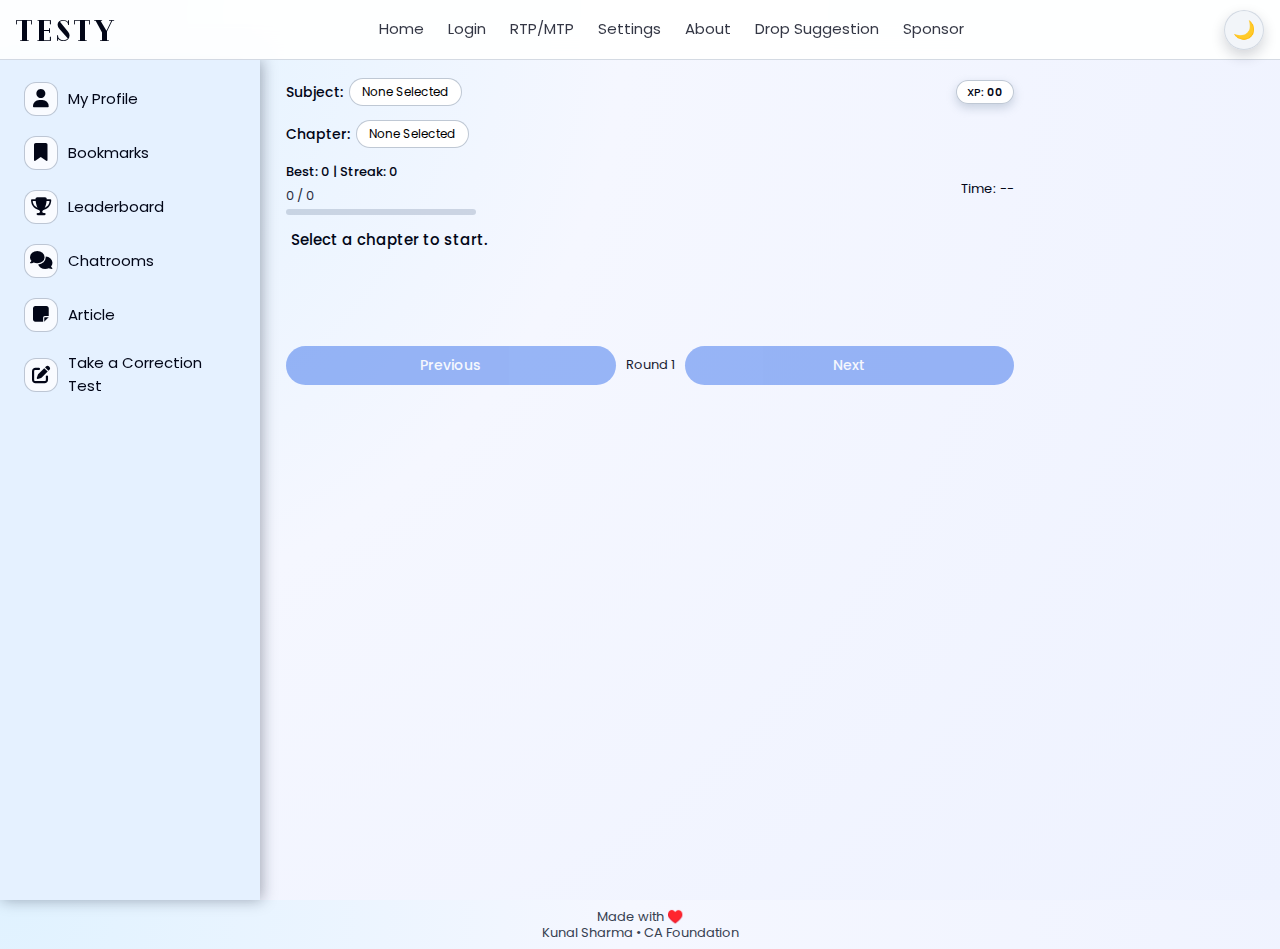
<file: index.html>
<!DOCTYPE html>
<html lang="en">
<head>
  <meta charset="UTF-8" />
  <title>TESTY</title>
  <meta name="viewport" content="width=device-width, initial-scale=1.0" />
<script src="questions.js"></script>
  <!-- Font Awesome -->
  <link rel="stylesheet"
        href="https://cdnjs.cloudflare.com/ajax/libs/font-awesome/6.5.0/css/all.min.css" />
  
  <link rel="stylesheet" href="https://fonts.googleapis.com/css2?family=Poppins:wght@300;400;500;600;700&display=swap">


<link rel="apple-touch-icon" sizes="180x180" href="favicon/apple-touch-icon.png">
<link rel="icon" type="image/png" sizes="32x32" href="favicon/favicon-32x32.png">
<link rel="icon" type="image/png" sizes="16x16" href="favicon/favicon-16x16.png">
<link rel="manifest" href="favicon/site.webmanifest">
<link rel="icon" type="image/png" sizes="192x192" href="favicon/android-chrome-192x192.png">
<link rel="icon" type="image/png" sizes="512x512" href="favicon/android-chrome-512x512.png">
<link rel="shortcut icon" href="favicon/favicon.ico">
<link rel="stylesheet" href="style.css">
</head>
<body>
  <!-- ========== PRELOADER ========== -->
  <div id="preloader" class="preloader">
    <div class="preloader-card">
      <div class="preloader-logo">TESTY</div>
      <div class="preloader-sub">Loading your questions…</div>
      <div class="preloader-bar">
        <div class="preloader-bar-inner"></div>
      </div>
    </div>
  </div>


  <!-- ========== HEADER ========== -->
  <header class="top-bar">
    <div class="logo">TESTY</div>

    <!-- Desktop nav -->
    <nav class="top-nav">
      <a href="index.html" class="desk-nav-item">Home</a>
      <a href="auth.html">Login</a>
      <a href="rtp_mtp.html">RTP/MTP</a>
      <a href="settings.html">Settings</a>
      <a href="about.html">About</a>
      <a href="feedback.html">Drop Suggestion</a>
      <a href="sponsor.html">Sponsor</a>

    </nav>

    <div class="right-controls">
      <button class="top-btn" id="themeToggle">🌙</button>
      <button class="top-btn" id="menuBtn"><i class="fas fa-bars"></i></button>
    </div>
  </header>

  <!-- ========== LEFT SIDEBAR + HANDLE ========== -->
  <div class="left-handle" id="leftHandle"></div>

  <aside class="left-sidebar" id="leftSidebar">
    <ul class="left-list">
<li>
  <a href="profile.html" class="left-link">
    <span class="left-icon-box"><i class="fa-solid fa-user"></i></span>
    <span class="left-text">My Profile</span>
  </a>
</li>

<li>
  <a href="bookmarks.html" class="left-link">
    <span class="left-icon-box"><i class="fa-solid fa-bookmark"></i></span>
    Bookmarks
  </a>
</li>

<li>
  <a href="#" class="left-link">
    <span class="left-icon-box"><i class="fa-solid fa-trophy"></i></span>
    Leaderboard
  </a>
</li>

<li>
  <a href="chatrooms.html" class="left-link">
    <span class="left-icon-box"><i class="fa-solid fa-comments"></i></span>
    Chatrooms
  </a>
</li>
<li>
  <a href="articles/How To Overcome Overthinking while exams.html" class="left-link">
    <span class="left-icon-box"><i class="fa-solid fa-note-sticky"></i></span>
    Article
  </a>
</li>
<li>
  <a href="wrongs.html" class="left-link">
    <span class="left-icon-box"><i class="fa-solid fa-pen-to-square"></i></span>
    Take a Correction Test
  </a>
</li>
    </ul>
  </aside>

  <div class="left-overlay" id="leftOverlay"></div>

  <!-- ========== RIGHT SIDEBAR ========== -->
  <aside class="right-sidebar" id="rightSidebar">
    <div class="right-header">
      <span>TESTY Menu</span>
      <button class="right-close" id="rightClose">✕</button>
    </div>
    <ul class="right-links">
      <li class="nav-item" data-page="index"><a href="index.html">Home</a></li>
      <li><a href="auth.html">Login / Signup</a></li>
      <li><a href="rtp_mtp.html">RTP/MTP</a></li>
      <li><a href="settings.html">Settings</a></li>
      <li><a href="about.html">About</a></li>
      <li><a href="sponsor.html">Sponsor</a></li>
      <li><a href="feedback.html">Drop Suggestion</a></li>
    </ul>
  </aside>

  <div class="right-overlay" id="rightOverlay"></div>

  <!-- ========== MAIN CONTENT ========== -->
<main>
<!-- Subject + Chapter selection -->
<section class="chapter-bar">
  <!-- SUBJECT -->
  <span class="chapter-label">Subject:</span>
  <button class="chapter-select" id="subjectSelectBtn" type="button">
    <span id="subjectSelectText">None Selected</span>
  </button>
  <div class="chapter-dropdown" id="subjectDropdown"></div>
    <span class="chapter-xp-label">
    XP: <span id="xpValue">00</span>
  </span>
</section>

<section class="chapter-bar">
  <!-- CHAPTER -->
  <span class="chapter-label">Chapter:</span>
  <button class="chapter-select" id="chapterSelectBtn" type="button">
    <span id="chapterSelectText">None Selected</span>
  </button>
  <div class="chapter-dropdown" id="chapterDropdown"></div>

  <!-- NEW: XP DISPLAY -->

</section>

  <!-- Top: Best / Streak, Progress, Timer -->
<section class="mcq-top">
  <div class="mcq-progress-info">
    <div class="streak-row">
      <span id="bestStreak">Best: 0 | Streak: 0</span>

      <!-- NEW: In-order toggle -->

    </div>

    <span id="questionCounter">0 / 0</span>
    <div class="mcq-progress-bar">
      <div class="mcq-progress-inner" id="mcqProgressInner"></div>
    </div>
  </div>

  <div class="mcq-timer">
    <span>Time:</span>
    <span id="timerDisplay">00:45</span>
  </div>
</section>

  <!-- Question + options (no card frame) -->
  <section class="mcq-card">
    <div class="mcq-question" id="mcqQuestionText">
      Click 'None Selected' to start.

    </div>
  <button class="bookmark-btn" id="bookmarkBtn" type="button">
      <i class="fa-regular fa-star"></i>
    </button>
    <div class="mcq-options" id="mcqOptionsContainer">
      <!-- options by JS -->
    </div>
  </section>

  <!-- Nav line: 3 equal parts -->
  <section class="mcq-nav">
    <button id="prevQuestionBtn" class="nav-btn" disabled>Previous</button>
    <span id="roundLabel" class="round-label">Round: 1</span>
    <button id="nextQuestionBtn" class="nav-btn" disabled>Next</button>
  </section>

  <hr class="marks-separator">

  <!-- Marks line (after quiz finished) -->
  <div class="marks-line">
    Marks: <span id="marksValue">--</span>
  </div>

  <!-- Review + PDF buttons -->
  <div class="review-actions">
    <button id="reviewBtn" class="small-btn" disabled>Review Questions</button>
    <button id="savePdfBtn" class="small-btn" disabled>Save as PDF</button>
  </div>

  <!-- Scrollable review area -->
  <section id="reviewSection" class="review-section">
    <!-- Filled by JS after quiz -->
  </section>
</main>

  <!-- ========== SCRIPT ========== -->
<script>


(function () {
  /* ================= THEME ================= */
  const themeToggle = document.getElementById("themeToggle");
  const savedTheme = localStorage.getItem("theme");

  if (savedTheme === "dark") {
    document.body.classList.add("dark");
  }
  if (themeToggle) {
    themeToggle.textContent = document.body.classList.contains("dark")
      ? "☀️"
      : "🌙";
  }

  function setTheme(isDark) {
    document.body.classList.toggle("dark", isDark);
    localStorage.setItem("theme", isDark ? "dark" : "light");
    if (themeToggle) {
      themeToggle.textContent = isDark ? "☀️" : "🌙";
    }
  }

  if (themeToggle) {
    themeToggle.addEventListener("click", () => {
      setTheme(!document.body.classList.contains("dark"));
    });
  }

  // read left sidebar visibility setting
  const hideLS = localStorage.getItem("set_leftSidebarHidden") === "1";
  document.body.classList.toggle("hide-left-sidebar", hideLS);

  /* ================= RIGHT SIDEBAR (HEADER MENU) ================= */
  const menuBtn      = document.getElementById("menuBtn");
  const rightSidebar = document.getElementById("rightSidebar");
  const rightOverlay = document.getElementById("rightOverlay");
  const rightClose   = document.getElementById("rightClose");

  function openRightSidebar() {
    if (!rightSidebar || !rightOverlay) return;
    rightSidebar.classList.add("open");
    rightOverlay.classList.add("show");
  }
  function closeRightSidebar() {
    if (!rightSidebar || !rightOverlay) return;
    rightSidebar.classList.remove("open");
    rightOverlay.classList.remove("show");
  }
  if (menuBtn)    menuBtn.addEventListener("click", openRightSidebar);
  if (rightClose) rightClose.addEventListener("click", closeRightSidebar);
  if (rightOverlay) rightOverlay.addEventListener("click", closeRightSidebar);

  /* ================= LEFT SIDEBAR (HANDLE + SWIPE) ================= */
  const leftSidebar = document.getElementById("leftSidebar");
  const leftOverlay = document.getElementById("leftOverlay");
  const leftHandle  = document.getElementById("leftHandle");

  function openLeftSidebar() {
    if (!leftSidebar || !leftOverlay) return;
    leftSidebar.classList.add("open");
    leftOverlay.classList.add("show");
  }
  function closeLeftSidebar() {
    if (!leftSidebar || !leftOverlay) return;
    leftSidebar.classList.remove("open");
    leftOverlay.classList.remove("show");
  }

  if (leftHandle)  leftHandle.addEventListener("click", openLeftSidebar);
  if (leftOverlay) leftOverlay.addEventListener("click", closeLeftSidebar);

  // swipe in from handle
  let handleStartX = null;
  if (leftHandle) {
    leftHandle.addEventListener("touchstart", e => {
      handleStartX = e.touches[0].clientX;
    }, { passive: true });

    leftHandle.addEventListener("touchend", e => {
      if (handleStartX == null) return;
      const endX = e.changedTouches[0].clientX;
      if (endX - handleStartX > 40) openLeftSidebar();
      handleStartX = null;
    }, { passive: true });
  }

  // swipe out from sidebar
  let sideStartX = null;
  if (leftSidebar) {
    leftSidebar.addEventListener("touchstart", e => {
      sideStartX = e.touches[0].clientX;
    }, { passive: true });

    leftSidebar.addEventListener("touchend", e => {
      if (sideStartX == null) return;
      const endX = e.changedTouches[0].clientX;
      if (sideStartX - endX > 40) closeLeftSidebar();
      sideStartX = null;
    }, { passive: true });
  }

  /* ================= BOOKMARK STAR (shared via localStorage) ================= */
  const bookmarkBtn = document.getElementById("bookmarkBtn");
  const BOOKMARK_KEY = "quizBookmarks";

  function loadBookmarks() {
    try {
      const raw = localStorage.getItem(BOOKMARK_KEY);
      if (!raw) return [];
      const arr = JSON.parse(raw);
      return Array.isArray(arr) ? arr : [];
    } catch {
      return [];
    }
  }
  function saveBookmarks(list) {
    localStorage.setItem(BOOKMARK_KEY, JSON.stringify(list));
  }

  let bookmarkList = loadBookmarks();

  function isBookmarked(chapterId, baseIndex) {
    return bookmarkList.some(
      (b) => b.chapterId === chapterId && b.baseIndex === baseIndex
    );
  }

  function toggleBookmark(chapterId, baseIndex) {
    const idx = bookmarkList.findIndex(
      (b) => b.chapterId === chapterId && b.baseIndex === baseIndex
    );
    if (idx >= 0) {
      bookmarkList.splice(idx, 1);
    } else {
      bookmarkList.push({ chapterId, baseIndex });
    }
    saveBookmarks(bookmarkList);
  }

/* ================= XP SYSTEM ================= */
  const XP_KEY = "quizXP";
  const XP_AWARDED_KEY = "quizXpAwarded";
const DAILY_XP_KEY      = "quizDailyXp";
  const STREAK_KEY        = "quizDayStreak";
  const LAST_DAY_KEY      = "quizLastXpDate";
  const MOST_DAILY_XP_KEY = "quizMostDailyXp";

  // load daily XP map { "YYYY-MM-DD": number }
  function loadDailyXp() {
    try {
      const raw = localStorage.getItem(DAILY_XP_KEY);
      const obj = raw ? JSON.parse(raw) : {};
      return obj && typeof obj === "object" ? obj : {};
    } catch {
      return {};
    }
  }

  let dailyXp = loadDailyXp();

  let dayStreak = parseInt(localStorage.getItem(STREAK_KEY), 10);
  if (isNaN(dayStreak) || dayStreak < 0) dayStreak = 0;

  let lastXpDate = localStorage.getItem(LAST_DAY_KEY) || null;

  let mostDailyXp = parseInt(localStorage.getItem(MOST_DAILY_XP_KEY), 10);
  if (isNaN(mostDailyXp) || mostDailyXp < 0) mostDailyXp = 0;

  function getTodayKey() {
    const d = new Date();
    const y = d.getFullYear();
    const m = String(d.getMonth() + 1).padStart(2, "0");
    const day = String(d.getDate()).padStart(2, "0");
    return `${y}-${m}-${day}`; // YYYY-MM-DD
  }

  function saveDailyXp() {
    try {
      localStorage.setItem(DAILY_XP_KEY, JSON.stringify(dailyXp));
    } catch (e) {
      // ignore quota errors
    }
  }

  // Jab bhi XP increase ho, yahan se call karo (delta = +5 ya +3 etc.)
  function updateDailyXpAndStreak(delta) {
    if (!delta || delta <= 0) return;

    const today = getTodayKey();
    const prev  = dailyXp[today] || 0;
    const next  = prev + delta;
    dailyXp[today] = next;
    saveDailyXp();

    // 🔥 FIRST XP of the day => streak logic
    if (prev === 0 && next > 0) {
      if (!lastXpDate) {
        // bilkul first time ever
        dayStreak = 1;
      } else {
        if (lastXpDate !== today) {
          const last = new Date(lastXpDate);
          const cur  = new Date(today);
          const diffMs   = cur - last;
          const diffDays = Math.round(diffMs / 86400000);

          if (diffDays === 1) {
            // kal bhi XP mila tha → streak continue
            dayStreak += 1;
          } else {
            // gap aa gaya → streak reset
            dayStreak = 1;
          }
        }
        // agar lastXpDate === today aur prev===0 case practically nahi aayega,
        // par safety ke liye streak change nahi karenge.
      }

      lastXpDate = today;
      localStorage.setItem(LAST_DAY_KEY, lastXpDate);
      localStorage.setItem(STREAK_KEY, String(dayStreak));
    }

    // ⭐ Most daily XP update
    if (next > mostDailyXp) {
      mostDailyXp = next;
      localStorage.setItem(MOST_DAILY_XP_KEY, String(mostDailyXp));
    }
  }

  const xpDisplay = document.getElementById("xpValue");

  function loadXP() {
    const v = parseInt(localStorage.getItem(XP_KEY), 10);
    return isNaN(v) ? 0 : v;
  }

  let xp = loadXP();

  function updateXpUI() {
    if (!xpDisplay) return;
    // 2 digit styling: 5 -> "05"
    xpDisplay.textContent = String(xp).padStart(2, "0");
  }

  function saveXP() {
    localStorage.setItem(XP_KEY, String(xp));
    updateXpUI();
  }
  // ---------- XP toast (Transferred!) ----------
function showXpTransferredToast() {
  const el = document.getElementById("xpToast");
  if (!el) return;
  el.classList.add("show");
  setTimeout(() => {
    el.classList.remove("show");
  }, 2200);
}

// ---------- main XP grant helper ----------
function grantXP(delta) {
  if (!delta || delta <= 0) return;

  // screen XP (0–99)
  xp += delta;
  let transferred = false;

  // if went over/equals 100 → wrap down and mark transferred
  while (xp >= 100) {
    xp -= 100;
    transferred = true;
  }

  // save wrapped XP for the header
  saveXP();

  // but stats/profile should get FULL delta
  updateDailyXpAndStreak(delta);

  if (transferred) {
    showXpTransferredToast();
  }
}

  // per-question XP guard so same question se bar-bar XP na mile
  function loadXpAwarded() {
    try {
      const raw = localStorage.getItem(XP_AWARDED_KEY);
      const arr = raw ? JSON.parse(raw) : [];
      return Array.isArray(arr) ? arr : [];
    } catch {
      return [];
    }
  }

  let xpAwardedList = loadXpAwarded();

  function saveXpAwarded() {
    localStorage.setItem(XP_AWARDED_KEY, JSON.stringify(xpAwardedList));
  }

  function hasXpAward(subjectId, chapterId, baseIndex) {
    return xpAwardedList.some(
      e =>
        e.subjectId === subjectId &&
        e.chapterId === chapterId &&
        e.baseIndex === baseIndex
    );
  }

  function markXpAward(subjectId, chapterId, baseIndex) {
    if (hasXpAward(subjectId, chapterId, baseIndex)) return;
    xpAwardedList.push({ subjectId, chapterId, baseIndex });
    saveXpAwarded();
  }

  // first paint of XP on load
  updateXpUI();

  /* ================= MCQ ENGINE ================= */

  // ===== timer helpers (uses settings from localStorage) =====
  const QUESTION_TIME_DEFAULT = 45;
  function getQuestionTime() {
    // key aligned with settings.html: set_questionTimeSeconds
    const v = parseInt(localStorage.getItem("set_questionTimeSeconds"), 10);
    if (!isNaN(v) && v >= 30) return v;
    return QUESTION_TIME_DEFAULT;
  }
  let QUESTION_TIME = getQuestionTime();

  // ---- Subject / Chapter state ----
  let currentSubject = null;     // { id, name, chapters }
  let chapters       = [];       // currentSubject.chapters

  // ---- question state ----
  let currentChapter    = null;  // { id, name, questions }
  let baseQuestions     = [];    // all questions for chapter ({ text, options, correctIndex, _baseIndex })
  let currentQuestions  = [];    // questions of current round
  let currentIndex      = 0;     // index in currentQuestions
  let answers           = [];    // option index or null per currentQuestions index

  let firstRoundAnswers = [];    // aligned with baseQuestions
  let attemptedFirstCnt = 0;
  let mastered          = [];    // baseIndex -> true once answered correctly

  let roundNumber       = 1;
  let quizFinished      = false;

  let marksCorrectFirst = 0;
  let marksWrongFirst   = 0;
  let marks             = null;

  let currentStreak     = 0;
  let bestStreak        = 0;

  let timerInterval     = null;
  let timeRemaining     = QUESTION_TIME;
  let autoNextTimeout   = null;

  // ---- user settings ----
  function getBoolSetting(key, def = true) {
    const v = localStorage.getItem(key);
    if (v === null) return def;
    return v === "1";
  }

  let cfg_randomizeQuestions = getBoolSetting("set_randomizeQuestions", true);
  let cfg_randomizeOptions   = getBoolSetting("set_randomizeOptions", true);
  let cfg_showLetters        = getBoolSetting("set_showLetters", true);
  let cfg_timerOn            = getBoolSetting("set_timerOn", true);
  let cfg_autoSkip           = getBoolSetting("set_autoSkip", true);

  // ---- DOM refs ----
  const subjectSelectBtn   = document.getElementById("subjectSelectBtn");
  const subjectSelectText  = document.getElementById("subjectSelectText");
  const subjectDropdown    = document.getElementById("subjectDropdown");



  const chapterSelectBtn   = document.getElementById("chapterSelectBtn");
  const chapterSelectText  = document.getElementById("chapterSelectText");
  const chapterDropdown    = document.getElementById("chapterDropdown");

  const orderToggle        = document.getElementById("orderToggle");

  const mcqQuestionText    = document.getElementById("mcqQuestionText");
  const mcqOptionsContainer= document.getElementById("mcqOptionsContainer");

  const questionCounter    = document.getElementById("questionCounter");
  const progressInner      = document.getElementById("mcqProgressInner");
  const timerDisplay       = document.getElementById("timerDisplay");

  const prevBtn            = document.getElementById("prevQuestionBtn");
  const nextBtn            = document.getElementById("nextQuestionBtn");
  const roundLabel         = document.getElementById("roundLabel");
  const bestStreakSpan     = document.getElementById("bestStreak");
  const marksValue         = document.getElementById("marksValue");

  const markSep            = document.querySelector(".marks-separator");
  const marksLine          = document.querySelector(".marks-line");
  const reviewActions      = document.querySelector(".review-actions");
  const reviewBtn          = document.getElementById("reviewBtn");
  const savePdfBtn         = document.getElementById("savePdfBtn");
  const reviewSection      = document.getElementById("reviewSection");

  if (timerDisplay) timerDisplay.textContent = "--";

  // ====== BOOKMARK BUTTON HANDLER (NOW USING CURRENT QUESTION) ======
  if (bookmarkBtn) {
    bookmarkBtn.addEventListener("click", () => {
      // need a chapter + question loaded
      if (!currentChapter || !currentQuestions.length) return;
      const q = currentQuestions[currentIndex];
      if (!q || q._baseIndex == null) return;

      const chapterId = currentChapter.id;
      const baseIndex = q._baseIndex;

      // toggle in localStorage
      toggleBookmark(chapterId, baseIndex);
updateBookmarkVisual(chapterId, baseIndex);
    });
  }

// Close other dropdown when opening one
subjectSelectBtn.addEventListener("click", () => {
  chapterDropdown.classList.remove("show");
});

chapterSelectBtn.addEventListener("click", () => {
  subjectDropdown.classList.remove("show");
});


/* ----- Wrong attempts storage ----- */





function getWrongIndicesForChapter(subjectId, chapterId) {
  return loadWrongList()
    .filter(w => w.subjectId === subjectId && w.chapterId === chapterId)
    .map(w => w.baseIndex);
}


  // ---- helpers ----
  function shuffleArray(arr) {
    for (let i = arr.length - 1; i > 0; i--) {
      const j = Math.floor(Math.random() * (i + 1));
      [arr[i], arr[j]] = [arr[j], arr[i]];
    }
  }

// Decide final option order for a question,
// following the custom rules for "All of the above", "None of the above",
// "Both (a) and (b)", "Neither (a) nor (b)", "Both 1 and 2", etc.
function computeOptionOrder(options, allowRandom) {
  const count   = options.length;
  const indices = Array.from({ length: count }, (_, i) => i);

  // If global option randomisation is OFF, keep default order
  if (!allowRandom) return indices;

  // Normalise helper
  function norm(s) {
    return s.toLowerCase().replace(/\s+/g, " ").trim();
  }

  // Classify each option
  const allAboveIdx   = [];
  const noneAboveIdx  = [];
  const bothABIdx     = []; // "both (a) and (b)" or "both a and b"
  const onlyABIdx     = []; // "only (a) and (b)" or "only a and b"
  const both12Idx     = []; // "both (1) and (2)" or "both 1 and 2"
  const neitherABIdx  = []; // "neither (a) nor (b)" / "neither a nor b"

  options.forEach((text, i) => {
    const t = norm(text);

    // All / None
    if (t.includes("all of the above") || t.includes("all the above")) {
      allAboveIdx.push(i);
    }
    if (t.includes("none of the above") || t.startsWith("none of the")) {
      noneAboveIdx.push(i);
    }

    // Both / Only (a) and (b)
    if (t.includes("both (a) and (b)") || t.includes("both a and b")) {
      bothABIdx.push(i);
    }
    if (t.includes("only (a) and (b)") || t.includes("only a and b")) {
      onlyABIdx.push(i);
    }

    // Both 1 and 2
    if (t.includes("both (1) and (2)") || t.includes("both 1 and 2")) {
      both12Idx.push(i);
    }

    // Neither (a) nor (b)
    if (t.includes("neither (a) nor (b)") || t.includes("neither a nor b")) {
      neitherABIdx.push(i);
    }
  });

  const total = indices.length;

  // Helper to shuffle an array copy
  function shuffled(arr) {
    const copy = arr.slice();
    shuffleArray(copy);
    return copy;
  }

  // ---------------- RULE 3 ----------------
  // 3rd when question has 2 options as Both (a) and (b) and neither (a) and (b),
  // Then The neither one should be at 4th, both one will be at 3rd place.
  if (total === 4 && bothABIdx.length === 1 && neitherABIdx.length === 1) {
    const normal = indices.filter(i => i !== bothABIdx[0] && i !== neitherABIdx[0]);
    const normalShuffled = shuffled(normal); // first 2 positions
    return [...normalShuffled, bothABIdx[0], neitherABIdx[0]];
  }

  // ---------------- RULE 4 + RULE 6 ----------------
  // 4th if the question has 2 options as" Both (a) and (b) or both (1) or (2), None of the Above"
  // then the None one should be at 4th, and both one should be at 3rd.
  // 6th If questions both 1 and 2, and None of the Above. Then the None one should be at 4th, and Both one at 3rd.
  if (
    total === 4 &&
    noneAboveIdx.length === 1 &&
    (bothABIdx.length === 1 || both12Idx.length === 1)
  ) {
    const bothIdx = bothABIdx[0] != null ? bothABIdx[0] : both12Idx[0];
    const noneIdx = noneAboveIdx[0];

    const normal = indices.filter(i => i !== bothIdx && i !== noneIdx);
    const normalShuffled = shuffled(normal); // first 2 positions
    return [...normalShuffled, bothIdx, noneIdx];
  }

  // ---------------- RULE 1 ----------------
  // 1st when question include All the Above as options and other 3 are normal
  // than All the above should always be at 4th place.
  if (
    total === 4 &&
    allAboveIdx.length === 1 &&
    noneAboveIdx.length === 0 &&
    bothABIdx.length === 0 &&
    both12Idx.length === 0 &&
    onlyABIdx.length === 0 &&
    neitherABIdx.length === 0
  ) {
    const allIdx = allAboveIdx[0];
    const normal = indices.filter(i => i !== allIdx);
    const normalShuffled = shuffled(normal); // first 3 positions
    return [...normalShuffled, allIdx];
  }

  // ---------------- RULE 2 ----------------
  // 2nd when Question has none Of the above only and other 3 are normals
  // then None of the Above should always be at 4th place.
  if (
    total === 4 &&
    noneAboveIdx.length === 1 &&
    allAboveIdx.length === 0 &&
    bothABIdx.length === 0 &&
    both12Idx.length === 0 &&
    onlyABIdx.length === 0 &&
    neitherABIdx.length === 0
  ) {
    const noneIdx = noneAboveIdx[0];
    const normal = indices.filter(i => i !== noneIdx);
    const normalShuffled = shuffled(normal); // first 3 positions
    return [...normalShuffled, noneIdx];
  }

  // ---------------- RULE 5 ----------------
  // 5th if the question include Both 'a' and 'b', And others are normal
  // then keep the both option at 4th place.
  if (
    total === 4 &&
    bothABIdx.length === 1 &&
    allAboveIdx.length === 0 &&
    noneAboveIdx.length === 0 &&
    both12Idx.length === 0 &&
    onlyABIdx.length === 0 &&
    neitherABIdx.length === 0
  ) {
    const bothIdx = bothABIdx[0];
    const normal = indices.filter(i => i !== bothIdx);
    const normalShuffled = shuffled(normal); // first 3 positions
    return [...normalShuffled, bothIdx];
  }

  // ---------------- RULE 7 ----------------
  // 7th If questions only include option as "only (a) and (b)" and others normal
  // keep it as it is don't shuffle that question's options.
  if (
    total === 4 &&
    onlyABIdx.length === 1 &&
    allAboveIdx.length === 0 &&
    noneAboveIdx.length === 0 &&
    bothABIdx.length === 0 &&
    both12Idx.length === 0 &&
    neitherABIdx.length === 0
  ) {
    // No shuffle, keep author order
    return indices;
  }

  // ---------------- DEFAULT / FALLBACK ----------------
  // For all other cases:
  // - "All of the above" and "None of the above" go to the end (in original relative order)
  // - The rest are shuffled normally.
  const specialsLast = indices.filter(i => allAboveIdx.includes(i) || noneAboveIdx.includes(i));
  const normal = indices.filter(i => !specialsLast.includes(i));
  const normalShuffled = shuffled(normal);

  return [...normalShuffled, ...specialsLast];
}
  function formatTime(sec) {
    return `${sec}s`;
  }

  function clearTimer() {
    if (timerInterval) {
      clearInterval(timerInterval);
      timerInterval = null;
    }
  }

  function clearAutoNext() {
    if (autoNextTimeout) {
      clearTimeout(autoNextTimeout);
      autoNextTimeout = null;
    }
  }

  function setLiveQuestionBorder(color) {
    if (!mcqOptionsContainer) return;
    const box = mcqOptionsContainer.closest(".mcq-card") || mcqOptionsContainer.parentElement;
    if (!box) return;

    if (color) {
      box.style.border = `1px solid ${color}`;
      box.style.borderRadius = "12px";
      box.style.padding = "10px";
    } else {
      box.style.border = "";
    }
  }

  function startTimerForCurrentQuestion() {
    cfg_timerOn = getBoolSetting("set_timerOn", true);

    if (!cfg_timerOn) {
      clearTimer();
      if (timerDisplay) timerDisplay.textContent = "--";
      return;
    }
    if (!timerDisplay) return;

    clearTimer();
    clearAutoNext();

    if (quizFinished || !currentQuestions.length || answers[currentIndex] !== null) {
      timerDisplay.textContent = "--";
      return;
    }

    QUESTION_TIME = getQuestionTime();
    timeRemaining = QUESTION_TIME;
    timerDisplay.textContent = formatTime(timeRemaining);

    timerInterval = setInterval(() => {
      timeRemaining--;
      timerDisplay.textContent = formatTime(timeRemaining);
      if (timeRemaining <= 0) {
        clearTimer();
        handleTimeUp();
      }
    }, 1000);
  }

  function handleTimeUp() {
    if (answers[currentIndex] == null && !quizFinished) {
      currentStreak = 0;
      updateStats();
      goToNextQuestion(true);
    }
  }

  function updateProgress() {
    if (!questionCounter || !progressInner || !baseQuestions.length) {
      if (questionCounter) questionCounter.textContent = "0 / 0";
      if (progressInner)   progressInner.style.width = "0%";
      return;
    }
    const total = baseQuestions.length;
    const attempted = attemptedFirstCnt;
    questionCounter.textContent = `${attempted} / ${total}`;
    const pct = (attempted / total) * 100;
    progressInner.style.width = `${pct}%`;
  }

  function updateStats() {
    if (bestStreakSpan) {
      bestStreakSpan.textContent = `Best: ${bestStreak} | Streak: ${currentStreak}`;
    }
    if (roundLabel) {
      roundLabel.textContent = (roundNumber === 1) ? "Round 1" : "Retrying round";
    }
    if (marksValue) {
      marksValue.textContent = marks == null ? "--" : `${marks.toFixed(2)} M`;
    }
  }

  function computeMarks() {
    return marksCorrectFirst * 1 + marksWrongFirst * -0.25;
  }

  /* ---------- SUBJECT DROPDOWN ---------- */
  function populateSubjectDropdown() {
    if (!subjectDropdown || typeof subjects === "undefined") return;
    subjectDropdown.innerHTML = "";

    subjects.forEach(sub => {
      const btn = document.createElement("button");
      btn.type = "button";
      btn.className = "chapter-option";
      btn.textContent = sub.name;
      btn.addEventListener("click", () => {
        subjectDropdown.classList.remove("show");
        loadSubject(sub.id);
      });
      subjectDropdown.appendChild(btn);
    });
  }

function updateBookmarkVisual(chapterId, baseIndex) {
  if (!bookmarkBtn) return;
  const icon = bookmarkBtn.querySelector("i");
  const active = chapterId && baseIndex != null && isBookmarked(chapterId, baseIndex);

  bookmarkBtn.classList.toggle("active", active);

  if (icon) {
    if (active) {
      icon.classList.remove("fa-regular");
      icon.classList.add("fa-solid");
    } else {
      icon.classList.remove("fa-solid");
      icon.classList.add("fa-regular");
    }
  }
}

  function loadSubject(subjectId) {
    if (typeof subjects === "undefined") return;
    const sub = subjects.find(s => s.id === subjectId);
    if (!sub) return;

    currentSubject = sub;
    chapters = Array.isArray(sub.chapters) ? sub.chapters : [];

    if (subjectSelectText) subjectSelectText.textContent = sub.name;

    // reset chapter + quiz state
    currentChapter    = null;
    baseQuestions     = [];
    currentQuestions  = [];
    currentIndex      = 0;
    answers           = [];
    firstRoundAnswers = [];
    attemptedFirstCnt = 0;
    mastered          = [];
    roundNumber       = 1;
    quizFinished      = false;
    marksCorrectFirst = 0;
    marksWrongFirst   = 0;
    marks             = null;
    currentStreak     = 0;
    bestStreak        = 0;

    if (chapterSelectText) chapterSelectText.textContent = "None Selected";

    clearTimer();
    clearAutoNext();
    if (timerDisplay) timerDisplay.textContent = "--";

    resetSummaryUI();
    updateStats();
    updateProgress();
    renderQuestion(); // will say "Select a chapter to start."

    populateChapterDropdown();
  }

  if (subjectSelectBtn && subjectDropdown) {
    subjectSelectBtn.addEventListener("click", (e) => {
      e.stopPropagation();
      subjectDropdown.classList.toggle("show");
    });
    document.addEventListener("click", (e) => {
      if (!subjectSelectBtn.contains(e.target) &&
          !subjectDropdown.contains(e.target)) {
        subjectDropdown.classList.remove("show");
      }
    });
  }

  /* ---------- CHAPTER DROPDOWN (depends on currentSubject) ---------- */
  function populateChapterDropdown() {
    chapterDropdown.innerHTML = "";

    if (!chapters || !chapters.length) {
      return;
    }

    chapters.forEach(ch => {
      const btn = document.createElement("button");
      btn.type = "button";
      btn.className = "chapter-option";
      btn.textContent = ch.name;
      btn.addEventListener("click", () => {
        chapterDropdown.classList.remove("show");
        loadChapter(ch.id);
      });
      chapterDropdown.appendChild(btn);
    });
  }

  if (chapterSelectBtn && chapterDropdown) {
    chapterSelectBtn.addEventListener("click", e => {
      e.stopPropagation();
      chapterDropdown.classList.toggle("show");
    });
    document.addEventListener("click", e => {
      if (!chapterSelectBtn.contains(e.target) &&
          !chapterDropdown.contains(e.target)) {
        chapterDropdown.classList.remove("show");
      }
    });
  }

  if (orderToggle) {
    orderToggle.addEventListener("change", () => {
      if (currentChapter) {
        loadChapter(currentChapter.id);
      }
    });
  }

  /* ---------- reset summary UI ---------- */
  function resetSummaryUI() {
    if (markSep)       markSep.style.display = "none";
    if (marksLine)     marksLine.style.display = "none";
    if (reviewActions) reviewActions.style.display = "none";
    if (reviewBtn)     reviewBtn.disabled = true;
    if (savePdfBtn)    savePdfBtn.disabled = true;

    if (reviewSection) {
      reviewSection.style.display = "none";
      reviewSection.innerHTML = "";
    }
  }

  /* ---------- loadChapter (uses chapters from currentSubject) ---------- */
  function loadChapter(chapterId) {
    if (!chapters || !chapters.length) return;
    const chapter = chapters.find(c => c.id === chapterId);
    if (!chapter) return;

    clearTimer();
    clearAutoNext();
    if (timerDisplay) timerDisplay.textContent = "--";

    currentChapter = chapter;
    baseQuestions = chapter.questions.map((q, idx) => ({
      ...q,
      _baseIndex: idx
    }));
    mastered = Array(baseQuestions.length).fill(false);

    cfg_randomizeQuestions = getBoolSetting("set_randomizeQuestions", true);

    currentQuestions = [...baseQuestions];
    if (cfg_randomizeQuestions) {
      shuffleArray(currentQuestions);
    }

    currentIndex      = 0;
    answers           = Array(currentQuestions.length).fill(null);
    firstRoundAnswers = Array(baseQuestions.length).fill(null);
    attemptedFirstCnt = 0;

    roundNumber       = 1;
    quizFinished      = false;
    marksCorrectFirst = 0;
    marksWrongFirst   = 0;
    marks             = null;
    currentStreak     = 0;
    bestStreak        = 0;

    if (chapterSelectText) chapterSelectText.textContent = chapter.name;

    if (prevBtn) prevBtn.disabled = true;
    if (nextBtn) nextBtn.disabled = true;

    resetSummaryUI();
    updateStats();
    updateProgress();
    renderQuestion();
    startTimerForCurrentQuestion();
  }

  /* ---------- renderQuestion ---------- */
  function renderQuestion() {
    if (!mcqQuestionText || !mcqOptionsContainer) return;

    const q = currentQuestions[currentIndex];

    setLiveQuestionBorder(null);

    if (!q) {
      mcqQuestionText.textContent = "Select a chapter to start.";
      mcqOptionsContainer.innerHTML = "";
      if (prevBtn) prevBtn.disabled = true;
      if (nextBtn) nextBtn.disabled = true;

      if (bookmarkBtn) {
        bookmarkBtn.style.display = "none";
        bookmarkBtn.classList.remove("active");
      }
      return;
    }

    mcqQuestionText.textContent = `${currentIndex + 1}. ${q.text}`;
    mcqOptionsContainer.innerHTML = "";

    // update star state from localStorage
    if (bookmarkBtn && currentChapter && q._baseIndex != null) {
  bookmarkBtn.style.display = "inline-flex";
  updateBookmarkVisual(currentChapter.id, q._baseIndex);
}

    const savedAnswer = answers[currentIndex];

    cfg_randomizeOptions = getBoolSetting("set_randomizeOptions", true);
    cfg_showLetters      = getBoolSetting("set_showLetters", true);

    // Decide order once per question, with special-case rules
    if (!q._optionOrder) {
      q._optionOrder = computeOptionOrder(q.options, cfg_randomizeOptions);
    }

    q._optionOrder.forEach((optIndex, pos) => {
      const optText = q.options[optIndex];

      const btn = document.createElement("button");
      btn.type = "button";
      btn.className = "mcq-option-btn";
      btn.dataset.idx = String(optIndex);

      const letter = String.fromCharCode(65 + pos);
      const letterHTML = cfg_showLetters
        ? `<span class="opt-letter">${letter}.</span>`
        : "";

      btn.innerHTML = `
        ${letterHTML}
        <span class="opt-text">${optText}</span>
      `;

      if (savedAnswer !== null) {
        const isCorrectOpt = optIndex === q.correctIndex;
        const isSelected   = optIndex === savedAnswer;

        btn.classList.remove("correct", "wrong", "dimmed");

        if (isCorrectOpt) btn.classList.add("correct");
        if (isSelected && !isCorrectOpt) btn.classList.add("wrong");
        if (!isSelected && !isCorrectOpt) btn.classList.add("dimmed");

        btn.disabled = true;
      } else {
        btn.addEventListener("click", () => handleOptionClick(optIndex));
      }

      mcqOptionsContainer.appendChild(btn);
    });

    if (prevBtn) prevBtn.disabled = (currentIndex === 0);
    if (nextBtn) {
      if (!quizFinished) {
        nextBtn.disabled = (answers[currentIndex] === null);
      } else {
        nextBtn.disabled = (currentIndex === currentQuestions.length - 1);
      }
    }

    updateProgress();
    updateStats();
  }


// ========= WRONG QUESTION STORAGE (index.html side) =========
const WRONG_KEY = "quizWrongAttempts";

function loadWrongList() {
  try {
    const raw = localStorage.getItem(WRONG_KEY);
    const arr = raw ? JSON.parse(raw) : [];
    return Array.isArray(arr) ? arr : [];
  } catch {
    return [];
  }
}

function saveWrongList(list) {
  localStorage.setItem(WRONG_KEY, JSON.stringify(list));
}

function addWrongAttempt(subjectId, chapterId, baseIndex) {
  const list = loadWrongList();

  // avoid duplicates
  if (!list.some(w =>
    w.subjectId === subjectId &&
    w.chapterId === chapterId &&
    w.baseIndex === baseIndex
  )) {
    list.push({ subjectId, chapterId, baseIndex });
  }

  saveWrongList(list);
}

function removeWrongAttempt(subjectId, chapterId, baseIndex) {
  const list = loadWrongList().filter(w =>
    !(w.subjectId === subjectId &&
      w.chapterId === chapterId &&
      w.baseIndex === baseIndex)
  );

  saveWrongList(list);
}
  /* ---------- handleOptionClick ---------- */
  function handleOptionClick(selectedIdx) {
    if (quizFinished) return;
    if (!currentQuestions.length) return;

    const q = currentQuestions[currentIndex];
    if (!q) return;

    if (answers[currentIndex] !== null) return;

    clearTimer();
    clearAutoNext();

    const isCorrect = selectedIdx === q.correctIndex;

// --- XP: +5 only first correct time for this question ---
// --- XP: +5 only first correct time for this question ---
    

// XP: +5 EVERY time user answers correctly
if (isCorrect) {
  grantXP(5);
}

    if (isCorrect && q._baseIndex != null) {
      mastered[q._baseIndex] = true;
    }

// save wrongs for Round 1
  if (
    roundNumber === 1 &&
    q._baseIndex != null &&
    currentSubject &&
    currentChapter
  ) {
    if (!isCorrect) {
      addWrongAttempt(currentSubject.id, currentChapter.id, q._baseIndex);
    } else {
      // agar isi question ko Round-1 me sahi kiya ho
      removeWrongAttempt(currentSubject.id, currentChapter.id, q._baseIndex);
    }
  }

    setLiveQuestionBorder(isCorrect ? "#4caf50" : "#e53935");
    answers[currentIndex] = selectedIdx;

    const buttons = mcqOptionsContainer.querySelectorAll(".mcq-option-btn");
    buttons.forEach(btn => {
      const idx = parseInt(btn.dataset.idx, 10);
      const isCorrectOpt = idx === q.correctIndex;
      const isSelected   = idx === selectedIdx;

      btn.classList.remove("correct", "wrong", "dimmed");

      if (isCorrectOpt) btn.classList.add("correct");
      if (isSelected && !isCorrectOpt) btn.classList.add("wrong");
      if (!isSelected && !isCorrectOpt) btn.classList.add("dimmed");

      btn.disabled = true;
    });

    if (roundNumber === 1 && q._baseIndex != null && firstRoundAnswers[q._baseIndex] === null) {
      firstRoundAnswers[q._baseIndex] = selectedIdx;
      attemptedFirstCnt++;

      if (isCorrect) {
        marksCorrectFirst++;
      } else {
        marksWrongFirst++;
      }
    }

    if (isCorrect) {
      currentStreak++;
      if (currentStreak > bestStreak) bestStreak = currentStreak;
    } else {
      currentStreak = 0;
    }
// wrong answer -> save to wrong storage
if (!isCorrect && q._baseIndex != null) {
  addWrongAttempt(currentSubject.id, currentChapter.id, q._baseIndex);
}

// correct answer -> remove from wrong storage
if (isCorrect && q._baseIndex != null) {
  removeWrongAttempt(currentSubject.id, currentChapter.id, q._baseIndex);
}
    if (nextBtn && !quizFinished) nextBtn.disabled = false;

    updateStats();
    updateProgress();

    cfg_autoSkip = getBoolSetting("set_autoSkip", true);

    if (cfg_autoSkip) {
      const delay = isCorrect ? 1200 : 3000;
      autoNextTimeout = setTimeout(() => {
        autoNextTimeout = null;
        if (!quizFinished) {
          goToNextQuestion(false);
        }
      }, delay);
    }
  }

  /* ---------- navigation + infinite retry rounds ---------- */
  function goToNextQuestion(fromTimer) {
    if (!currentQuestions.length) return;

    if (!fromTimer && answers[currentIndex] === null && !quizFinished) {
      return;
    }

    if (currentIndex < currentQuestions.length - 1) {
      currentIndex++;
      renderQuestion();
      startTimerForCurrentQuestion();
      return;
    }

    finishRound();
  }

  function goToPrevQuestion() {
    if (!currentQuestions.length) return;
    if (currentIndex === 0) return;

    clearTimer();
    clearAutoNext();

    currentIndex--;
    renderQuestion();
    startTimerForCurrentQuestion();
  }

  function finishRound() {
    clearTimer();
    clearAutoNext();

    if (roundNumber === 1 && marks === null) {
      marks = computeMarks();
    }

    const wrongBaseIdx = [];
    baseQuestions.forEach((q, idx) => {
      if (!mastered[idx]) wrongBaseIdx.push(idx);
    });

    if (wrongBaseIdx.length > 0) {
      roundNumber++;
      currentQuestions = wrongBaseIdx.map(i => baseQuestions[i]);

      cfg_randomizeQuestions = getBoolSetting("set_randomizeQuestions", true);
      if (cfg_randomizeQuestions) shuffleArray(currentQuestions);

      answers = Array(currentQuestions.length).fill(null);
      currentIndex = 0;
      currentStreak = 0;

      updateStats();
      renderQuestion();
      startTimerForCurrentQuestion();
      return;
    }

    endQuiz();
  }

  function endQuiz() {
    quizFinished = true;
    clearTimer();
    clearAutoNext();
    if (timerDisplay) timerDisplay.textContent = "--";

    if (markSep)       markSep.style.display = "block";
    if (marksLine)     marksLine.style.display = "block";
    if (reviewActions) reviewActions.style.display = "flex";
    if (reviewBtn)     reviewBtn.disabled = false;
    if (savePdfBtn)    savePdfBtn.disabled = false;

    if (prevBtn) prevBtn.disabled = (currentIndex === 0);
    if (nextBtn) nextBtn.disabled = (currentIndex === currentQuestions.length - 1);

    updateStats();
  }

  if (nextBtn) {
    nextBtn.addEventListener("click", () => {
      clearAutoNext();
      goToNextQuestion(false);
    });
  }
  if (prevBtn) {
    prevBtn.addEventListener("click", () => {
      clearAutoNext();
      goToPrevQuestion();
    });
  }

function buildReviewSection() {
  if (!reviewSection) return;
  reviewSection.innerHTML = "";

  if (!baseQuestions.length) {
    reviewSection.textContent = "No questions to review.";
    return;
  }

  // ---------- 1st PAGE: COVER / GREETING ----------
  const cover = document.createElement("div");
  cover.className = "review-cover";

  const now = new Date();
  const timeStr = now.toLocaleTimeString([], { hour: "2-digit", minute: "2-digit" });
  const dateStr = now.toLocaleDateString();

  cover.innerHTML = `
    <div class="review-cover-time">
      <div>Time: ${timeStr}</div>
      <div>Date: ${dateStr}</div>
    </div>

    <h1 class="review-cover-title">TESTY – Your Practice Report 📘</h1>

    <p class="review-cover-text">
      You're working hard, and that already puts you far ahead. Stay consistent, stay
      disciplined, stay hungry. You are going to crack this. I believe you will, seriously.
      Best of LUCK! ♥️ Mujhe Pata Hai Tum Kar Loge.
    </p>

    <p class="review-cover-sign">
      Made with Love ♥️ Kunal
    </p>
  `;
  // cover ko direct reviewSection ke andar daal rahe hain
  reviewSection.appendChild(cover);

  // ---------- QUESTIONS LIST (RTP/MTP jaisa hi) ----------
  baseQuestions.forEach((q, idx) => {
    const userAns = firstRoundAnswers[idx];
    const isCorrectFirst = userAns === q.correctIndex;

    const block = document.createElement("div");
    block.className = "review-question";

    const qText = document.createElement("div");
    qText.className = "review-q-text";
    qText.textContent = `Q${idx + 1}. ${q.text}`;
    block.appendChild(qText);

    q.options.forEach((opt, optIndex) => {
      const optDiv = document.createElement("div");
      optDiv.className = "review-option";

      const letter = String.fromCharCode(65 + optIndex);
      optDiv.textContent = `${letter}. ${opt}`;

      const isCorrect = optIndex === q.correctIndex;
      const isSelected = userAns === optIndex;

      if (isSelected && isCorrect) {
        optDiv.classList.add("correct");
      } else if (isSelected && !isCorrect) {
        optDiv.classList.add("wrong");
      } else if (!isSelected && isCorrect) {
        optDiv.classList.add("correct");
      }

      block.appendChild(optDiv);
    });

    if (userAns == null) {
      const info = document.createElement("div");
      info.className = "review-not-attempted";
      info.textContent = "Not attempted in first round.";
      block.appendChild(info);
    }

    // Border colour RTP/MTP style jaisa
    if (userAns == null) {
      block.classList.add("review-border-neutral");
    } else if (isCorrectFirst) {
      block.classList.add("review-border-correct");
    } else {
      block.classList.add("review-border-wrong");
    }

    reviewSection.appendChild(block);
  });
}

  // Review button – screen pe bhi same content dikhayega
  if (reviewBtn) {
    reviewBtn.addEventListener("click", () => {
      if (!quizFinished) return;
      if (reviewSection.style.display === "block") {
        reviewSection.style.display = "none";
      } else {
        buildReviewSection();
        reviewSection.style.display = "block";
        reviewSection.scrollTop = 0;
      }
    });
  }

  // PDF button – cover + questions print karega
  if (savePdfBtn) {
    savePdfBtn.addEventListener("click", () => {
      if (!quizFinished) return;
      buildReviewSection();
      reviewSection.style.display = "block";
      reviewSection.scrollTop = 0;
      window.print();
    });
  }
  
  

  /* ---------- INITIALISE SUBJECT & DROPDOWNS ---------- */
  if (typeof subjects !== "undefined" && Array.isArray(subjects) && subjects.length > 0) {
    currentSubject = subjects[0];
    chapters = currentSubject.chapters || [];
    if (subjectSelectText) subjectSelectText.textContent = currentSubject.name;
  }

  populateSubjectDropdown();
  populateChapterDropdown();

  updateStats();
  updateProgress();
  renderQuestion();
  
const minimalSwitch = document.getElementById("Minimilist");

  const minimalSaved = localStorage.getItem("minimalTheme") === "1";
if (minimalSaved) document.body.classList.add("minimal-theme");
if (minimalSwitch) minimalSwitch.checked = minimalSaved;
})();
</script>
<!-- XP transferred toast -->
<div id="xpToast" class="xp-toast">Transferred!</div>
<footer class="simple-footer">
  <div>Made with ♥️</div>
  <div>Kunal Sharma • CA Foundation</div>
</footer>
<script>
  // Hide preloader once page is ready
  window.addEventListener("load", function () {
    const pre = document.getElementById("preloader");
    if (!pre) return;

    pre.classList.add("hidden");

    // optional: remove from DOM after transition
    setTimeout(() => {
      if (pre && pre.parentNode) {
        pre.parentNode.removeChild(pre);
      }
    }, 300);
  });

// ensure each left-list <li> behaves like a link when whole LI clicked
document.querySelectorAll(".left-sidebar .left-list li").forEach(li => {
  // if it already contains an <a>, use its href. else fallback to data-href
  const anchor = li.querySelector("a");
  if (anchor) {
    li.style.cursor = "pointer";
    li.addEventListener("click", (e) => {
      // avoid double-running when actual anchor clicked
      if (e.target.closest("a")) return;
      window.location = anchor.getAttribute("href");
    });
  } else {
    const dh = li.dataset.href;
    if (dh) {
      li.style.cursor = "pointer";
      li.addEventListener("click", () => { window.location = dh; });
    }
  }
});
</script>
<script>
  const currentPage = "index";   // is page par ho
</script>
<script src="shared.js"></script>
</body>
</html>
</file>
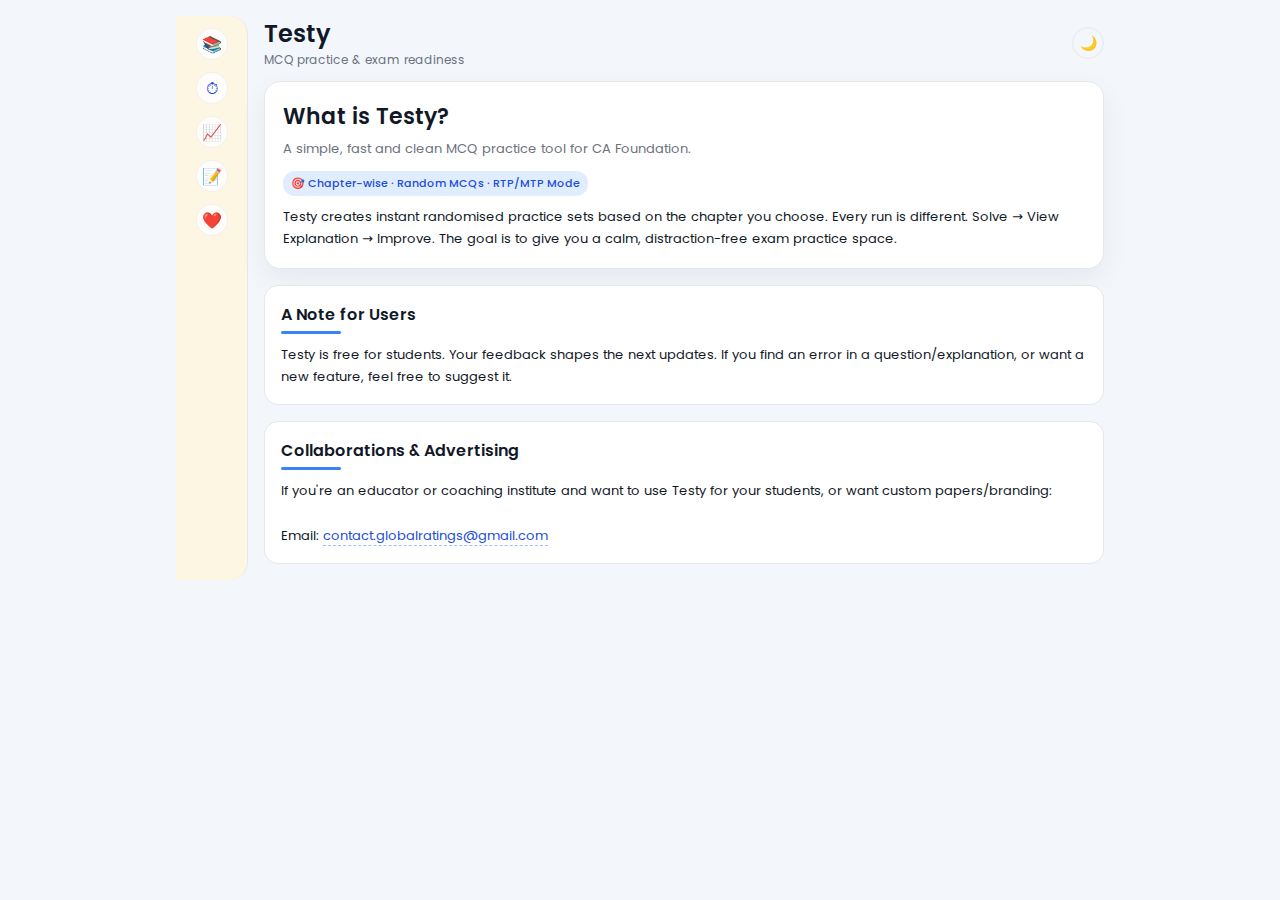
<file: .trashed-1766630955-about.html>
<!DOCTYPE html>
<html lang="en">
<head>
  <meta charset="UTF-8" />
  <title>Testy – About</title>
  <meta name="viewport" content="width=device-width, initial-scale=1" />

  <!-- ===========================
       LOCAL POPPINS FONT IMPORT
       =========================== -->
  <style>
    @font-face {
      font-family: "Poppins";
      src: url("Poppins/Poppins-Regular.ttf") format("truetype");
      font-weight: 400;
    }
    @font-face {
      font-family: "Poppins";
      src: url("Poppins/Poppins-Medium.ttf") format("truetype");
      font-weight: 500;
    }
    @font-face {
      font-family: "Poppins";
      src: url("Poppins/Poppins-SemiBold.ttf") format("truetype");
      font-weight: 600;
    }
    @font-face {
      font-family: "Poppins";
      src: url("Poppins/Poppins-Bold.ttf") format("truetype");
      font-weight: 700;
    }

    :root {
      --bg-body: #f3f7fc;
      --bg-card: #ffffff;
      --bg-accent-soft: #e0edff;
      --sidebar-soft: #fdf6e3;
      --text-main: #111827;
      --text-muted: #6b7280;
      --border-soft: #e5e7eb;
      --blue-accent: #3b82f6;
      --blue-deep: #1d4ed8;
    }

    body.dark-mode {
      --bg-body: #020617;
      --bg-card: #020617;
      --bg-accent-soft: #0b1120;
      --sidebar-soft: #111827;
      --text-main: #e5e7eb;
      --text-muted: #9ca3af;
      --border-soft: #1f2937;
      --blue-accent: #60a5fa;
      --blue-deep: #3b82f6;
    }

    * {
      box-sizing: border-box;
      -webkit-tap-highlight-color: transparent;
    }

    body {
      margin: 0;
      font-family: "Poppins", system-ui, sans-serif;
      background: var(--bg-body);
      color: var(--text-main);
      transition: background 0.25s ease, color 0.25s ease;
    }

    .page {
      max-width: 960px;
      margin: 0 auto;
      padding: 16px 16px 32px;
      display: flex;
      gap: 16px;
    }

    /* LEFT STRIP (like PREXAM but cleaner) */
    .side-strip {
      display: none;
      width: 72px;
      background: var(--sidebar-soft);
      border-radius: 0 18px 18px 0;
      padding: 12px 10px;
      border-right: 1px solid var(--border-soft);
    }

    .side-strip ul {
      list-style: none;
      padding: 0;
      margin: 0;
      display: flex;
      flex-direction: column;
      gap: 12px;
      align-items: center;
    }

    .side-strip li {
      width: 32px;
      height: 32px;
      border-radius: 999px;
      border: 1px solid rgba(0,0,0,0.05);
      display: flex;
      align-items: center;
      justify-content: center;
      background: rgba(255,255,255,0.8);
      font-size: 16px;
      color: var(--blue-deep);
    }

    /* MAIN CONTENT */
    .content { flex: 1; }

    .top-bar {
      display: flex;
      justify-content: space-between;
      align-items: center;
      margin-bottom: 12px;
    }

    .brand-title {
      font-size: 24px;
      font-weight: 600;
    }

    .tagline {
      font-size: 12px;
      color: var(--text-muted);
    }

    .theme-toggle {
      width: 32px;
      height: 32px;
      border-radius: 999px;
      border: 1px solid var(--border-soft);
      background: transparent;
      cursor: pointer;
      font-size: 14px;
    }

    .hero-card {
      background: var(--bg-card);
      border-radius: 16px;
      padding: 18px;
      border: 1px solid var(--border-soft);
      box-shadow: 0 10px 28px rgba(15,23,42,0.06);
      margin-bottom: 16px;
    }

    .hero-heading {
      font-size: 22px;
      font-weight: 600;
      margin-bottom: 6px;
    }

    .hero-sub {
      font-size: 13px;
      color: var(--text-muted);
      margin-bottom: 10px;
    }

    .hero-highlight {
      display: inline-flex;
      gap: 4px;
      background: var(--bg-accent-soft);
      color: var(--blue-deep);
      padding: 4px 8px;
      border-radius: 12px;
      font-size: 11px;
      font-weight: 500;
      margin-bottom: 10px;
    }

    .hero-text {
      font-size: 13px;
      line-height: 1.7;
    }

    .section-card {
      background: var(--bg-card);
      border-radius: 14px;
      padding: 16px;
      border: 1px solid var(--border-soft);
      margin-bottom: 16px;
    }

    .section-title {
      font-size: 16px;
      font-weight: 600;
    }

    .underline {
      width: 60px;
      height: 3px;
      background: var(--blue-accent);
      border-radius: 999px;
      margin: 4px 0 10px;
    }

    .section-text {
      font-size: 13px;
      line-height: 1.7;
    }

    .email-link {
      color: var(--blue-deep);
      text-decoration: none;
      border-bottom: 1px dashed rgba(59,130,246,0.5);
    }

    @media (min-width: 840px) {
      .side-strip { display: block; }
    }
  </style>
</head>

<body>
  <div class="page">

    <!-- LEFT ICON STRIP -->
    <aside class="side-strip">
      <ul>
        <li>📚</li>
        <li>⏱</li>
        <li>📈</li>
        <li>📝</li>
        <li>❤️</li>
      </ul>
    </aside>

    <!-- MAIN CONTENT -->
    <main class="content">

      <div class="top-bar">
        <div>
          <div class="brand-title">Testy</div>
          <div class="tagline">MCQ practice & exam readiness</div>
        </div>
        <button id="themeToggle" class="theme-toggle">🌙</button>
      </div>

      <!-- HERO -->
      <section class="hero-card">
        <div class="hero-heading">What is Testy?</div>
        <div class="hero-sub">
          A simple, fast and clean MCQ practice tool for CA Foundation.
        </div>

        <div class="hero-highlight">
          🎯 Chapter-wise · Random MCQs · RTP/MTP Mode
        </div>

        <div class="hero-text">
          Testy creates instant randomised practice sets based on the chapter
          you choose. Every run is different. Solve → View Explanation → Improve.
          The goal is to give you a calm, distraction-free exam practice space.
        </div>
      </section>

      <!-- NOTE FOR USERS -->
      <section class="section-card">
        <div class="section-title">A Note for Users</div>
        <div class="underline"></div>

        <div class="section-text">
          Testy is free for students.  
          Your feedback shapes the next updates.  
          If you find an error in a question/explanation, or want a new feature,
          feel free to suggest it.  
        </div>
      </section>

      <!-- COLLABORATIONS -->
      <section class="section-card">
        <div class="section-title">Collaborations & Advertising</div>
        <div class="underline"></div>

        <div class="section-text">
          If you're an educator or coaching institute and want to use Testy for
          your students, or want custom papers/branding:
          <br><br>
          Email:  
          <a href="mailto: contact.globalratings@gmail.com" class="email-link">
            contact.globalratings@gmail.com
          </a>
        </div>
      </section>

    </main>
  </div>

  <script>
    /* Light/dark theme toggle */
    const THEME_KEY = "quizTheme_v1";
    const toggle = document.getElementById("themeToggle");

    function applyTheme(t) {
      if (t === "dark") {
        document.body.classList.add("dark-mode");
        toggle.textContent = "☀️";
      } else {
        document.body.classList.remove("dark-mode");
        toggle.textContent = "🌙";
      }
      localStorage.setItem(THEME_KEY, t);
    }

    const saved = localStorage.getItem(THEME_KEY) || "light";
    applyTheme(saved);

    toggle.onclick = () => {
      const now = document.body.classList.contains("dark-mode") ? "light" : "dark";
      applyTheme(now);
    };
  </script>

</body>
</html>
</file>
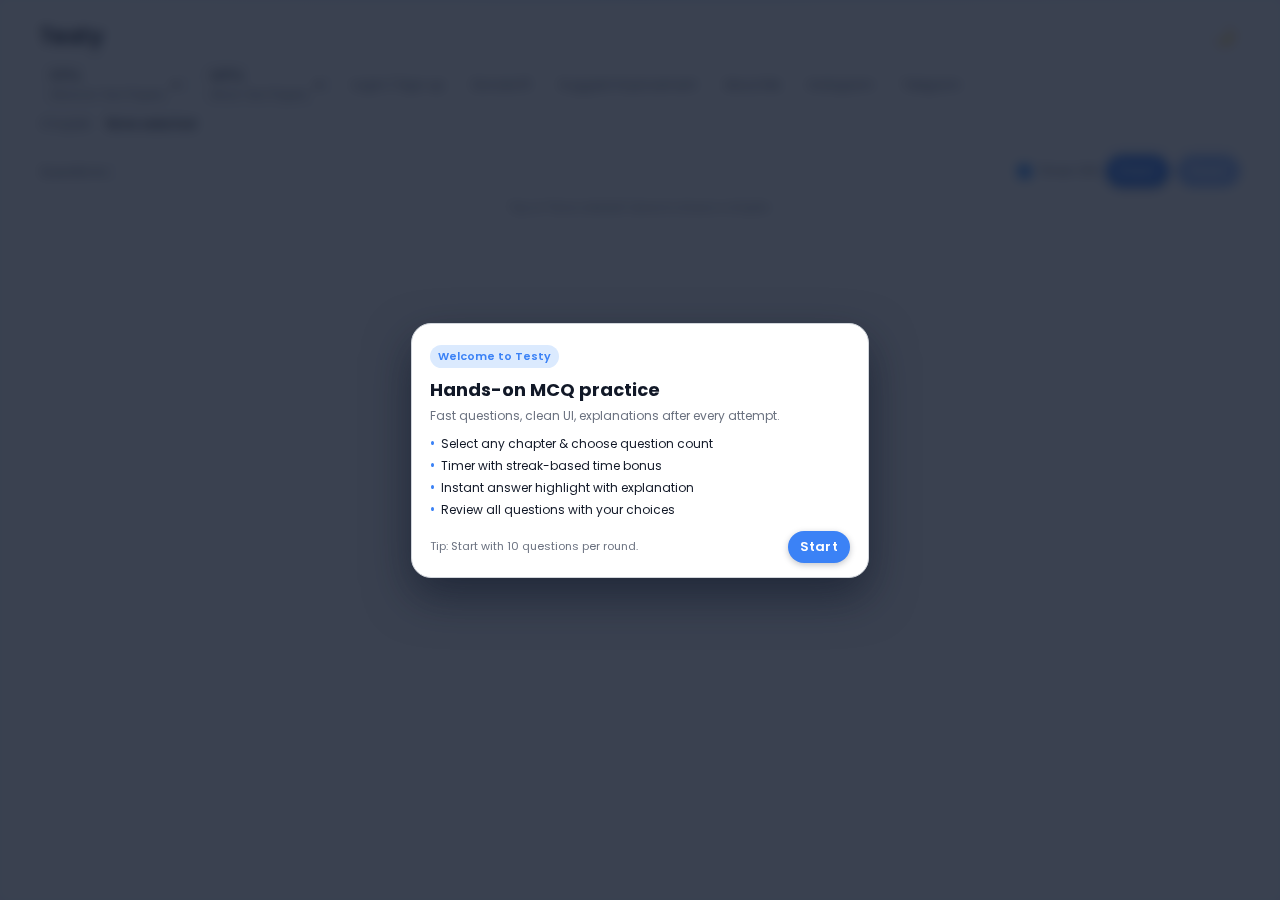
<file: .trashed-1766630975-index.html>
<!DOCTYPE html>
<html lang="en">
<head>
  <meta charset="UTF-8" />
  <title>Testy – MCQ Practice</title>
  <meta name="viewport" content="width=device-width, initial-scale=1" />

<link rel="preconnect" href="https://fonts.googleapis.com">
<link rel="preconnect" href="https://fonts.gstatic.com" crossorigin>
<link
  href="https://fonts.googleapis.com/css2?family=Poppins:wght@300;400;500;600;700;800&display=swap"
  rel="stylesheet">
  <style>
    /* ===========================
       POPPINS LOCAL FONT IMPORT
       =========================== */
 /*   @font-face {
      font-family: "Poppins";
      src: url("Poppins/Poppins-Thin.ttf") format("truetype");
      font-weight: 100;
      font-style: normal;
    }
    @font-face {
      font-family: "Poppins";
      src: url("Poppins/Poppins-ExtraLight.ttf") format("truetype");
      font-weight: 200;
      font-style: normal;
    }
    @font-face {
      font-family: "Poppins";
      src: url("Poppins/Poppins-Light.ttf") format("truetype");
      font-weight: 300;
      font-style: normal;
    }
    @font-face {
      font-family: "Poppins";
      src: url("Poppins/Poppins-Regular.ttf") format("truetype");
      font-weight: 400;
      font-style: normal;
    }
    @font-face {
      font-family: "Poppins";
      src: url("Poppins/Poppins-Medium.ttf") format("truetype");
      font-weight: 500;
      font-style: normal;
    }
    @font-face {
      font-family: "Poppins";
      src: url("Poppins/Poppins-SemiBold.ttf") format("truetype");
      font-weight: 600;
      font-style: normal;
    }
    @font-face {
      font-family: "Poppins";
      src: url("Poppins/Poppins-Bold.ttf") format("truetype");
      font-weight: 700;
      font-style: normal;
    }
    @font-face {
      font-family: "Poppins";
      src: url("Poppins/Poppins-ExtraBold.ttf") format("truetype");
      font-weight: 800;
      font-style: normal;
    }
    @font-face {
      font-family: "Poppins";
      src: url("Poppins/Poppins-Black.ttf") format("truetype");
      font-weight: 900;
      font-style: normal;
    } */
    .cover-datetime {
  font-family: "Poppins", sans-serif;
  font-size: 14px;
  color: #111;
  margin-bottom: 20px;
  text-align: left;
}

#pdfCoverPage {
  padding: 30px;
}

@media print {

  /* Hide everything by default */
  body * {
    visibility: hidden;
  }

  /* Show only cover page + review section */
  #pdfCoverPage, #pdfCoverPage * {
    visibility: visible;
  }
  #reviewSection, #reviewSection * {
    visibility: visible;
  }

  /* Arrange them in top-to-bottom order */
  #pdfCoverPage {
    position: relative;
    display: block;
    page-break-after: always;
  }

  #reviewSection {
    position: relative;
    top: 0;
    left: 0;
    width: 100%;
  }

  .review-section {
    max-height: none !important;
    overflow: visible !important;
  }
  

  .review-card {
    page-break-inside: avoid;
  }
  /* Force cover page to actually render even though it has .hidden on screen */
  #pdfCoverPage,
  .pdf-cover {
    display: block !important;
  }
}

    :root {
      --bg-body: #f3f7fc;
      --bg-card: #ffffff;
      --text-main: #111827;
      --text-muted: #6b7280;
      --border-soft: #d1d5db;
      --blue-accent: #3b82f6;
      --blue-faint: #dbeafe;
      --btn-bg: #3b82f6;
      --btn-text: #ffffff;
      --timer-text: #b91c1c;
      --option-correct-bg: #dcfce7;
      --option-correct-border: #16a34a;
      --option-wrong-bg: #fee2e2;
      --option-wrong-border: #dc2626;
    }

    body.dark-mode {
      --bg-body: #020617;
      --bg-card: #020617;
      --text-main: #e5e7eb;
      --text-muted: #9ca3af;
      --border-soft: #1f2937;
      --blue-accent: #60a5fa;
      --blue-faint: #0b1120;
      --btn-bg: #1d4ed8;
      --btn-text: #e5e7eb;
      --timer-text: #fb7185;
      --option-correct-bg: #022c22;
      --option-correct-border: #22c55e;
      --option-wrong-bg: #3f1d1d;
      --option-wrong-border: #f97373;
    }

    body {
      font-family: "Poppins", system-ui, -apple-system, BlinkMacSystemFont,
        "Segoe UI", sans-serif;
      background: radial-gradient(
        circle at top,
        var(--blue-faint) 0,
        var(--bg-body) 50%
      );
      margin: 0;
      padding: 0;
      color: var(--text-main);
    }

    /* smooth theme transition */
    body,
    body * {
      transition: background-color 0.35s ease, color 0.35s ease,
        border-color 0.35s ease, box-shadow 0.35s ease;
    }

    .quiz-container {
      background: var(--bg-card);
      width: 100%;
      min-height: 100vh;
      box-sizing: border-box;
      padding: 16px 16px 24px;
    }

    button,
    a {
      -webkit-tap-highlight-color: transparent;
      font-family: inherit;
    }
    button:focus,
    a:focus {
      outline: none;
      box-shadow: none;
    }

    .top-bar {
      display: flex;
      justify-content: space-between;
      align-items: center;
      margin-bottom: 6px;
      gap: 8px;
    }

    h1 {
      margin: 0;
      font-size: 22px;
      letter-spacing: 0.02em;
      font-weight: 600;
    }

    .top-actions {
      display: flex;
      gap: 6px;
      align-items: center;
    }

    .icon-btn {
      padding: 6px;
      width: 32px;
      height: 32px;
      border-radius: 999px;
      border: 1px solid var(--border-soft);
      background: transparent;
      color: var(--text-main);
      cursor: pointer;
      font-size: 14px;
      display: inline-flex;
      align-items: center;
      justify-content: center;
      transition: background 0.2s ease, border-color 0.2s ease,
        transform 0.08s ease;
    }
    .icon-btn:hover {
      background: var(--blue-faint);
      border-color: var(--blue-accent);
    }
    .icon-btn:active {
      transform: scale(0.94);
    }
    .icon-btn.active-tap {
      background: var(--blue-faint);
      border-color: var(--blue-accent);
    }

    .main-btn {
      padding: 6px 12px;
      border-radius: 999px;
      border: none;
      cursor: pointer;
      background: var(--btn-bg);
      color: var(--btn-text);
      font-size: 13px;
      font-weight: 600;
      letter-spacing: 0.02em;
      display: inline-flex;
      align-items: center;
      gap: 4px;
      transition: background 0.2s ease, transform 0.08s ease,
        box-shadow 0.08s ease;
      box-shadow: 0 2px 6px rgba(15, 23, 42, 0.25);
    }
    .main-btn:hover:not(:disabled) {
      background: #2563eb;
      box-shadow: 0 3px 8px rgba(15, 23, 42, 0.35);
    }
    .main-btn:active:not(:disabled) {
      transform: translateY(1px);
      box-shadow: 0 1px 4px rgba(15, 23, 42, 0.2);
    }
    .main-btn:disabled {
      opacity: 0.55;
      cursor: not-allowed;
      box-shadow: none;
    }

    /* ================= MOBILE MENU (overlay) ================= */

    .nav-panel {
      position: fixed;
      inset: 0;
      background: rgba(15, 23, 42, 0.6);
      display: flex;
      justify-content: center;
      align-items: flex-start;
      padding: 24px 12px;
      z-index: 50;
      opacity: 0;
      transform: translateY(-10px);
      pointer-events: none;
      transition: opacity 0.25s ease, transform 0.25s ease;
    }
    .nav-panel.show {
      opacity: 1;
      transform: translateY(0);
      pointer-events: auto;
    }

    .nav-panel-inner {
  position: relative;
  width: 100%;
  max-width: 480px;
  background: var(--bg-card);
  border-radius: 16px;
  border: 1px solid var(--border-soft);
  padding: 12px 14px 10px;
  box-shadow: 0 16px 40px rgba(15, 23, 42, 0.7);

  /* circular reveal from menu button */
  clip-path: circle(0 at var(--nav-cx, 100%) var(--nav-cy, 0));
  opacity: 0;
  transform: scale(0.9);
  transition:
    clip-path 0.45s ease-out,
    opacity 0.25s ease-out,
    transform 0.25s ease-out;
}

/* when overlay is visible, expand the circle */
.nav-panel.show .nav-panel-inner {
  clip-path: circle(140% at var(--nav-cx, 100%) var(--nav-cy, 0));
  opacity: 1;
  transform: scale(1);
}

    .nav-panel-header {
      display: flex;
      justify-content: space-between;
      align-items: center;
      margin-bottom: 6px;
    }

    .nav-panel-title {
      font-size: 14px;
      font-weight: 600;
    }

    .nav-panel-section {
      margin-top: 10px;
    }

    .nav-panel-section-label {
      font-size: 12px;
      color: var(--text-muted);
      margin-bottom: 4px;
    }

    .nav-groups {
      display: flex;
      flex-direction: column;
      gap: 6px;
    }

    .nav-group {
      position: relative;
    }

    .nav-group-toggle {
      width: 100%;
      text-align: left;
      padding: 6px 8px;
      border-radius: 8px;
      border: 1px solid var(--border-soft);
      background: transparent;
      font-size: 13px;
      cursor: pointer;
      display: flex;
      align-items: center;
      justify-content: space-between;
      transition: background 0.15s ease, border-color 0.15s ease,
        transform 0.08s ease;
      color: var(--text-main);
    }
    .nav-group-toggle div {
      color: inherit;
    }
    .nav-group-toggle .subtitle {
      font-size: 11px;
      color: var(--text-muted);
      display: block;
    }
    .nav-group-toggle .chevron {
      font-size: 12px;
      margin-left: 6px;
      color: var(--text-main);
    }
    .nav-group-toggle:hover {
      background: var(--blue-faint);
      border-color: var(--blue-accent);
    }
    .nav-group-toggle:active {
      transform: scale(0.98);
    }

    .nav-submenu {
  margin-top: 2px;
  border-radius: 8px;
  border: 1px solid var(--border-soft);
  background: var(--bg-card);
  max-height: 0;
  opacity: 0;
  transform: translateY(-4px);
  overflow: hidden;
  transition: max-height 0.2s ease, opacity 0.2s ease,
    transform 0.2s ease;

  scroll-behavior: smooth;
  overscroll-behavior: contain;
  -webkit-overflow-scrolling: touch;
  position: relative;
}

    .nav-submenu[data-open="true"] {
  max-height: calc(4 * 32px); /* about 4 rows visible */
  opacity: 1;
  transform: translateY(0);
  overflow-y: auto;
}

    

    .nav-subitem {
  display: block;
  padding: 6px 8px;
  font-size: 13px;
  text-decoration: none;
  color: var(--text-main);
  background: var(--bg-card);
  transition: background 0.15s ease;
}
   .nav-subitem + .nav-subitem {
  border-top: 1px solid var(--border-soft);
}
.nav-subitem:hover {
  background: var(--blue-faint);
}

    .nav-links {
      display: flex;
      flex-direction: column;
      gap: 4px;
      margin-top: 4px;
    }

    .nav-item {
      text-decoration: none;
      color: var(--text-main);
      padding: 6px 8px;
      border-radius: 8px;
      display: flex;
      justify-content: space-between;
      align-items: center;
      border: 1px solid transparent;
      font-size: 13px;
      transition: background 0.15s ease, border-color 0.15s ease,
        transform 0.08s ease;
    }
    .nav-item span {
      font-size: 11px;
      color: var(--text-muted);
    }
    .nav-item:hover {
      background: var(--blue-faint);
      border-color: var(--blue-accent);
    }
    .nav-item:active {
      transform: scale(0.98);
    }

    /* ============= DESKTOP NAV ============= */

    .desktop-nav {
      display: none;
      margin: 8px 0 4px;
      gap: 12px;
      flex-wrap: wrap;
      align-items: center;
      font-size: 12px;
    }

    .desktop-nav a {
      text-decoration: none;
      font-size: 12px;
      color: var(--text-muted);
      padding: 4px 8px;
      border-radius: 999px;
      border: 1px solid transparent;
      transition: background 0.15s ease, border-color 0.15s ease;
    }
    .desktop-nav a:hover {
      background: var(--blue-faint);
      border-color: var(--blue-accent);
      color: var(--text-main);
    }

    .desktop-group {
  position: relative;
}
    .desktop-group .nav-group-toggle {
      padding: 4px 10px;
    }
    .desktop-group .nav-submenu {
  position: absolute;
  top: 100%;
  left: 0;
  width: 220px;
  margin-top: 4px;
  z-index: 30;
}

    /* ============= CHAPTER DISPLAY ============= */

    .chapter-display {
      margin-bottom: 8px;
      font-size: 12px;
      color: var(--text-muted);
      display: flex;
      gap: 4px;
      align-items: baseline;
      position: relative;
    }
    .chapter-label {
      flex-shrink: 0;
      font-weight: 400;
    }
    .chapter-trigger {
      margin: 0;
      padding: 2px 8px;
      border-radius: 999px;
      border: 1px solid transparent;
      background: transparent;
      color: var(--text-main);
      cursor: pointer;
      display: inline-flex;
      align-items: center;
      gap: 4px;
      font-size: 12px;
    }
    .chapter-trigger:hover {
      background: var(--blue-faint);
      border-color: var(--blue-accent);
    }
    .chapter-name {
      color: var(--text-main);
      font-weight: 500;
    }

    .chapter-dropdown {
  position: absolute;
  top: 100%;
  left: 0;              /* align with the trigger */
  /* remove right: 0; */
  margin-top: 4px;
  z-index: 20;
  opacity: 0;
  transform: translateY(-4px) scale(0.98);
  pointer-events: none;
  transition: opacity 0.16s ease, transform 0.16s ease;
}
    .chapter-dropdown-inner {
      background: var(--bg-card);
      border-radius: 12px;
      border: 1px solid var(--border-soft);
      box-shadow: 0 10px 30px rgba(15, 23, 42, 0.25);
      padding: 6px 8px 6px;
      max-height: 148px;
      overflow-y: auto;
    }
    .chapter-dropdown-title {
      font-size: 11px;
      font-weight: 600;
      color: var(--text-muted);
      margin-bottom: 4px;
    }
    .chapter-dropdown[data-open="true"] {
      opacity: 1;
      transform: translateY(0) scale(1);
      pointer-events: auto;
    }

    .chapter-list {
      display: flex;
      flex-direction: column;
      gap: 2px;
    }
    .chapter-item-btn {
      width: 100%;
      text-align: left;
      padding: 4px 6px;
      border-radius: 8px;
      border: 1px solid transparent;
      background: transparent;
      color: var(--text-main);
      font-size: 13px;
      cursor: pointer;
      transition: background 0.15s ease, border-color 0.15s ease,
        transform 0.08s ease;
      margin-bottom: 0;
    }
    .chapter-item-btn:hover {
      background: var(--blue-faint);
      border-color: var(--blue-accent);
    }

    .native-select-hidden {
      position: absolute;
      opacity: 0;
      pointer-events: none;
      height: 0;
      width: 0;
    }

    /* ============= SETUP ROW ============= */

    .setup {
      margin-top: 4px;
      margin-bottom: 12px;
      border-top: 1px solid var(--border-soft);
      padding-top: 10px;
      display: flex;
      align-items: center;
      justify-content: space-between;
      gap: 10px;
      flex-wrap: wrap;
    }
    .setup-left {
      display: flex;
      align-items: center;
      gap: 10px;
      flex-wrap: wrap;
    }
    .setup label {
      font-size: 13px;
      color: var(--text-muted);
    }
    .setup-right {
      display: flex;
      align-items: center;
      gap: 8px;
      margin-left: auto;
    }

    #questionCount {
      width: 70px;
      padding: 4px 6px;
      border-radius: 8px;
      border: 1px solid var(--border-soft);
      background: var(--bg-card);
      color: var(--text-main);
      font-size: 13px;
      transition: border-color 0.15s ease, box-shadow 0.15s ease;
    }
    #questionCount:focus {
      outline: none;
      border-color: var(--blue-accent);
      box-shadow: 0 0 0 1px var(--blue-accent);
    }

    .timer-toggle-label {
      display: flex;
      align-items: center;
      gap: 4px;
      font-size: 13px;
      color: var(--text-muted);
    }

    #maxInfo {
      font-size: 11px;
      color: var(--text-muted);
      margin: 10px 0 0;
      font-weight: 300;
      text-align: center;
    }

    /* ============= QUIZ AREA ============= */

    .hidden {
      display: none;
    }

    #status {
      font-size: 13px;
      margin-bottom: 4px;
      color: var(--text-muted);
      font-weight: 300;
    }
    #timer {
      font-size: 13px;
      margin-bottom: 4px;
      font-weight: 600;
      color: var(--timer-text);
    }
    #streakInfo {
      font-size: 11px;
      color: var(--text-muted);
      margin-bottom: 4px;
      font-weight: 300;
    }

    .progress-bar-wrap {
      width: 100%;
      height: 6px;
      border-radius: 999px;
      background: var(--blue-faint);
      overflow: hidden;
      margin-bottom: 8px;
    }
    .progress-bar-inner {
      height: 100%;
      width: 0%;
      background: var(--blue-accent);
      transition: width 0.35s cubic-bezier(0.25, 0.8, 0.25, 1);
    }

    #questionText {
      font-size: 16px;
      margin-bottom: 10px;
      font-weight: 500;
    }

    .option {
      padding: 6px 8px;
      border-radius: 10px;
      margin-bottom: 6px;
      display: flex;
      align-items: center;
      border: 1px solid transparent;
      background: transparent;
      transition: background 0.15s ease, border-color 0.15s ease;
      font-weight: 400;
    }
    .option input[type="radio"] {
      margin-right: 8px;
    }
    .option:hover {
      background: var(--blue-faint);
    }
    .option.correct {
      border-color: var(--option-correct-border);
      background: var(--option-correct-bg);
    }
    .option.incorrect {
      border-color: var(--option-wrong-border);
      background: var(--option-wrong-bg);
    }

    .explanation {
      margin-top: 8px;
      font-size: 12px;
      color: var(--text-muted);
      border-radius: 8px;
      border: 1px dashed var(--border-soft);
      padding: 6px 8px;
      background: rgba(148, 163, 184, 0.08);
    }

    .controls {
      margin-top: 10px;
      display: flex;
      justify-content: space-between;
      align-items: center;
      width: 100%;
      gap: 6px;
    }
    .controls button {
      flex-shrink: 0;
    }

    #phaseInfo {
      font-size: 11px;
      color: var(--blue-accent);
      white-space: nowrap;
    }

    #summary {
      margin-top: 14px;
      font-size: 13px;
      color: var(--text-main);
    }

    /* REVIEW SECTION */

    .review-section {
      margin-top: 10px;
      border-top: 1px solid var(--border-soft);
      padding-top: 8px;
      max-height: 260px;
      overflow-y: auto;
    }

    .review-card {
      border-radius: 10px;
      border: 1px solid var(--border-soft);
      padding: 6px 8px;
      margin-bottom: 6px;
      font-size: 12px;
      background: rgba(148, 163, 184, 0.03);
      overflow-x: auto;
      white-space: normal;
    }
    .review-card.correct {
      border-color: var(--option-correct-border);
      background: var(--option-correct-bg);
    }
    .review-card.incorrect {
      border-color: var(--option-wrong-border);
      background: var(--option-wrong-bg);
    }

    .review-inner {
      min-width: 100%;
      overflow-x: auto;
      white-space: nowrap;
    }
    .review-q-header {
      font-weight: 600;
      margin-bottom: 2px;
    }
    .review-q-text {
      margin-bottom: 4px;
    }
    .review-options {
      margin-left: 4px;
    }
    .review-option {
      display: flex;
      align-items: center;
      gap: 4px;
      margin-bottom: 2px;
    }
    .review-tag {
      font-size: 10px;
      padding: 1px 4px;
      border-radius: 999px;
      border: 1px solid var(--border-soft);
      background: rgba(15, 23, 42, 0.04);
    }
    .review-tag.correct-tag {
      border-color: var(--option-correct-border);
    }
    .review-tag.selected-tag {
      border-color: var(--blue-accent);
    }

    /* ============= WELCOME MODAL ============= */

    .welcome-modal {
      position: fixed;
      inset: 0;
      background: rgba(15, 23, 42, 0.82);
      display: flex;
      justify-content: center;
      align-items: center;
      padding: 16px;
      z-index: 80;
      opacity: 0;
      transform: translateY(8px) scale(0.98);
      pointer-events: none;
      transition: opacity 0.25s ease, transform 0.25s ease;
    }
    .welcome-modal.show {
      opacity: 1;
      transform: translateY(0) scale(1);
      pointer-events: auto;
    }
    .welcome-modal-inner {
      width: 100%;
      max-width: 420px;
      background: var(--bg-card);
      border-radius: 20px;
      border: 1px solid var(--border-soft);
      padding: 18px 18px 14px;
      box-shadow: 0 18px 45px rgba(15, 23, 42, 0.6);
    }
    .welcome-badge {
      display: inline-flex;
      align-items: center;
      gap: 6px;
      font-size: 11px;
      padding: 3px 8px;
      border-radius: 999px;
      background: var(--blue-faint);
      color: var(--blue-accent);
      font-weight: 600;
      margin-bottom: 8px;
    }
    .welcome-modal-inner h2 {
      margin: 0 0 4px;
      font-size: 18px;
    }
    .welcome-sub {
      margin: 0 0 10px;
      font-size: 12px;
      color: var(--text-muted);
    }
    .welcome-features {
      list-style: none;
      padding: 0;
      margin: 0 0 12px;
      font-size: 12px;
      color: var(--text-main);
    }
    .welcome-features li {
      display: flex;
      gap: 6px;
      align-items: flex-start;
      margin-bottom: 4px;
    }
    .welcome-features li::before {
      content: "•";
      font-size: 14px;
      line-height: 1;
      margin-top: 1px;
      color: var(--blue-accent);
    }
    .welcome-footer {
      display: flex;
      justify-content: space-between;
      align-items: center;
      gap: 8px;
      font-size: 11px;
      color: var(--text-muted);
    }
    .welcome-footer button {
      margin-left: auto;
    }

    /* Desktop tweaks */
    @media (min-width: 768px) {
      .desktop-nav {
  display: flex;
  align-items: center;
  gap: 10px;
  flex-wrap: nowrap;
  overflow-x: auto float;
  white-space: nowrap;
}
      #navToggle {
        display: none;
      }
      .nav-panel {
        display: none;
      }
      .quiz-container {
        padding: 20px 40px 32px;
      }
      .setup {
        flex-wrap: nowrap;
      }
      .setup-left {
        flex: 1;
      }
      .setup-right {
        justify-content: flex-end;
      }
    }

    /* blur behind welcome */
    .blur-bg {
      filter: blur(6px);
      transition: filter 0.25s ease;
    }
  </style>
  
</head>

<body>
  <!-- WELCOME MODAL -->
  <div id="welcomeModal" class="welcome-modal">
    <div class="welcome-modal-inner">
      <div class="welcome-badge">Welcome to Testy</div>
      <h2>Hands-on MCQ practice</h2>
      <p class="welcome-sub">
        Fast questions, clean UI, explanations after every attempt.
      </p>
      <ul class="welcome-features">
        <li>Select any chapter & choose question count</li>
        <li>Timer with streak-based time bonus</li>
        <li>Instant answer highlight with explanation</li>
        <li>Review all questions with your choices</li>
      </ul>
      <div class="welcome-footer">
        <span>Tip: Start with 10 questions per round.</span>
        <button id="welcomeClose" type="button" class="main-btn">Start</button>
      </div>
    </div>
  </div>

  <div class="quiz-container">
    <!-- MOBILE MENU OVERLAY -->
    <div id="navPanel" class="nav-panel">
      <div class="nav-panel-inner">
        <div class="nav-panel-header">
          <div class="nav-panel-title">Quick menu</div>
          <button id="navClose" type="button" class="icon-btn">✕</button>
        </div>

        <div class="nav-panel-section">
          <div class="nav-panel-section-label">PRACTICE SETS</div>
          <div class="nav-groups">
            <div class="nav-group">
              <button
                type="button"
                class="nav-group-toggle"
                data-group="rtp-mobile"
              >
                <div>
                  RTPs
                  <span class="subtitle">Revision Test Papers</span>
                </div>
                <span class="chevron">▾</span>
              </button>
              <div
                class="nav-submenu"
                data-group="rtp-mobile"
                data-open="false"
              >
                <a
                  href="rtp-mtp.html?type=rtp&paper=sept-2025"
                  class="nav-subitem"
                  >RTP Sept 2025</a
                >
                <a
                  href="rtp-mtp.html?type=rtp&paper=may-2025"
                  class="nav-subitem"
                  >RTP May 2025</a
                >
                <a
                  href="rtp-mtp.html?type=rtp&paper=jan-2025"
                  class="nav-subitem"
                  >RTP Jan 2025</a
                >
                <a
                  href="rtp-mtp.html?type=rtp&paper=sept-2024"
                  class="nav-subitem"
                  >RTP Sept 2024</a
                >
              </div>
            </div>

            <div class="nav-group">
              <button
                type="button"
                class="nav-group-toggle"
                data-group="mtp-mobile"
              >
                <div>
                  MTPs
                  <span class="subtitle">Mock Test Papers</span>
                </div>
                <span class="chevron">▾</span>
              </button>
              <div
                class="nav-submenu"
                data-group="mtp-mobile"
                data-open="false"
              >
                <a
                  href="rtp-mtp.html?type=mtp&paper=sept-2025-1"
                  class="nav-subitem"
                  >MTP I Sept 2025</a
                >
                <a
                  href="rtp-mtp.html?type=mtp&paper=sept-2025-2"
                  class="nav-subitem"
                  >MTP II Sept 2025</a
                >
                <a
                  href="rtp-mtp.html?type=mtp&paper=may-2025-1"
                  class="nav-subitem"
                  >MTP I May 2025</a
                >
                <a
                  href="rtp-mtp.html?type=mtp&paper=may-2025-2"
                  class="nav-subitem"
                  >MTP II May 2025</a
                >
                <a
                  href="rtp-mtp.html?type=mtp&paper=jan-2025-1"
                  class="nav-subitem"
                  >MTP I Jan 2025</a
                >
                <a
                  href="rtp-mtp.html?type=mtp&paper=jan-2025-2"
                  class="nav-subitem"
                  >MTP II Jan 2025</a
                >
                <a
                  href="rtp-mtp.html?type=mtp&paper=sept-2024-1"
                  class="nav-subitem"
                  >MTP I Sept 2024</a
                >
                <a
                  href="rtp-mtp.html?type=mtp&paper=sept-2024-2"
                  class="nav-subitem"
                  >MTP II Sept 2024</a
                >
                <a
                  href="rtp-mtp.html?type=mtp&paper=may-2024-1"
                  class="nav-subitem"
                  >MTP I May 2024</a
                >
                <a
                  href="rtp-mtp.html?type=mtp&paper=may-2024-2"
                  class="nav-subitem"
                  >MTP II May 2024</a
                >
                <a
                  href="rtp-mtp.html?type=mtp&paper=jan-2024-1"
                  class="nav-subitem"
                  >MTP I Jan 2024</a
                >
                <a
                  href="rtp-mtp.html?type=mtp&paper=jan-2024-2"
                  class="nav-subitem"
                  >MTP II Jan 2024</a
                >
              </div>
            </div>
          </div>
        </div>

        <div class="nav-panel-section">
          <div class="nav-panel-section-label">LINKS</div>
            <div class="nav-links">
    <!-- shown when NOT logged in -->
    <a
      id="loginNavItem"
      class="nav-item"
      href="auth.html"
    >
      Login / Sign up
      <span>Save progress on this device</span>
    </a>

    <!-- shown ONLY when logged in -->
    <a
      id="profileNavItem"
      class="nav-item"
      href="profile-view.html"
      style="display:none"
    >
      My profile
      <span>Progress & stats</span>
    </a>

    <a class="nav-item" href="donation.html" target="_blank" rel="noopener">
      Donate ₹1 <span>Support this project</span>
    </a>

    <a
      class="nav-item"
      href="mailto: contact.globalratings@gmail.com"
      target="_blank"
      rel="noopener"
    >
      Suggest improvement <span>Share feedback</span>
    </a>

    <a
      class="nav-item"
      href="about.html"
      rel="noopener"
    >
      About Me <span>Know Admin</span>
    </a>

    <a
      class="nav-item"
      href="https://instagram.com/__be1oved_once"
      target="_blank"
      rel="noopener"
    >
      Instagram <span>Follow updates</span>
    </a>

    <a
      class="nav-item"
      href="https://t.me/your_channel"
      target="_blank"
      rel="noopener"
    >
      Telegram <span>Join community</span>
    </a>
  </div>
        </div>
      </div>
    </div>

    <!-- TOP BAR -->
    <div class="top-bar">
      <h1>Testy</h1>
      <div class="top-actions">
        <button id="themeToggle" type="button" class="icon-btn">🌙</button>
        <button id="navToggle" type="button" class="icon-btn">☰</button>
      </div>
    </div>

    <!-- DESKTOP NAV -->
    <div class="desktop-nav">
  <div class="desktop-group nav-group" data-ope>
    <button
      type="button"
      class="nav-group-toggle"
      data-group="rtp-desktop"
    >
      <div>
        RTPs
        <span class="subtitle">Revision Test Papers</span>
      </div>
      <span class="chevron">▾</span>
    </button>
    <div
      class="nav-submenu"
      data-group="rtp-desktop"
      data-open="false"
    >
      <a href="rtp-mtp.html?type=rtp&paper=sept-2025" class="nav-subitem">RTP Sept 2025</a>
      <a href="rtp-mtp.html?type=rtp&paper=may-2025"  class="nav-subitem">RTP May 2025</a>
      <a href="rtp-mtp.html?type=rtp&paper=jan-2025"  class="nav-subitem">RTP Jan 2025</a>
      <a href="rtp-mtp.html?type=rtp&paper=sept-2024" class="nav-subitem">RTP Sept 2024</a>
    </div>
  </div>

  <div class="desktop-group">
    <button
      type="button"
      class="nav-group-toggle"
      data-group="mtp-desktop"
    >
      <div>
        MTPs
        <span class="subtitle">Mock Test Papers</span>
      </div>
      <span class="chevron">▾</span>
    </button>
    <div
      class="nav-submenu"
      data-group="mtp-desktop"
      data-open="false"
    >
      <a href="rtp-mtp.html?type=mtp&paper=sept-2025-1" class="nav-subitem">MTP I Sept 2025</a>
      <a href="rtp-mtp.html?type=mtp&paper=sept-2025-2" class="nav-subitem">MTP II Sept 2025</a>

      <a href="rtp-mtp.html?type=mtp&paper=may-2025-1"  class="nav-subitem">MTP I May 2025</a>
      <a href="rtp-mtp.html?type=mtp&paper=may-2025-2"  class="nav-subitem">MTP II May 2025</a>

      <a href="rtp-mtp.html?type=mtp&paper=jan-2025-1"  class="nav-subitem">MTP I Jan 2025</a>
      <a href="rtp-mtp.html?type=mtp&paper=jan-2025-2"  class="nav-subitem">MTP II Jan 2025</a>

      <a href="rtp-mtp.html?type=mtp&paper=sept-2024-1" class="nav-subitem">MTP I Sept 2024</a>
      <a href="rtp-mtp.html?type=mtp&paper=sept-2024-2" class="nav-subitem">MTP II Sept 2024</a>

      <a href="rtp-mtp.html?type=mtp&paper=may-2024-1"  class="nav-subitem">MTP I May 2024</a>
      <a href="rtp-mtp.html?type=mtp&paper=may-2024-2"  class="nav-subitem">MTP II May 2024</a>

      <a href="rtp-mtp.html?type=mtp&paper=jan-2024-1"  class="nav-subitem">MTP I Jan 2024</a>
      <a href="rtp-mtp.html?type=mtp&paper=jan-2024-2"  class="nav-subitem">MTP II Jan 2024</a>
    </div>
  </div>

  <!-- same pages as mobile menu -->
  <!-- shown when NOT logged in -->
  <a
    id="loginNavItemDesktop"
    href="auth.html"
  >
    Login / Sign up
  </a>

  <!-- shown ONLY when logged in -->
  <a
    id="profileNavItemDesktop"
    href="profile-view.html"
    style="display:none"
  >
    My profile
  </a>

  <a href="donation.html" target="_blank" rel="noopener">Donate ₹1</a>
  <a href="mailto: contact.globalratings@gmail.com" target="_blank" rel="noopener">Suggest improvement</a>
  <a href="about.html" rel="noopener">About Me</a>
  <a href="https://instagram.com/__be1oved_once" target="_blank" rel="noopener">Instagram</a>
  <a href="https://t.me/your_channel" target="_blank" rel="noopener">Telegram</a>
</div>

    <!-- CHAPTER SELECT -->
    <div class="chapter-display">
      <span class="chapter-label">Chapter:</span>
      <button id="chapterTrigger" type="button" class="chapter-trigger">
        <span id="currentChapterLabel" class="chapter-name">None selected</span>
      </button>

      <div id="chapterDropdown" class="chapter-dropdown" data-open="false">
        <div class="chapter-dropdown-inner">
          <div class="chapter-dropdown-title">Choose chapter</div>
          <div id="chapterDropdownList" class="chapter-list"></div>
        </div>
      </div>
    </div>
    <select id="chapterSelect" class="native-select-hidden">
      <option value="">-- Select chapter --</option>
    </select>

    <!-- SETUP -->
    <div class="setup">
      <div class="setup-left">
        <label>
          Questions:
          <input id="questionCount" type="number" min="1" />
        </label>
      </div>

      <div class="setup-right">
        <label class="timer-toggle-label">
          <input id="timerToggle" type="checkbox" checked />
          Timer ON
        </label>
        <button id="startBtn" type="button" class="main-btn">Start</button>
        <button id="resetBtn" type="button" class="main-btn" disabled>
          Reset
        </button>
      </div>
    </div>

    <!-- QUIZ AREA -->
    <div id="quizArea" class="hidden">
      <div id="status"></div>
      <div id="timer"></div>
      <div id="streakInfo"></div>

      <div id="progressBarWrap" class="progress-bar-wrap hidden">
        <div id="progressBarInner" class="progress-bar-inner"></div>
      </div>

      <div id="questionText"></div>

      <form id="optionsForm">
        <label class="option">
          <input type="radio" name="option" value="0" />
          <span class="option-text"></span>
        </label>
        <label class="option">
          <input type="radio" name="option" value="1" />
          <span class="option-text"></span>
        </label>
        <label class="option">
          <input type="radio" name="option" value="2" />
          <span class="option-text"></span>
        </label>
        <label class="option">
          <input type="radio" name="option" value="3" />
          <span class="option-text"></span>
        </label>
      </form>

      <div id="explanation" class="explanation hidden"></div>

      <div class="controls">
        <button id="prevBtn" type="button" class="main-btn">← Prev</button>
        <button id="nextBtn" type="button" class="main-btn">Next →</button>
        <span id="phaseInfo"></span>
      </div>

      <div id="summary"></div>

      <button
        id="reviewToggleBtn"
        type="button"
        class="main-btn hidden"
        style="margin-top: 8px"
      >
        Review questions
      </button>

      <button
  id="savePdfBtn"
  type="button"
  class="main-btn hidden"
  style="margin-top: 8px; margin-left: 6px"
>
  Save as PDF
</button>

<div id="pdfCoverPage" class="pdf-cover hidden">
  <div id="pdfDateTime" class="cover-datetime">
  <div id="pdfTime"></div>
  <div id="pdfDate"></div>
</div>
  <h1>Testy – Your Practice Report 📘</h1>

  <p class="cover-msg">
    You’re working hard, and that already puts you far ahead.  
    Stay consistent, stay disciplined, stay hungry.  
    You are going to crack this. I believe you will, seriously. <br>
    Best of LUCK! ❤️  
    Mujhe Pata Hai Tum Kar Loge.
  </p>

  <p class="cover-footer">
    Made with Love ❤️ Kunal
  </p>
</div>

      <div id="reviewSection" class="review-section hidden">
        <div id="reviewList"></div>
      </div>
    </div>

    <p id="maxInfo">Tap on "None selected" above to choose a chapter.</p>
  </div>

<!-- Then your questions etc. -->
<script src="questions.js"></script>
<script src="storage.js"></script>

  <script>
    const WELCOME_KEY = "welcomeSeen";
    const THEME_KEY = "quizTheme_v1";

    const welcomeModal = document.getElementById("welcomeModal");
    const welcomeClose = document.getElementById("welcomeClose");
    const mainContainer = document.querySelector(".quiz-container");

    const chapterSelect = document.getElementById("chapterSelect");
    const currentChapterLabel = document.getElementById("currentChapterLabel");
    const chapterTrigger = document.getElementById("chapterTrigger");
    const chapterDropdown = document.getElementById("chapterDropdown");
    const chapterDropdownList = document.getElementById("chapterDropdownList");

    const questionCountInput = document.getElementById("questionCount");
    const startBtn = document.getElementById("startBtn");
    const resetBtn = document.getElementById("resetBtn");
    const themeToggle = document.getElementById("themeToggle");
    const navToggle = document.getElementById("navToggle");
    const navPanel = document.getElementById("navPanel");
    const navClose = document.getElementById("navClose");
    const maxInfo = document.getElementById("maxInfo");
    const timerToggle = document.getElementById("timerToggle");

    const quizArea = document.getElementById("quizArea");
    const questionText = document.getElementById("questionText");
    const optionsForm = document.getElementById("optionsForm");
    const optionLabels = [...document.querySelectorAll(".option")];
    const optionInputs = [...document.querySelectorAll(".option input")];
    const optionTextSpans = [...document.querySelectorAll(".option-text")];
    
    const prevBtn = document.getElementById("prevBtn");
    const nextBtn = document.getElementById("nextBtn");
    const statusEl = document.getElementById("status");
    const timerEl = document.getElementById("timer");
    const phaseInfo = document.getElementById("phaseInfo");
    const summaryEl = document.getElementById("summary");
    const streakInfo = document.getElementById("streakInfo");
    const explanationEl = document.getElementById("explanation");
    const progressBarWrap = document.getElementById("progressBarWrap");
    const progressBarInner = document.getElementById("progressBarInner");

    const reviewToggleBtn = document.getElementById("reviewToggleBtn");
    const savePdfBtn = document.getElementById("savePdfBtn");
    if (savePdfBtn) {
  savePdfBtn.addEventListener("click", () => {
    // Fill time & date on the cover page
    updatePdfDateTime();

    // Make sure the review section is visible before printing
    if (reviewSection && reviewSection.classList.contains("hidden")) {
      buildReviewList?.();     // only if this function exists in that file
      reviewSection.classList.remove("hidden");
      reviewToggleBtn.textContent = "Hide review";
    }

    // Trigger browser's print → user chooses "Save as PDF"
    window.print();
  });
}
    const reviewSection = document.getElementById("reviewSection");
    const reviewList = document.getElementById("reviewList");

    const navGroupToggles = document.querySelectorAll(".nav-group-toggle");
    
    // RTP/MTP dropdowns (mobile + desktop)
navGroupToggles.forEach((btn) => {
  const group = btn.dataset.group;
  const submenu = document.querySelector(
    `.nav-submenu[data-group="${group}"]`
  );
  if (!submenu) return;

  // scroll indicator
  let scrollTimeout;
  submenu.addEventListener("scroll", () => {
    submenu.dataset.scrolling = "true";
    clearTimeout(scrollTimeout);

    const maxScroll = submenu.scrollHeight - submenu.clientHeight;
    const ratio = maxScroll > 0 ? submenu.scrollTop / maxScroll : 0;

    submenu.style.setProperty("--scroll-top", ratio * 80 + "%");
    submenu.style.setProperty(
      "--scroll-size",
      maxScroll > 0
        ? Math.max(20, (submenu.clientHeight / submenu.scrollHeight) * 100) + "%"
        : "0%"
    );

    scrollTimeout = setTimeout(() => {
      submenu.dataset.scrolling = "false";
    }, 400);
  });

  // open this, close others
  btn.addEventListener("click", () => {
    const isOpen = submenu.getAttribute("data-open") === "true";

    document.querySelectorAll(".nav-submenu[data-open='true']").forEach((other) => {
      if (other !== submenu) {
        other.setAttribute("data-open", "false");
      }
    });

    submenu.setAttribute("data-open", isOpen ? "false" : "true");
  });
});


    let quizTimeline = [];
    let answers = [];
    let retryQuestions = [];
    let currentIndex = 0;
    let firstPhaseLength = 0;

    let timerInterval = null;
    let autoNextTimeout = null;
    let timeLeft = 45;
    let currentTimeLimit = 45;
    let uidCounter = 0;

    let quizActive = false;
    let timerEnabled = true;
    let currentStreak = 0;
    let bestStreak = 0;

    let reviewRecords = [];

    function shuffleArray(arr) {
      const a = [...arr];
      for (let i = a.length - 1; i > 0; i--) {
        const j = Math.floor(Math.random() * (i + 1));
        [a[i], a[j]] = [a[j], a[i]];
      }
      return a;
    }

function shuffleOptionsWithSpecialRules(baseOptions, correctIndex) {
  const indexed = baseOptions.map((text, idx) => ({ text, idx }));

  const allAbove = [];
  const noneArr = [];
  const neitherAB = [];
  const bothAB = [];
  const bothOther = [];

  indexed.forEach((o) => {
    const lower = o.text.toLowerCase().trim();

    const isAllAbove =
      lower.includes("all of the above") || lower.includes("all of these");

    const isNone =
      lower.includes("none of the above") ||
      lower.includes("none of these") ||
      lower.includes("none of the given");

    const hasA = lower.includes("(a)");
    const hasB = lower.includes("(b)");
    const hasC = lower.includes("(c)");

    const isBothAB =
      lower.includes("both") && hasA && hasB;

    const isBothBC =
      lower.includes("both") && hasB && hasC;

    const isNeitherAB =
      lower.includes("neither") && hasA && hasB;

    if (isAllAbove) {
      allAbove.push(o);
      return;
    }
    if (isNone) {
      noneArr.push(o);
      return;
    }
    if (isNeitherAB) {
      neitherAB.push(o);
      return;
    }
    if (isBothAB) {
      bothAB.push(o);
      return;
    }
    if (isBothBC) {
      bothOther.push(o);
      return;
    }
  });

  const usedIdx = new Set();
  const final = new Array(indexed.length);
  let slot3 = null;
  let slot4 = null;

  // Case: Both (a)&(b) AND Neither (a)&(b) present → Both in 3rd, Neither in 4th.
  if (bothAB.length > 0 && neitherAB.length > 0) {
    if (final.length >= 3) {
      slot3 = bothAB[0];
      usedIdx.add(slot3.idx);
      final[2] = slot3;
    }
    if (final.length >= 4) {
      slot4 = neitherAB[0];
      usedIdx.add(slot4.idx);
      final[3] = slot4;
    }
  }

  function takeFirst(arr) {
    return arr.find((o) => !usedIdx.has(o.idx)) || null;
  }

  if (!slot4 && final.length >= 4) {
    let candidate =
      takeFirst(allAbove) ||
      takeFirst(noneArr) ||
      takeFirst(neitherAB) ||
      takeFirst(bothAB) ||
      takeFirst(bothOther);

    if (candidate) {
      slot4 = candidate;
      usedIdx.add(slot4.idx);
      final[3] = slot4;
    }
  }

  const normals = indexed.filter((o) => !usedIdx.has(o.idx));
  const shuffledNormals = shuffleArray(normals);

  let ni = 0;
  for (let i = 0; i < final.length; i++) {
    if (!final[i]) {
      final[i] = shuffledNormals[ni++];
    }
  }

  const newOptions = final.map((o) => o.text);
  const newCorrectIndex = final.findIndex((o) => o.idx === correctIndex);

  return { options: newOptions, correctIndex: newCorrectIndex };
}

function updatePdfDateTime() {
  const timeEl = document.getElementById("pdfTime");
  const dateEl = document.getElementById("pdfDate");
  if (!timeEl || !dateEl) return;

  const now = new Date();

  // Time like: Time: 04:38 PM
  const timeStr = now.toLocaleTimeString("en-IN", {
    hour: "2-digit",
    minute: "2-digit",
    hour12: true
  });

  // Date like: Date: 22 Nov 2k25
  const day = String(now.getDate()).padStart(2, "0");
  const monthShort = now.toLocaleString("en-US", { month: "short" }); // Nov
  const yearShort = String(now.getFullYear()).slice(-2);              // 25
  const dateStr = `${day} ${monthShort} 2k${yearShort}`;

  timeEl.textContent = `Time: ${timeStr}`;
  dateEl.textContent = `Date: ${dateStr}`;
}

    function applyTheme(theme) {
      if (theme === "dark") {
        document.body.classList.add("dark-mode");
        themeToggle.textContent = "☀️";
      } else {
        document.body.classList.remove("dark-mode");
        themeToggle.textContent = "🌙";
      }
      try {
        localStorage.setItem(THEME_KEY, theme);
      } catch (_) {}
    }

    function initTheme() {
      let saved = "light";
      try {
        const t = localStorage.getItem(THEME_KEY);
        if (t === "dark" || t === "light") saved = t;
      } catch (_) {}
      applyTheme(saved);
    }

    function attachTapHover(el) {
      if (!el) return;
      let timeoutId;
      el.addEventListener("pointerdown", () => {
        clearTimeout(timeoutId);
        el.classList.add("active-tap");
      });
      function clearState() {
        timeoutId = setTimeout(() => {
          el.classList.remove("active-tap");
        }, 400);
      }
      el.addEventListener("pointerup", clearState);
      el.addEventListener("pointercancel", clearState);
      el.addEventListener("pointerleave", clearState);
    }

    attachTapHover(themeToggle);
    attachTapHover(navToggle);
    attachTapHover(navClose);

    function openWelcomeModal() {
      if (!welcomeModal || !mainContainer) return;
      welcomeModal.classList.add("show");
      mainContainer.classList.add("blur-bg");
    }
    function closeWelcomeModal() {
      if (!welcomeModal || !mainContainer) return;
      welcomeModal.classList.remove("show");
      mainContainer.classList.remove("blur-bg");
    }

    if (welcomeClose) {
      welcomeClose.addEventListener("click", () => {
        try {
          localStorage.setItem(WELCOME_KEY, "true");
        } catch (_) {}
        closeWelcomeModal();
      });
    }
    if (welcomeModal) {
      welcomeModal.addEventListener("click", (e) => {
        if (e.target === welcomeModal) {
          try {
            localStorage.setItem(WELCOME_KEY, "true");
          } catch (_) {}
          closeWelcomeModal();
        }
      });
    }

    function selectChapter(ch) {
      chapterSelect.value = ch;
      currentChapterLabel.textContent = ch;
      const evt = new Event("change");
      chapterSelect.dispatchEvent(evt);
      chapterDropdown.dataset.open = "false";
      navPanel.classList.remove("show");
    }

    function populateChapters() {
      if (!Array.isArray(QUESTIONS) || QUESTIONS.length === 0) {
        maxInfo.textContent =
          "No questions loaded. Check questions.js is next to index.html.";
        return;
      }

      const seen = new Set();
      QUESTIONS.forEach((q) => {
        const ch = q.chapter || "Uncategorized";
        if (seen.has(ch)) return;
        seen.add(ch);

        const opt = document.createElement("option");
        opt.value = ch;
        opt.textContent = ch;
        chapterSelect.appendChild(opt);

        const btn = document.createElement("button");
        btn.type = "button";
        btn.className = "chapter-item-btn";
        btn.textContent = ch;
        btn.addEventListener("click", () => selectChapter(ch));
        chapterDropdownList.appendChild(btn);
      });
    }

    function clearTimer() {
      if (timerInterval !== null) {
        clearInterval(timerInterval);
        timerInterval = null;
      }
    }

    function clearAutoNext() {
      if (autoNextTimeout !== null) {
        clearTimeout(autoNextTimeout);
        autoNextTimeout = null;
      }
    }

    function updateStreakUI() {
      if (!quizActive) {
        streakInfo.textContent = "";
        return;
      }
      streakInfo.textContent =
        "Streak: " + currentStreak + " | Best: " + bestStreak;
    }

    function updateProgressBar() {
      if (!quizActive || quizTimeline.length === 0) {
        progressBarWrap.classList.add("hidden");
        progressBarInner.style.width = "0%";
        return;
      }
      progressBarWrap.classList.remove("hidden");
      const percent = (currentIndex / quizTimeline.length) * 100;
      progressBarInner.style.width = percent.toFixed(2) + "%";
    }

    function startTimer() {
      clearTimer();

      if (!quizActive || answers[currentIndex] || !timerEnabled) {
        timerEl.textContent =
          quizActive && timerEnabled ? "Time left: —" : "";
        return;
      }

      timeLeft = currentTimeLimit;
      timerEl.textContent = "Time left: " + timeLeft + "s";

      timerInterval = setInterval(() => {
        timeLeft--;
        if (timeLeft <= 0) {
          timerEl.textContent = "Time left: 0s";
          clearTimer();
          handleTimeout();
        } else {
          timerEl.textContent = "Time left: " + timeLeft + "s";
        }
      }, 1000);
    }

    function handleTimeout() {
      if (!quizActive || answers[currentIndex]) return;
      const q = quizTimeline[currentIndex];
      answers[currentIndex] = { selected: null, isCorrect: false };
      currentTimeLimit = 45;
      retryQuestions.push({ ...q });
      currentStreak = 0;
      updateStreakUI();
      optionInputs.forEach((i) => (i.disabled = true));
      setTimeout(goToNextQuestion, 400);
    }

    function renderQuestion() {
      if (!quizActive) return;
      clearTimer();
      clearAutoNext();

      const q = quizTimeline[currentIndex];
// Add serial number before the question text
questionText.textContent = (currentIndex + 1) + ". " + (q.question || "");

      optionLabels.forEach((l) => l.classList.remove("correct", "incorrect"));
      optionInputs.forEach((i) => {
        i.checked = false;
        i.disabled = false;
      });

      explanationEl.classList.add("hidden");
      explanationEl.textContent = "";

      q.options.forEach((opt, i) => {
        optionTextSpans[i].textContent = opt;
      });

      const ans = answers[currentIndex];
      if (ans) {
        if (ans.selected !== null && ans.selected !== undefined) {
          optionInputs.forEach((i) => {
            if (parseInt(i.value, 10) === ans.selected) i.checked = true;
            i.disabled = true;
          });
          optionLabels[ans.selected].classList.add(
            ans.isCorrect ? "correct" : "incorrect"
          );
          if (!ans.isCorrect && q.correctIndex != null) {
            optionLabels[q.correctIndex].classList.add("correct");
          }
          if (q.explanation) {
            explanationEl.textContent = "Explanation: " + q.explanation;
            explanationEl.classList.remove("hidden");
          }
        } else {
          optionInputs.forEach((i) => (i.disabled = true));
        }
      }

      prevBtn.disabled = currentIndex === 0;
      nextBtn.disabled = !answers[currentIndex];

      phaseInfo.textContent =
        currentIndex < firstPhaseLength ? "First round" : "Retrying wrong questions";

      statusEl.textContent =
        "Question " + (currentIndex + 1) + " of " + quizTimeline.length;

      updateProgressBar();
      updateStreakUI();
      startTimer();
    }

    optionsForm.addEventListener("change", (event) => {
      if (!quizActive) return;
      const target = event.target;
      if (target.name !== "option") return;
      if (answers[currentIndex]) return;

      const selected = parseInt(target.value, 10);
      const q = quizTimeline[currentIndex];
      const correct = selected === q.correctIndex;
      
      // record stats per chapter for logged-in user
if (typeof getActiveUser === "function" && typeof recordAttempt === "function") {
  const u = getActiveUser();
  if (u) {
    const chapterKey = q.chapter || document.getElementById("currentChapterLabel")?.textContent || "Chapter practice";
    recordAttempt(u.id, "chapter", chapterKey, correct);
  }
}

      answers[currentIndex] = { selected, isCorrect: correct };

      optionInputs.forEach((i) => (i.disabled = true));
      optionLabels[selected].classList.add(
        correct ? "correct" : "incorrect"
      );
      if (!correct && q.correctIndex != null) {
        optionLabels[q.correctIndex].classList.add("correct");
      }

      if (q.explanation) {
        explanationEl.textContent = "Explanation: " + q.explanation;
        explanationEl.classList.remove("hidden");
      }

      nextBtn.disabled = false;

      if (correct) {
        currentTimeLimit += 5;
        currentStreak++;
        if (currentStreak > bestStreak) bestStreak = currentStreak;
      } else {
        currentTimeLimit = 45;
        retryQuestions.push({ ...q });
        currentStreak = 0;
      }

      updateStreakUI();
      clearTimer();
      clearAutoNext();

      const delay = correct ? 600 : 3000;
      autoNextTimeout = setTimeout(() => {
        autoNextTimeout = null;
        goToNextQuestion();
      }, delay);
    });

    function goToNextQuestion() {
      if (!quizActive) return;
      clearTimer();
      clearAutoNext();

      if (currentIndex < quizTimeline.length - 1) {
        currentIndex++;
        renderQuestion();
        return;
      }

      if (retryQuestions.length > 0) {
        const retryClones = retryQuestions.map((q) => ({ ...q }));
        quizTimeline = quizTimeline.concat(retryClones);
        const extraAnswers = new Array(retryClones.length).fill(null);
        answers = answers.concat(extraAnswers);
        retryQuestions = [];
        currentIndex++;
        renderQuestion();
        return;
      }

      showSummary();
    }

    prevBtn.addEventListener("click", () => {
      if (!quizActive) return;
      if (currentIndex > 0) {
        clearTimer();
        clearAutoNext();
        currentIndex--;
        renderQuestion();
      }
    });

    nextBtn.addEventListener("click", () => {
      if (!quizActive) return;
      if (!answers[currentIndex]) return;
      clearAutoNext();
      goToNextQuestion();
    });

    function showSummary() {
      clearTimer();
      clearAutoNext();

      const totalQuestions = firstPhaseLength;

      const correctUIDs = new Set();
      for (let i = 0; i < quizTimeline.length; i++) {
        const ans = answers[i];
        if (ans && ans.isCorrect) {
          const q = quizTimeline[i];
          if (typeof q.uid === "number" && q.uid < firstPhaseLength) {
            correctUIDs.add(q.uid);
          }
        }
      }
      const eventualCorrect = correctUIDs.size;

      let firstMarks = 0;
      let firstCorrect = 0;
      let firstWrong = 0;
      for (let i = 0; i < firstPhaseLength; i++) {
        const ans = answers[i];
        if (!ans) continue;
        if (ans.isCorrect) {
          firstMarks += 1;
          firstCorrect++;
        } else {
          firstMarks -= 0.25;
          firstWrong++;
        }
      }
      const accuracy =
        totalQuestions > 0 ? (firstCorrect / totalQuestions) * 100 : 0;

      summaryEl.innerHTML =
        "Correct (eventual): " +
        eventualCorrect +
        " / " +
        totalQuestions +
        " &nbsp; | &nbsp; Accuracy (first round): " +
        accuracy.toFixed(2) +
        "%<br>" +
        "Marks (first attempts only, +1 / -0.25): " +
        firstMarks.toFixed(2) +
        " &nbsp; (Correct: " +
        firstCorrect +
        ", Wrong: " +
        firstWrong +
        ")";

      timerEl.textContent = "Quiz finished.";
      nextBtn.disabled = true;
      updateProgressBar();
      updateStreakUI();

      reviewToggleBtn.classList.remove("hidden");
      reviewToggleBtn.textContent = "Review questions";
      reviewSection.classList.add("hidden");
      reviewList.innerHTML = "";
      if (savePdfBtn) savePdfBtn.classList.remove("hidden");
    }

    function buildReviewList() {
      reviewList.innerHTML = "";
      reviewRecords = [];

      for (let i = 0; i < firstPhaseLength; i++) {
        const q = quizTimeline[i];
        if (!q) continue;
        const ans = answers[i] || {};

        reviewRecords.push({
          number: i + 1,
          question: q.question,
          options: q.options,
          correctIndex: q.correctIndex,
          userIndex:
            typeof ans.selected === "number" ? ans.selected : null,
        });

        const card = document.createElement("div");
        card.className =
          "review-card " + (ans && ans.isCorrect ? "correct" : "incorrect");

        const inner = document.createElement("div");
        inner.className = "review-inner";

        const header = document.createElement("div");
        header.className = "review-q-header";
        header.textContent = "Q" + (i + 1);

        const qText = document.createElement("div");
        qText.className = "review-q-text";
        qText.textContent = q.question;

        const optsWrap = document.createElement("div");
        optsWrap.className = "review-options";

        q.options.forEach((optText, idx) => {
          const optRow = document.createElement("div");
          optRow.className = "review-option";

          const bullet = document.createElement("span");
          bullet.textContent = String.fromCharCode(65 + idx) + ".";

          const textSpan = document.createElement("span");
          textSpan.textContent = optText;

          optRow.appendChild(bullet);
          optRow.appendChild(textSpan);

          const isCorrect = idx === q.correctIndex;
          const isSelected = ans && ans.selected === idx;

          if (isCorrect || isSelected) {
            const tag = document.createElement("span");
            tag.className = "review-tag";
            if (isCorrect) {
              tag.classList.add("correct-tag");
              tag.textContent = "Correct";
            }
            if (isSelected) {
              tag.classList.add("selected-tag");
              tag.textContent = isCorrect
                ? "Correct (your choice)"
                : "Your choice";
            }
            optRow.appendChild(tag);
          }

          optsWrap.appendChild(optRow);
        });

        inner.appendChild(header);
        inner.appendChild(qText);
        inner.appendChild(optsWrap);
        card.appendChild(inner);
        reviewList.appendChild(card);
      }
    }

    function resetQuiz(keepChapter = true) {
      clearTimer();
      clearAutoNext();

      quizTimeline = [];
      answers = [];
      retryQuestions = [];
      currentIndex = 0;
      firstPhaseLength = 0;
      currentTimeLimit = 45;
      uidCounter = 0;
      quizActive = false;

      currentStreak = 0;
      bestStreak = 0;
      updateStreakUI();

      quizArea.classList.add("hidden");
      statusEl.textContent = "";
      timerEl.textContent = "";
      questionText.textContent = "";
      phaseInfo.textContent = "";
      summaryEl.textContent = "";
      explanationEl.textContent = "";
      explanationEl.classList.add("hidden");
      progressBarWrap.classList.add("hidden");
      progressBarInner.style.width = "0%";

      nextBtn.disabled = true;
      prevBtn.disabled = true;
      resetBtn.disabled = true;

      reviewToggleBtn.classList.add("hidden");
      reviewSection.classList.add("hidden");
      reviewList.innerHTML = "";
      if (savePdfBtn) savePdfBtn.classList.add("hidden");

      chapterDropdown.dataset.open = "false";

      if (!keepChapter) {
        chapterSelect.value = "";
        currentChapterLabel.textContent = "None selected";
        maxInfo.textContent =
          'Tap on "None selected" above to choose a chapter.';
        questionCountInput.value = "";
      }
    }

    chapterSelect.addEventListener("change", () => {
      const chosen = chapterSelect.value;
      if (!chosen) {
        resetQuiz(false);
        return;
      }

      const pool = QUESTIONS.filter(
        (q) => (q.chapter || "Uncategorized") === chosen
      );
      const max = pool.length;

      questionCountInput.max = max;
      questionCountInput.value = Math.min(10, max);
      maxInfo.textContent = "Available in this chapter: " + max;

      resetQuiz(true);
    });

    startBtn.addEventListener("click", () => {
      const chosen = chapterSelect.value;
      if (!chosen) {
        alert('Please select a chapter first (tap on "None selected").');
        return;
      }

      const pool = QUESTIONS.filter(
        (q) => (q.chapter || "Uncategorized") === chosen
      );
      if (pool.length === 0) {
        alert("No questions found for this chapter.");
        return;
      }

      let count = parseInt(questionCountInput.value, 10);
      if (isNaN(count) || count <= 0) {
        alert("Enter a valid number of questions.");
        return;
      }
      if (count > pool.length) count = pool.length;

      currentTimeLimit = 45;
      uidCounter = 0;
      currentStreak = 0;
      bestStreak = 0;
      timerEnabled = timerToggle.checked;

      const shuffled = shuffleArray(pool)
  .slice(0, count)
  .map((q) => {
    const base = { ...q };
    base.uid = uidCounter++;

    const result = shuffleOptionsWithSpecialRules(base.options, base.correctIndex);
    base.options = result.options;
    base.correctIndex = result.correctIndex;

    return base;
  });

      quizTimeline = shuffled;
      firstPhaseLength = quizTimeline.length;
      retryQuestions = [];
      answers = new Array(firstPhaseLength).fill(null);
      currentIndex = 0;
      summaryEl.textContent = "";
      quizActive = true;

      reviewToggleBtn.classList.add("hidden");
      reviewSection.classList.add("hidden");
      reviewList.innerHTML = "";
      if (savePdfBtn) savePdfBtn.classList.add("hidden");

      quizArea.classList.remove("hidden");
      resetBtn.disabled = false;
      renderQuestion();
    });

    resetBtn.addEventListener("click", () => {
      resetQuiz(true);
    });

    themeToggle.addEventListener("click", () => {
      const isDark = document.body.classList.contains("dark-mode");
      applyTheme(isDark ? "light" : "dark");
    });

    const navPanelInner = document.querySelector(".nav-panel-inner");

// MENU open/close (overlay)
navToggle.addEventListener("click", () => {
  if (navPanelInner && navToggle) {
    const btnRect = navToggle.getBoundingClientRect();
    // circle origin at the center of the menu button
    const cx = btnRect.left + btnRect.width / 2;
    const cy = btnRect.top + btnRect.height / 2;

    navPanelInner.style.setProperty("--nav-cx", `${cx}px`);
    navPanelInner.style.setProperty("--nav-cy", `${cy}px`);
  }
  navPanel.classList.add("show");
});

navClose.addEventListener("click", () => {
  navPanel.classList.remove("show");
});
navPanel.addEventListener("click", e => {
  if (e.target === navPanel) navPanel.classList.remove("show");
});

    timerToggle.addEventListener("change", () => {
      timerEnabled = timerToggle.checked;
      if (!quizActive) return;
      clearTimer();
      startTimer();
    });

    reviewToggleBtn.addEventListener("click", () => {
      const hidden = reviewSection.classList.contains("hidden");
      if (hidden) {
        buildReviewList();
        reviewSection.classList.remove("hidden");
        reviewToggleBtn.textContent = "Hide review";
      } else {
        reviewSection.classList.add("hidden");
        reviewToggleBtn.textContent = "Review questions";
      }
    });

    function addReviewTextPages(doc, records) {
      const pageWidth = doc.internal.pageSize.getWidth();
      const pageHeight = doc.internal.pageSize.getHeight();

      const marginX = 40;
      const marginTop = 50;
      const marginBottom = 40;
      const maxWidth = pageWidth - 2 * marginX;

      let y = marginTop;

      doc.setFont("Poppins-Regular", "normal");
      doc.setFontSize(11);

      records.forEach((rec) => {
        if (y > pageHeight - marginBottom - 80) {
          doc.addPage();
          y = marginTop;
        }

        const qTitle = "Q" + rec.number + ". " + rec.question;
        const qLines = doc.splitTextToSize(qTitle, maxWidth);

        doc.setFont("Poppins-Bold", "bold");
        doc.text(qLines, marginX, y);
        y += qLines.length * 14 + 4;

        doc.setFont("Poppins-Regular", "normal");
        rec.options.forEach((opt, idx) => {
          let marker = "";
          if (idx === rec.correctIndex && idx === rec.userIndex) {
            marker = " (correct – your choice)";
          } else if (idx === rec.correctIndex) {
            marker = " (correct)";
          } else if (idx === rec.userIndex) {
            marker = " (your choice)";
          }

          const label = String.fromCharCode(65 + idx);
          const line = label + ") " + opt + marker;
          const lines = doc.splitTextToSize(line, maxWidth);

          doc.text(lines, marginX + 14, y);
          y += lines.length * 12 + 2;
        });

        y += 10;
      });
    }

   

    chapterTrigger.addEventListener("click", () => {
      const isOpen = chapterDropdown.dataset.open === "true";
      chapterDropdown.dataset.open = isOpen ? "false" : "true";
    });

    document.addEventListener("click", (e) => {
      if (
        !chapterDropdown.contains(e.target) &&
        !chapterTrigger.contains(e.target)
      ) {
        chapterDropdown.dataset.open = "false";
      }
    });

// ===== AUTH LINK VISIBILITY (shared with auth.html) =====
    // ===== AUTH LINK VISIBILITY (using storage.js) =====
function initAuthLinks() {
  if (typeof getActiveUser !== "function") return;

  const user = getActiveUser();

  const mobileLogin   = document.getElementById("loginNavItem");
  const mobileProfile = document.getElementById("profileNavItem");
  const desktopLogin  = document.getElementById("loginNavItemDesktop");
  const desktopProfile= document.getElementById("profileNavItemDesktop");

  function applyPair(loginEl, profileEl, profileSpanSelector) {
    if (!loginEl || !profileEl) return;

    if (user) {
      loginEl.style.display = "none";
      profileEl.style.display = "flex";

      // for mobile we show "Hello, name" in the <span>
      if (profileSpanSelector && user.name) {
        const span = profileEl.querySelector(profileSpanSelector);
        if (span) {
          const firstName = user.name.split(" ")[0];
          span.textContent = "Hello, " + firstName;
        }
      }
    } else {
      loginEl.style.display = "flex";
      profileEl.style.display = "none";
    }
  }

  // mobile: has the extra subtitle span
  applyPair(mobileLogin, mobileProfile, "span");

  // desktop: simple text, no subtitle span to overwrite
  applyPair(desktopLogin, desktopProfile, null);
}

    // INIT
    initTheme();
    initAuthLinks();
    populateChapters();
    resetQuiz(true);

    const hasSeenWelcome = localStorage.getItem(WELCOME_KEY) === "true";
    if (!hasSeenWelcome) {
      openWelcomeModal();
    }
  </script>
</body>
</html>
</file>
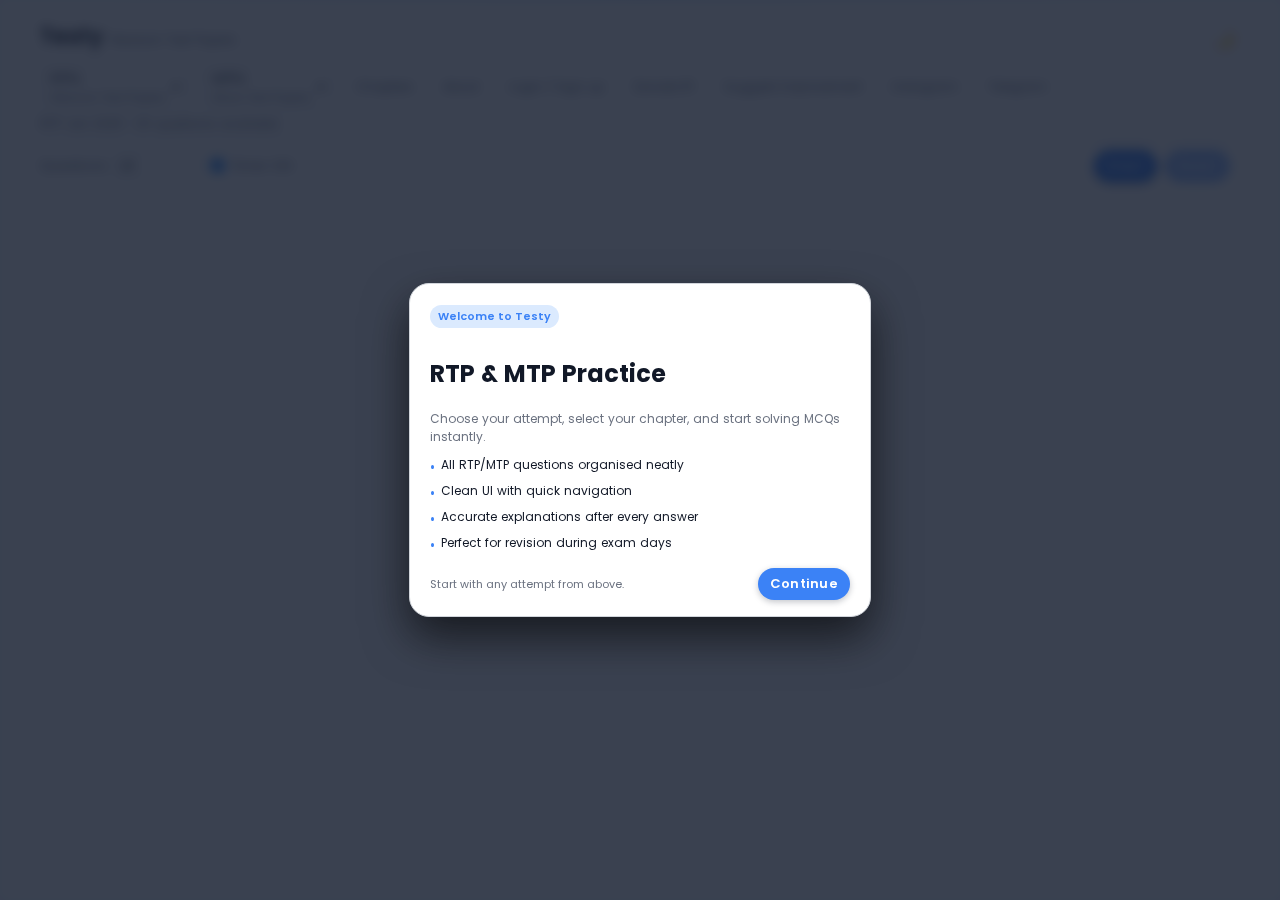
<file: .trashed-1766631010-rtp-mtp.html>
<!DOCTYPE html>
<html lang="en">
<head>
  <meta charset="UTF-8">
  <title>Testy – RTP/MTP Practice</title>
  <meta name="viewport" content="width=device-width, initial-scale=1">

  <style>
    /* ===========================
       POPPINS LOCAL FONT IMPORT
       =========================== */

    @font-face {
      font-family: "Poppins";
      src: url("Poppins/Poppins-Thin.ttf") format("truetype");
      font-weight: 100;
      font-style: normal;
    }
    @font-face {
      font-family: "Poppins";
      src: url("Poppins/Poppins-ExtraLight.ttf") format("truetype");
      font-weight: 200;
      font-style: normal;
    }
    @font-face {
      font-family: "Poppins";
      src: url("Poppins/Poppins-Light.ttf") format("truetype");
      font-weight: 300;
      font-style: normal;
    }
    @font-face {
      font-family: "Poppins";
      src: url("Poppins/Poppins-Regular.ttf") format("truetype");
      font-weight: 400;
      font-style: normal;
    }
    @font-face {
      font-family: "Poppins";
      src: url("Poppins/Poppins-Medium.ttf") format("truetype");
      font-weight: 500;
      font-style: normal;
    }
    @font-face {
      font-family: "Poppins";
      src: url("Poppins/Poppins-SemiBold.ttf") format("truetype");
      font-weight: 600;
      font-style: normal;
    }
    @font-face {
      font-family: "Poppins";
      src: url("Poppins/Poppins-Bold.ttf") format("truetype");
      font-weight: 700;
      font-style: normal;
    }
    @font-face {
      font-family: "Poppins";
      src: url("Poppins/Poppins-ExtraBold.ttf") format("truetype");
      font-weight: 800;
      font-style: normal;
    }
    @font-face {
      font-family: "Poppins";
      src: url("Poppins/Poppins-Black.ttf") format("truetype");
      font-weight: 900;
      font-style: normal;
    }
    .cover-datetime {
  font-family: "Poppins", sans-serif;
  font-size: 14px;
  color: #111;
  margin-bottom: 20px;
  text-align: left;
}
/* Smooth theme transition (same as index.html) */
body,
body * {
  transition:
    background-color 0.35s ease,
    color 0.35s ease,
    border-color 0.35s ease,
    box-shadow 0.35s ease;
}

#pdfCoverPage {
  padding: 30px;
}
/* ===== WELCOME MODAL ===== */
@media print {

  /* Hide everything by default */
  body * {
    visibility: hidden;
  }

  /* Show only cover page + review section */
  #pdfCoverPage, #pdfCoverPage * {
    visibility: visible;
  }
  #reviewSection, #reviewSection * {
    visibility: visible;
  }

  /* Arrange them in top-to-bottom order */
  #pdfCoverPage {
    position: relative;
    display: block;
    page-break-after: always;
  }

  #reviewSection {
    position: relative;
    top: 0;
    left: 0;
    width: 100%;
  }

  .review-section {
    max-height: none !important;
    overflow: visible !important;
  }

  .review-card {
    page-break-inside: avoid;
  }
}

.welcome-modal {
  position: fixed;
  inset: 0;
  background: rgba(15, 23, 42, 0.82);
  display: flex;
  justify-content: center;
  align-items: center;
  padding: 16px;
  z-index: 80;
  opacity: 0;
  pointer-events: none;
  transform: translateY(8px) scale(0.97);
  transition: 0.25s ease;
}

.welcome-modal.show {
  opacity: 1;
  pointer-events: auto;
  transform: translateY(0) scale(1);
}

.welcome-modal-inner {
  width: 100%;
  max-width: 420px;
  background: var(--bg-card);
  border-radius: 20px;
  border: 1px solid var(--border-soft);
  padding: 18px 20px 16px;
  box-shadow: 0 20px 45px rgba(0,0,0,0.6);
}

.welcome-badge {
  display: inline-flex;
  align-items: center;
  gap: 6px;
  font-size: 11px;
  padding: 3px 8px;
  border-radius: 999px;
  background: var(--blue-faint);
  color: var(--blue-accent);
  font-weight: 600;
  margin-bottom: 8px;
}

.welcome-sub {
  margin: 0 0 10px;
  font-size: 12px;
  color: var(--text-muted);
}

.welcome-features {
  list-style: none;
  padding: 0;
  margin: 0 0 12px;
  font-size: 12px;
  color: var(--text-main);
}

.welcome-features li {
  display: flex;
  gap: 6px;
  align-items: flex-start;
  margin-bottom: 4px;
}

.welcome-features li::before {
  content: "•";
  color: var(--blue-accent);
  font-size: 14px;
  margin-top: 1px;
}

.welcome-footer {
  display: flex;
  justify-content: space-between;
  align-items: center;
  gap: 8px;
  font-size: 11px;
  color: var(--text-muted);
}

.blur-bg {
  filter: blur(6px);
  transition: 0.25s ease;
}
    :root {
      --bg-body: #f3f7fc;
      --bg-card: #ffffff;
      --text-main: #111827;
      --text-muted: #6b7280;
      --border-soft: #d1d5db;
      --blue-accent: #3b82f6;
      --blue-faint: #dbeafe;
      --btn-bg: #3b82f6;
      --btn-text: #ffffff;
      --timer-text: #b91c1c;
      --option-correct-bg: #dcfce7;
      --option-correct-border: #16a34a;
      --option-wrong-bg: #fee2e2;
      --option-wrong-border: #dc2626;
    }

    body.dark-mode {
      --bg-body: #020617;
      --bg-card: #020617;
      --text-main: #e5e7eb;
      --text-muted: #9ca3af;
      --border-soft: #1f2937;
      --blue-accent: #60a5fa;
      --blue-faint: #0b1120;
      --btn-bg: #1d4ed8;
      --btn-text: #e5e7eb;
      --timer-text: #fb7185;
      --option-correct-bg: #022c22;
      --option-correct-border: #22c55e;
      --option-wrong-bg: #3f1d1d;
      --option-wrong-border: #f97373;
    }

    body {
      font-family: "Poppins", system-ui, -apple-system, BlinkMacSystemFont, "Segoe UI", sans-serif;
      background: radial-gradient(circle at top, var(--blue-faint) 0, var(--bg-body) 50%);
      margin: 0;
      padding: 0;
      color: var(--text-main);
    }

    .quiz-container {
      background: var(--bg-card);
      width: 100%;
      min-height: 100vh;
      box-sizing: border-box;
      padding: 16px 16px 24px;
    }

    button, a {
      -webkit-tap-highlight-color: transparent;
      font-family: inherit;
    }
    button:focus, a:focus {
      outline: none;
      box-shadow: none;
    }

    .top-bar {
      display: flex;
      justify-content: space-between;
      align-items: baseline;
      margin-bottom: 6px;
      gap: 8px;
    }

    .title-wrap {
      display: flex;
      align-items: baseline;
      gap: 8px;
      flex-wrap: wrap;
    }

    h1 {
      margin: 0;
      font-size: 22px;
      letter-spacing: 0.02em;
      font-weight: 600;
    }

    .title-badge {
      font-size: 12px;
      color: var(--text-muted);
      font-weight: 400;
    }

    .top-actions {
      display: flex;
      gap: 6px;
      align-items: center;
    }

    .icon-btn {
      padding: 6px;
      width: 32px;
      height: 32px;
      border-radius: 999px;
      border: 1px solid var(--border-soft);
      background: transparent;
      color: var(--text-main);
      cursor: pointer;
      font-size: 14px;
      display: inline-flex;
      align-items: center;
      justify-content: center;
      transition: background 0.2s ease, border-color 0.2s ease, transform 0.08s ease;
    }
    .icon-btn:hover {
      background: var(--blue-faint);
      border-color: var(--blue-accent);
    }
    .icon-btn:active {
      transform: scale(0.94);
    }

    .main-btn {
      padding: 6px 12px;
      border-radius: 999px;
      border: none;
      cursor: pointer;
      background: var(--btn-bg);
      color: var(--btn-text);
      font-size: 13px;
      font-weight: 600;
      letter-spacing: 0.02em;
      display: inline-flex;
      align-items: center;
      gap: 4px;
      transition: background 0.2s ease, transform 0.08s ease, box-shadow 0.08s ease;
      box-shadow: 0 2px 6px rgba(15, 23, 42, 0.25);
    }
    .main-btn:hover:not(:disabled) {
      background: #2563eb;
      box-shadow: 0 3px 8px rgba(15, 23, 42, 0.35);
    }
    .main-btn:active:not(:disabled) {
      transform: translateY(1px);
      box-shadow: 0 1px 4px rgba(15, 23, 42, 0.2);
    }
    .main-btn:disabled {
      opacity: 0.55;
      cursor: not-allowed;
      box-shadow: none;
    }

    /* ================= MOBILE MENU ================= */


    .nav-panel {
      position: fixed;
      inset: 0;
      background: rgba(15, 23, 42, 0.6);
      display: flex;
      justify-content: center;
      align-items: flex-start;
      padding: 24px 12px;
      z-index: 50;

      opacity: 0;
      transform: translateY(-10px);
      pointer-events: none;
      transition: opacity 0.25s ease, transform 0.25s ease;
    }
    .nav-panel.show {
      opacity: 1;
      transform: translateY(0);
      pointer-events: auto;
    }

    .nav-panel-inner {
  position: relative;
  width: 100%;
  max-width: 480px;
  background: var(--bg-card);
  border-radius: 16px;
  border: 1px solid var(--border-soft);
  padding: 12px 14px 10px;
  box-shadow: 0 16px 40px rgba(15, 23, 42, 0.7);

  /* circular reveal from menu button */
  clip-path: circle(0 at var(--nav-cx, 100%) var(--nav-cy, 0));
  opacity: 0;
  transform: scale(0.9);
  transition:
    clip-path 0.45s ease-out,
    opacity 0.25s ease-out,
    transform 0.25s ease-out;
}

/* when overlay is visible, expand the circle */
.nav-panel.show .nav-panel-inner {
  clip-path: circle(140% at var(--nav-cx, 100%) var(--nav-cy, 0));
  opacity: 1;
  transform: scale(1);
}

    .nav-panel-header {
      display: flex;
      justify-content: space-between;
      align-items: center;
      margin-bottom: 6px;
    }

    .nav-panel-title {
      font-size: 14px;
      font-weight: 600;
    }

    .nav-panel-section {
      margin-top: 10px;
    }

    .nav-panel-section-label {
      font-size: 12px;
      color: var(--text-muted);
      margin-bottom: 4px;
    }

    .nav-groups {
      display: flex;
      flex-direction: column;
      gap: 6px;
    }
    .nav-group {
  position: relative;
}

    .nav-group-toggle {
      width: 100%;
      text-align: left;
      padding: 6px 8px;
      border-radius: 8px;
      border: 1px solid var(--border-soft);
      background: transparent;
      font-size: 13px;
      cursor: pointer;
      display: flex;
      align-items: center;
      justify-content: space-between;
      transition: background 0.15s ease, border-color 0.15s ease, transform 0.08s ease;
      color: var(--text-main);
    }
    .nav-group-toggle div { color: inherit; }
    .nav-group-toggle .subtitle {
      font-size: 11px;
      color: var(--text-muted);
      display: block;
    }
    .nav-group-toggle .chevron {
      font-size: 12px;
      margin-left: 6px;
      color: var(--text-main);
    }
    .nav-group-toggle:hover {
      background: var(--blue-faint);
      border-color: var(--blue-accent);
    }
    .nav-group-toggle:active {
      transform: scale(0.98);
    }

    .nav-submenu {
  margin-top: 2px;
  border-radius: 8px;
  border: 1px solid var(--border-soft);
  background: var(--bg-card);
  max-height: 0;
  opacity: 0;
  transform: translateY(-4px);
  overflow: hidden;
  transition: max-height 0.2s ease, opacity 0.2s ease,
    transform 0.2s ease;

  /* smoother scroll */
  scroll-behavior: smooth;
  overscroll-behavior: contain;
  -webkit-overflow-scrolling: touch;
  position: relative;
}
    .nav-submenu[data-open="true"] {
  max-height: calc(4 * 32px); /* about 4 rows */
  opacity: 1;
  transform: translateY(0);
  overflow-y: auto;
}

    .nav-subitem {
  display: block;
  padding: 6px 8px;
  font-size: 13px;
  text-decoration: none;
  color: var(--text-main);
  background: var(--bg-card);
  transition: background 0.15s ease;
}
    nav-subitem + .nav-subitem {
  border-top: 1px solid var(--border-soft);
}
    .nav-subitem:hover {
  background: var(--blue-faint);
}

    .nav-links {
      display: flex;
      flex-direction: column;
      gap: 4px;
      margin-top: 4px;
    }

    .nav-item {
      text-decoration: none;
      color: var(--text-main);
      padding: 6px 8px;
      border-radius: 8px;
      display: flex;
      justify-content: space-between;
      align-items: center;
      border: 1px solid transparent;
      font-size: 13px;
      transition: background 0.15s ease, border-color 0.15s ease, transform 0.08s ease;
    }
    .nav-item span {
      font-size: 11px;
      color: var(--text-muted);
    }
    .nav-item:hover {
      background: var(--blue-faint);
      border-color: var(--blue-accent);
    }
    .nav-item:active {
      transform: scale(0.98);
    }

    /* DESKTOP NAV */

    .desktop-nav {
      display: none;
      margin: 8px 0 4px;
      gap: 12px;
      flex-wrap: wrap;
      align-items: center;
      font-size: 12px;
    }
    .desktop-nav a {
      text-decoration: none;
      font-size: 12px;
      color: var(--text-muted);
      padding: 4px 8px;
      border-radius: 999px;
      border: 1px solid transparent;
      transition: background 0.15s ease, border-color 0.15s ease;
    }
    .desktop-nav a:hover {
      background: var(--blue-faint);
      border-color: var(--blue-accent);
      color: var(--text-main);
    }

    .desktop-group {
      position: relative;
    }
    .desktop-group .nav-group-toggle {
      padding: 4px 10px;
    }
    .desktop-group .nav-submenu {
      position: absolute;
      top: 100%;
      left: 0;
      width: 200px;
      margin-top: 4px;
      z-index: 30;
    }

    /* PAPER INFO */

    .paper-info {
      font-size: 12px;
      color: var(--text-muted);
      margin-bottom: 6px;
    }

    /* SETUP */

    /* ============= SETUP ROW ============= */

.setup {
  margin-top: 4px;
  margin-bottom: 12px;
  border-top: 1px solid var(--border-soft);
  padding-top: 10px;
  display: flex;
  align-items: center;
  justify-content: space-between;
  gap: 10px;
  flex-wrap: wrap;
}
.setup label {
  font-size: 13px;
  color: var(--text-muted);
}
.setup-left {
  display: flex;
  align-items: center;
  gap: 10px;
  flex-wrap: wrap;
}
.setup-right {
  display: flex;
  align-items: center;
  gap: 8px;
  margin-left: auto;          /* push this group to the right */
}
.timer-toggle-label {
  display: flex;
  align-items: center;
  gap: 4px;
  font-size: 13px;
  color: var(--text-muted);
}

#questionCount {
  width: 70px;
  padding: 4px 6px;
  border-radius: 8px;
  border: 1px solid var(--border-soft);
  background: var(--bg-card);
  color: var(--text-main);
  font-size: 13px;
  transition: border-color 0.15s ease, box-shadow 0.15s ease;
}
#questionCount:focus {
  outline: none;
  border-color: var(--blue-accent);
  box-shadow: 0 0 0 1px var(--blue-accent);
}

/* text that goes at the bottom of the quiz */
#maxInfo {
  font-size: 11px;
  color: var(--text-muted);
  margin: 10px 0 0;
  font-weight: 300;
  text-align: center;
}

    /* QUIZ AREA */

    .hidden { display: none; }

    #status {
      font-size: 13px;
      margin-bottom: 4px;
      color: var(--text-muted);
      font-weight: 300;
    }
    #timer {
      font-size: 13px;
      margin-bottom: 4px;
      font-weight: 600;
      color: var(--timer-text);
    }
    #streakInfo {
      font-size: 11px;
      color: var(--text-muted);
      margin-bottom: 4px;
      font-weight: 300;
    }

    .progress-bar-wrap {
      width: 100%;
      height: 6px;
      border-radius: 999px;
      background: var(--blue-faint);
      overflow: hidden;
      margin-bottom: 8px;
    }
    .progress-bar-inner {
      height: 100%;
      width: 0%;
      background: var(--blue-accent);
      transition: width 0.35s cubic-bezier(0.25, 0.8, 0.25, 1);
    }

    #questionText {
      font-size: 16px;
      margin-bottom: 10px;
      font-weight: 500;
    }

    .option {
      padding: 6px 8px;
      border-radius: 10px;
      margin-bottom: 6px;
      display: flex;
      align-items: center;
      border: 1px solid transparent;
      background: transparent;
      transition: background 0.15s ease, border-color 0.15s ease;
      font-weight: 400;
    }
    .option input[type="radio"] {
      margin-right: 8px;
    }
    .option:hover {
      background: var(--blue-faint);
    }
    .option.correct {
      border-color: var(--option-correct-border);
      background: var(--option-correct-bg);
    }
    .option.incorrect {
      border-color: var(--option-wrong-border);
      background: var(--option-wrong-bg);
    }

    .explanation {
      margin-top: 8px;
      font-size: 12px;
      color: var(--text-muted);
      border-radius: 8px;
      border: 1px dashed var(--border-soft);
      padding: 6px 8px;
      background: rgba(148, 163, 184, 0.08);
    }

    .controls {
      margin-top: 10px;
      display: flex;
      justify-content: space-between;
      align-items: center;
      width: 100%;
      gap: 6px;
    }
    .controls button {
      flex-shrink: 0;
    }

    #phaseInfo {
      font-size: 11px;
      color: var(--blue-accent);
      white-space: nowrap;
    }

    #summary {
      margin-top: 14px;
      font-size: 13px;
      color: var(--text-main);
    }

    /* REVIEW SECTION */

    .review-section {
      margin-top: 10px;
      border-top: 1px solid var(--border-soft);
      padding-top: 8px;
      max-height: 260px;
      overflow-y: auto;
    }

    .review-card {
      border-radius: 10px;
      border: 1px solid var(--border-soft);
      padding: 6px 8px;
      margin-bottom: 6px;
      font-size: 12px;
      background: rgba(148, 163, 184, 0.03);
      overflow-x: auto;
      white-space: normal;
    }
    .review-card.correct {
      border-color: var(--option-correct-border);
      background: var(--option-correct-bg);
    }
    .review-card.incorrect {
      border-color: var(--option-wrong-border);
      background: var(--option-wrong-bg);
    }

    .review-inner {
      min-width: 100%;
      overflow-x: auto;
      white-space: nowrap;
    }

    .review-q-header {
      font-weight: 600;
      margin-bottom: 2px;
    }
    .review-q-text {
      margin-bottom: 4px;
    }
    .review-options {
      margin-left: 4px;
    }
    .review-option {
      display: flex;
      align-items: center;
      gap: 4px;
      margin-bottom: 2px;
    }

    .review-tag {
      font-size: 10px;
      padding: 1px 4px;
      border-radius: 999px;
      border: 1px solid var(--border-soft);
      background: rgba(15, 23, 42, 0.04);
    }
    .review-tag.correct-tag {
      border-color: var(--option-correct-border);
    }
    .review-tag.selected-tag {
      border-color: var(--blue-accent);
    }

    /* Desktop tweaks */
    @media (min-width: 768px) {
      .quiz-container {
        padding: 20px 40px 32px;
      }
      .desktop-nav {
        display: flex;
      }
      #navToggle {
        display: none;
      }
      .nav-panel {
        display: none;
      }
      .setup {
        flex-wrap: nowrap;
      }
      .setup-left {
        flex: 1;
      }
      .setup-right {
        justify-content: flex-end;
      }
    }
  </style>
</head>

<body>
  <!-- WELCOME MODAL -->
<div id="welcomeModal" class="welcome-modal">
  <div class="welcome-modal-inner">
    <div class="welcome-badge">Welcome to Testy</div>

    <h2>RTP & MTP Practice</h2>

    <p class="welcome-sub">
      Choose your attempt, select your chapter, and start solving MCQs instantly.
    </p>

    <ul class="welcome-features">
      <li>All RTP/MTP questions organised neatly</li>
      <li>Clean UI with quick navigation</li>
      <li>Accurate explanations after every answer</li>
      <li>Perfect for revision during exam days</li>
    </ul>

    <div class="welcome-footer">
      <span>Start with any attempt from above.</span>
      <button id="welcomeClose" type="button" class="main-btn">Continue</button>
    </div>
  </div>
</div>
  <div class="quiz-container">
    <!-- MOBILE MENU OVERLAY -->
    <div id="navPanel" class="nav-panel">
      <div class="nav-panel-inner">
        <div class="nav-panel-header">
          <div class="nav-panel-title">Quick menu</div>
          <button id="navClose" type="button" class="icon-btn">✕</button>
        </div>

        <div class="nav-panel-section">
          <div class="nav-panel-section-label">PRACTICE SETS</div>
          <div class="nav-groups">
            <div class="nav-group">
              <button type="button" class="nav-group-toggle" data-group="rtp-mobile">
                <div>
                  RTPs
                  <span class="subtitle">Revision Test Papers</span>
                </div>
                <span class="chevron">▾</span>
              </button>
              <div class="nav-submenu" data-group="rtp-mobile" data-open="false">
                <a href="rtp-mtp.html?type=rtp&paper=sept-2025" class="nav-subitem">RTP Sept 2025</a>
<a href="rtp-mtp.html?type=rtp&paper=may-2025" class="nav-subitem">RTP May 2025</a>
<a href="rtp-mtp.html?type=rtp&paper=jan-2025" class="nav-subitem">RTP Jan 2025</a>
<a href="rtp-mtp.html?type=rtp&paper=sept-2024" class="nav-subitem">RTP Sept 2024</a>

              </div>
            </div>

            <div class="nav-group">
              <button type="button" class="nav-group-toggle" data-group="mtp-mobile">
                <div>
                  MTPs
                  <span class="subtitle">Mock Test Papers</span>
                </div>
                <span class="chevron">▾</span>
              </button>
              <div class="nav-submenu" data-group="mtp-mobile" data-open="false">
<a href="rtp-mtp.html?type=mtp&paper=sept-2025-1" class="nav-subitem">MTP I Sept 2025</a>
<a href="rtp-mtp.html?type=mtp&paper=sept-2025-2" class="nav-subitem">MTP II Sept 2025</a>

<a href="rtp-mtp.html?type=mtp&paper=may-2025-1" class="nav-subitem">MTP I May 2025</a>
<a href="rtp-mtp.html?type=mtp&paper=may-2025-2" class="nav-subitem">MTP II May 2025</a>

<a href="rtp-mtp.html?type=mtp&paper=jan-2025-1" class="nav-subitem">MTP I Jan 2025</a>
<a href="rtp-mtp.html?type=mtp&paper=jan-2025-2" class="nav-subitem">MTP II Jan 2025</a>

<a href="rtp-mtp.html?type=mtp&paper=sept-2024-1" class="nav-subitem">MTP I Sept 2024</a>
<a href="rtp-mtp.html?type=mtp&paper=sept-2024-2" class="nav-subitem">MTP II Sept 2024</a>

<a href="rtp-mtp.html?type=mtp&paper=may-2024-1" class="nav-subitem">MTP I May 2024</a>
<a href="rtp-mtp.html?type=mtp&paper=may-2024-2" class="nav-subitem">MTP II May 2024</a>

<a href="rtp-mtp.html?type=mtp&paper=jan-2024-1" class="nav-subitem">MTP I Jan 2024</a>
<a href="rtp-mtp.html?type=mtp&paper=jan-2024-2" class="nav-subitem">MTP II Jan 2024</a>

              </div>
            </div>
          </div>
        </div>

        <div class="nav-panel-section">
          <div class="nav-panel-section-label">LINKS</div>
            <div class="nav-links">
    <a class="nav-item" href="index.html">
      Back to chapters
      <span>Normal practice</span>
    </a>

    <!-- Login shown when NOT logged in -->
    <a
      id="loginNavItem"
      class="nav-item"
      href="auth.html"
    >
      Login / Sign up
      <span>Save progress on this device</span>
    </a>

    <!-- Profile shown ONLY when logged in -->
    <a
      id="profileNavItem"
      class="nav-item"
      href="profile-view.html"
      style="display:none"
    >
      My profile
      <span>Progress & stats</span>
    </a>

    <a class="nav-item" href="donation.html" target="_blank" rel="noopener">
      Donate ₹1 <span>Support this project</span>
    </a>

    <a class="nav-item" href="mailto: contact.globalratings@gmail.com" target="_blank" rel="noopener">
      Suggest improvement <span>Share feedback</span>
    </a>

    <a
      class="nav-item"
      href="about.html"
      rel="noopener"
    >
      About Me <span>Know Admin</span>
    </a>

    <a class="nav-item" href="https://instagram.com/__be1oved_once" target="_blank" rel="noopener">
      Instagram <span>Follow updates</span>
    </a>

    <a class="nav-item" href="https://t.me/your_channel" target="_blank" rel="noopener">
      Telegram <span>Join community</span>
    </a>
  </div>
        </div>
      </div>
    </div>

    <!-- TOP BAR -->
    <div class="top-bar">
      <div class="title-wrap">
        <h1>Testy</h1>
        <span id="paperTypeLabel" class="title-badge"></span>
      </div>
      <div class="top-actions">
        <button id="themeToggle" type="button" class="icon-btn">🌙</button>
        <button id="navToggle" type="button" class="icon-btn">☰</button>
      </div>
    </div>

    <!-- DESKTOP NAV -->
    <div class="desktop-nav">
      <div class="desktop-group">
        <button type="button" class="nav-group-toggle" data-group="rtp-desktop">
          <div>
            RTPs
            <span class="subtitle">Revision Test Papers</span>
          </div>
          <span class="chevron">▾</span>
        </button>
        <div class="nav-submenu" data-group="rtp-desktop" data-open="false">
          <a href="rtp-mtp.html?type=rtp&paper=sept-2025" class="nav-subitem">RTP Sept 2025</a>
<a href="rtp-mtp.html?type=rtp&paper=may-2025" class="nav-subitem">RTP May 2025</a>
<a href="rtp-mtp.html?type=rtp&paper=jan-2025" class="nav-subitem">RTP Jan 2025</a>
<a href="rtp-mtp.html?type=rtp&paper=sept-2024" class="nav-subitem">RTP Sept 2024</a>

        </div>
      </div>

      <div class="desktop-group">
        <button type="button" class="nav-group-toggle" data-group="mtp-desktop">
          <div>
            MTPs
            <span class="subtitle">Mock Test Papers</span>
          </div>
          <span class="chevron">▾</span>
        </button>
        <div class="nav-submenu" data-group="mtp-desktop" data-open="false">
         <a href="rtp-mtp.html?type=mtp&paper=sept-2025-1" class="nav-subitem">MTP I Sept 2025</a>
<a href="rtp-mtp.html?type=mtp&paper=sept-2025-2" class="nav-subitem">MTP II Sept 2025</a>

<a href="rtp-mtp.html?type=mtp&paper=may-2025-1" class="nav-subitem">MTP I May 2025</a>
<a href="rtp-mtp.html?type=mtp&paper=may-2025-2" class="nav-subitem">MTP II May 2025</a>

<a href="rtp-mtp.html?type=mtp&paper=jan-2025-1" class="nav-subitem">MTP I Jan 2025</a>
<a href="rtp-mtp.html?type=mtp&paper=jan-2025-2" class="nav-subitem">MTP II Jan 2025</a>

<a href="rtp-mtp.html?type=mtp&paper=sept-2024-1" class="nav-subitem">MTP I Sept 2024</a>
<a href="rtp-mtp.html?type=mtp&paper=sept-2024-2" class="nav-subitem">MTP II Sept 2024</a>

<a href="rtp-mtp.html?type=mtp&paper=may-2024-1" class="nav-subitem">MTP I May 2024</a>
<a href="rtp-mtp.html?type=mtp&paper=may-2024-2" class="nav-subitem">MTP II May 2024</a>

<a href="rtp-mtp.html?type=mtp&paper=jan-2024-1" class="nav-subitem">MTP I Jan 2024</a>
<a href="rtp-mtp.html?type=mtp&paper=jan-2024-2" class="nav-subitem">MTP II Jan 2024</a>

        </div>
      </div>

      <a href="index.html">Chapters</a>
      <a href="about.html">About</a>

      <!-- Desktop login / profile -->
      <a
        id="loginNavItemDesktop"
        href="auth.html"ml
      >
        Login / Sign up
      </a>

      <a
        id="profileNavItemDesktop"
        href="profile-view.html"
        style="display:none"
      >
        My profile
      </a>

      <a href="donation.html" target="_blank" rel="noopener">Donate ₹1</a>
      <a href="mailto: contact.globalratings@gmail.com" target="_blank" rel="noopener">
        Suggest improvement
      </a>
      <a href="https://instagram.com/__be1oved_once" target="_blank" rel="noopener">
        Instagram
      </a>
      <a href="https://t.me/your_channel" target="_blank" rel="noopener">
        Telegram
      </a>
    </div>

    <!-- PAPER INFO -->
    <div id="paperInfo" class="paper-info"></div>

    <!-- SETUP -->
    <div class="setup">
      <div class="setup-left">
        <label>
          Questions:
          <input id="questionCount" type="number" min="1">
        </label>

        <label class="timer-toggle-label">
          <input id="timerToggle" type="checkbox" checked>
          Timer ON
        </label>
      </div>

      <div class="setup-right">
        <button id="startBtn" type="button" class="main-btn">Start</button>
        <button id="resetBtn" type="button" class="main-btn" disabled>Reset</button>
      </div>

      <p id="maxInfo"></p>
    </div>

    <!-- QUIZ AREA -->
    <div id="quizArea" class="hidden">
      <div id="status"></div>
      <div id="timer"></div>
      <div id="streakInfo"></div>

      <div id="progressBarWrap" class="progress-bar-wrap hidden">
        <div id="progressBarInner" class="progress-bar-inner"></div>
      </div>

      <div id="questionText"></div>

      <form id="optionsForm">
        <label class="option">
          <input type="radio" name="option" value="0">
          <span class="option-text"></span>
        </label>
        <label class="option">
          <input type="radio" name="option" value="1">
          <span class="option-text"></span>
        </label>
        <label class="option">
          <input type="radio" name="option" value="2">
          <span class="option-text"></span>
        </label>
        <label class="option">
          <input type="radio" name="option" value="3">
          <span class="option-text"></span>
        </label>
      </form>

      <div id="explanation" class="explanation hidden"></div>

      <div class="controls">
        <button id="prevBtn" type="button" class="main-btn">← Prev</button>
        <button id="nextBtn" type="button" class="main-btn">Next →</button>
        <span id="phaseInfo"></span>
      </div>

      <div id="summary"></div>

      <button id="reviewToggleBtn" type="button" class="main-btn hidden" style="margin-top:8px;">
  Review questions
</button>

<button
  id="savePdfBtn"
  type="button"
  class="main-btn hidden"
  style="margin-top: 8px; margin-left: 6px"
>
  Save as PDF
</button>

<div id="pdfCoverPage" class="pdf-cover hidden">
  <div id="pdfDateTime" class="cover-datetime">
  <div id="pdfTime"></div>
  <div id="pdfDate"></div>
</div>
  <h1>Testy – Your Practice Report 📘</h1>

  <p class="cover-msg">
    You’re working hard, and that already puts you far ahead.  
    Stay consistent, stay disciplined, stay hungry.  
    You are going to crack this. I believe you will, seriously. <br>
    Best of LUCK! ❤️  
    Mujhe Pata Hai Tum Kar Loge.
  </p>

  <p class="cover-footer">
    Made with Love ❤️ Kunal
  </p>
</div>

<div id="reviewSection" class="review-section hidden">
  <div id="reviewList"></div>
</div>
    </div>
  </div>

  <!-- RTP/MTP QUESTIONS -->
  <script src="questions_rtp_mtp.js"></script>
  <script src="storage.js"></script>
  <script>
    const THEME_KEY = "quizTheme_v1";
const WELCOME_KEY = "rtp_mtp_welcome_seen";
const hasSeenWelcome = localStorage.getItem(WELCOME_KEY) === "true";

const welcomeModal = document.getElementById("welcomeModal");
const welcomeClose = document.getElementById("welcomeClose");
const mainContainer = document.querySelector(".quiz-container");

    const paperTypeLabel = document.getElementById("paperTypeLabel");
    const paperInfo = document.getElementById("paperInfo");

    const questionCountInput = document.getElementById("questionCount");
    const startBtn = document.getElementById("startBtn");
    const resetBtn = document.getElementById("resetBtn");
    const themeToggle = document.getElementById("themeToggle");
    const navToggle = document.getElementById("navToggle");
    const navPanel = document.getElementById("navPanel");
    const navClose = document.getElementById("navClose");
    const maxInfo = document.getElementById("maxInfo");
    const timerToggle = document.getElementById("timerToggle");

    const quizArea = document.getElementById("quizArea");
    const questionText = document.getElementById("questionText");
    const optionsForm = document.getElementById("optionsForm");
    const optionLabels = [...document.querySelectorAll(".option")];
    const optionInputs = [...document.querySelectorAll(".option input")];
    const optionTextSpans = [...document.querySelectorAll(".option-text")];

    const prevBtn = document.getElementById("prevBtn");
    const nextBtn = document.getElementById("nextBtn");
    const statusEl = document.getElementById("status");
       const timerEl = document.getElementById("timer");
    const phaseInfo = document.getElementById("phaseInfo");
    const summaryEl = document.getElementById("summary");
    const streakInfo = document.getElementById("streakInfo");
    const explanationEl = document.getElementById("explanation");
    const progressBarWrap = document.getElementById("progressBarWrap");
    const progressBarInner = document.getElementById("progressBarInner");

const savePdfBtn = document.getElementById("savePdfBtn");

if (savePdfBtn) {
  savePdfBtn.addEventListener("click", () => {
    // 1) Make sure the review is visible & ready
    if (reviewSection && reviewSection.classList.contains("hidden")) {
      if (typeof buildReviewList === "function") {
        buildReviewList();
      }
      reviewSection.classList.remove("hidden");
      reviewToggleBtn.textContent = "Hide review";
    }
    
    // 2) Update time + date on cover page
    if (typeof updatePdfDateTime === "function") {
      updatePdfDateTime();
    }
    
    // 3) Force LIGHT theme during print
    const body = document.body;
    const wasDark = body.classList.contains("dark-mode");
    if (wasDark) {
      body.classList.remove("dark-mode");
    }
    
    // 4) Show cover page only while printing (if you use one)
    const cover = document.getElementById("pdfCoverPage");
    if (cover) {
      cover.classList.remove("hidden");
    }
    
    // 5) Trigger browser "Save as PDF"
    window.print();
    
    // 6) Restore dark mode & hide cover after a short delay
    setTimeout(() => {
      if (wasDark) {
        body.classList.add("dark-mode");
      }
      if (cover) {
        cover.classList.add("hidden");
      }
    }, 500);
  });
}

// will hold data for PDF
let reviewRecords = [];

    const reviewToggleBtn = document.getElementById("reviewToggleBtn");
    const reviewSection = document.getElementById("reviewSection");
    const reviewList = document.getElementById("reviewList");

    const navGroupToggles = document.querySelectorAll(".nav-group-toggle");

    let allPaperQuestions = [];
    let paperTitle = "";
    let paperKey = "";

    let quizTimeline = [];
    let answers = [];
    let retryQuestions = [];
    let currentIndex = 0;
    let firstPhaseLength = 0;

    let timerInterval = null;
    let autoNextTimeout = null;
    let timeLeft = 45;
    let currentTimeLimit = 45;

    let quizActive = false;
    let timerEnabled = true;
    let currentStreak = 0;
    let bestStreak = 0;

    function shuffleArray(arr) {
      const a = [...arr];
      for (let i = a.length - 1; i > 0; i--) {
        const j = Math.floor(Math.random() * (i + 1));
        [a[i], a[j]] = [a[j], a[i]];
      }
      return a;
    }

    function applyTheme(theme) {
      if (theme === "dark") {
        document.body.classList.add("dark-mode");
        themeToggle.textContent = "☀️";
      } else {
        document.body.classList.remove("dark-mode");
        themeToggle.textContent = "🌙";
      }
      try { localStorage.setItem(THEME_KEY, theme); } catch (_) {}
    }

function updatePdfDateTime() {
  const timeEl = document.getElementById("pdfTime");
  const dateEl = document.getElementById("pdfDate");

  if (!timeEl || !dateEl) return;

  const now = new Date();

  // format time
  let hours = now.getHours();
  const minutes = String(now.getMinutes()).padStart(2, "0");
  const ampm = hours >= 12 ? "PM" : "AM";
  hours = hours % 12 || 12;

  const timeString = `Time: ${String(hours).padStart(2, "0")}:${minutes} ${ampm}`;

  // format date your way: 22 Nov 2k25
  const day = now.getDate();
  const monthShort = now.toLocaleString("en-US", { month: "short" });
  const year = now.getFullYear().toString().slice(-2);

  const dateString = `Date: ${day} ${monthShort} 2k${year}`;

  timeEl.textContent = timeString;
  dateEl.textContent = dateString;
}

function updatePdfDateTime() {
  const timeEl = document.getElementById("pdfTime");
  const dateEl = document.getElementById("pdfDate");
  if (!timeEl || !dateEl) return;
  
  const now = new Date();
  
  // Time like: Time: 04:38 PM
  const timeStr = now.toLocaleTimeString("en-IN", {
    hour: "2-digit",
    minute: "2-digit",
    hour12: true
  });
  
  // Date like: Date: 22 Nov 2k25
  const day = String(now.getDate()).padStart(2, "0");
  const monthShort = now.toLocaleString("en-US", { month: "short" }); // Nov
  const yearShort = String(now.getFullYear()).slice(-2); // 25
  const dateStr = `${day} ${monthShort} 2k${yearShort}`;
  
  timeEl.textContent = `Time: ${timeStr}`;
  dateEl.textContent = `Date: ${dateStr}`;
}

function openWelcomeModal() {
  welcomeModal.classList.add("show");
  if (mainContainer) mainContainer.classList.add("blur-bg");
}

function closeWelcomeModal() {
  welcomeModal.classList.remove("show");
  if (mainContainer) mainContainer.classList.remove("blur-bg");
}

welcomeClose.addEventListener("click", () => {
  localStorage.setItem(WELCOME_KEY, "true");
  closeWelcomeModal();
});

welcomeModal.addEventListener("click", (e) => {
  if (e.target === welcomeModal) {
    localStorage.setItem(WELCOME_KEY, "true");
    closeWelcomeModal();
  }
});

    function initTheme() {
      let saved = "light";
      try {
        const t = localStorage.getItem(THEME_KEY);
        if (t === "dark" || t === "light") saved = t;
      } catch (_) {}
      applyTheme(saved);
    }

    function initPaper() {
      const params = new URLSearchParams(window.location.search);
      const typeParam = params.get("type") === "mtp" ? "mtp" : "rtp";
      const paperParam = params.get("paper") || "jan-2025";

      paperKey = typeParam + "-" + paperParam;

      const store = window.RTP_MTP_QUESTIONS || {};
      allPaperQuestions = store[paperKey] || [];

      paperTitle = allPaperQuestions.length > 0
        ? allPaperQuestions[0].paper
        : (typeParam.toUpperCase() + " " + paperParam.toUpperCase().replace("-", " "));

      paperTypeLabel.textContent =
        typeParam === "rtp" ? "Revision Test Papers" : "Mock Test Papers";

      if (allPaperQuestions.length === 0) {
        paperInfo.textContent = paperTitle + " • No questions configured yet.";
        //maxInfo.textContent = "0 questions available.";
        startBtn.disabled = true;
        questionCountInput.value = "";
      } else {
        paperInfo.textContent =
          paperTitle + " • " + allPaperQuestions.length + " questions available";
        questionCountInput.max = allPaperQuestions.length;
        questionCountInput.value = Math.min(10, allPaperQuestions.length);
        //maxInfo.textContent =
          //Available in this paper: " + allPaperQuestions.length;
        startBtn.disabled = false;
      }
    }

    function clearTimer() {
      if (timerInterval !== null) {
        clearInterval(timerInterval);
        timerInterval = null;
      }
    }

    function clearAutoNext() {
      if (autoNextTimeout !== null) {
        clearTimeout(autoNextTimeout);
        autoNextTimeout = null;
      }
    }

    function updateStreakUI() {
      if (!quizActive) {
        streakInfo.textContent = "";
        return;
      }
      streakInfo.textContent = "Streak: " + currentStreak + " | Best: " + bestStreak;
    }

    function updateProgressBar() {
      if (!quizActive || quizTimeline.length === 0) {
        progressBarWrap.classList.add("hidden");
        progressBarInner.style.width = "0%";
        return;
      }
      progressBarWrap.classList.remove("hidden");
      const percent = (currentIndex / quizTimeline.length) * 100;
      progressBarInner.style.width = percent.toFixed(2) + "%";
    }

    function startTimer() {
      clearTimer();

      if (!quizActive || answers[currentIndex] || !timerEnabled) {
        timerEl.textContent = (quizActive && timerEnabled) ? "Time left: —" : "";
        return;
      }

      timeLeft = currentTimeLimit;
      timerEl.textContent = "Time left: " + timeLeft + "s";

      timerInterval = setInterval(() => {
        timeLeft--;
        if (timeLeft <= 0) {
          timerEl.textContent = "Time left: 0s";
          clearTimer();
          handleTimeout();
        } else {
          timerEl.textContent = "Time left: " + timeLeft + "s";
        }
      }, 1000);
    }

    function handleTimeout() {
      if (!quizActive || answers[currentIndex]) return;

      const q = quizTimeline[currentIndex];
      answers[currentIndex] = { selected: null, isCorrect: false };

      currentTimeLimit = 45;
      retryQuestions.push({ ...q });

      currentStreak = 0;
      updateStreakUI();

      optionInputs.forEach(i => i.disabled = true);

      setTimeout(goToNextQuestion, 400);
    }

    function renderQuestion() {
      if (!quizActive) return;

      clearTimer();
      clearAutoNext();

      const q = quizTimeline[currentIndex];
// Add serial number before the question text
questionText.textContent = (currentIndex + 1) + ". " + (q.question || "");

      optionLabels.forEach(l => l.classList.remove("correct", "incorrect"));
      optionInputs.forEach(i => {
        i.checked = false;
        i.disabled = false;
      });

      explanationEl.classList.add("hidden");
      explanationEl.textContent = "";

      q.options.forEach((opt, i) => {
        optionTextSpans[i].textContent = opt;
      });

      const ans = answers[currentIndex];
      if (ans) {
        if (ans.selected !== null && ans.selected !== undefined) {
          optionInputs.forEach(i => {
            if (parseInt(i.value, 10) === ans.selected) i.checked = true;
            i.disabled = true;
          });
          optionLabels[ans.selected].classList.add(ans.isCorrect ? "correct" : "incorrect");
          if (!ans.isCorrect && q.correctIndex != null) {
            optionLabels[q.correctIndex].classList.add("correct");
          }
          if (q.explanation) {
            explanationEl.textContent = "Explanation: " + q.explanation;
            explanationEl.classList.remove("hidden");
          }
        } else {
          optionInputs.forEach(i => i.disabled = true);
        }
      }

      prevBtn.disabled = currentIndex === 0;
      nextBtn.disabled = !answers[currentIndex];

      if (currentIndex < firstPhaseLength) {
        phaseInfo.textContent = "First round";
      } else {
        phaseInfo.textContent = "Retrying wrong questions";
      }

      statusEl.textContent = "Question " + (currentIndex + 1) + " of " + quizTimeline.length;

      updateProgressBar();
      updateStreakUI();
      startTimer();
    }

    optionsForm.addEventListener("change", (event) => {
      if (!quizActive) return;

      const target = event.target;
      if (target.name !== "option") return;
      if (answers[currentIndex]) return;

      const selected = parseInt(target.value, 10);
      const q = quizTimeline[currentIndex];
      const correct = selected === q.correctIndex;
      
      // record stats per paper (RTP / MTP) for logged-in user
  if (typeof getActiveUser === "function" && typeof recordAttempt === "function") {
    const u = getActiveUser();
    if (u) {
      // try to get a nice label for this paper
      const paperKey =
        q.paper ||
        q.paperName ||
        (document.getElementById("currentPaperLabel")?.textContent) ||
        "RTP / MTP";
      recordAttempt(u.id, "paper", paperKey, correct);
    }
  }

      answers[currentIndex] = { selected, isCorrect: correct };

      optionInputs.forEach(i => i.disabled = true);

      optionLabels[selected].classList.add(correct ? "correct" : "incorrect");
      if (!correct && q.correctIndex != null) {
        optionLabels[q.correctIndex].classList.add("correct");
      }

      if (q.explanation) {
        explanationEl.textContent = "Explanation: " + q.explanation;
        explanationEl.classList.remove("hidden");
      }

      nextBtn.disabled = false;

      if (correct) {
        currentTimeLimit += 5;
        currentStreak++;
        if (currentStreak > bestStreak) bestStreak = currentStreak;
      } else {
        currentTimeLimit = 45;
        retryQuestions.push({ ...q });
        currentStreak = 0;
      }

      updateStreakUI();

      clearTimer();
      clearAutoNext();

      const delay = correct ? 600 : 3000;
      autoNextTimeout = setTimeout(() => {
        autoNextTimeout = null;
        goToNextQuestion();
      }, delay);
    });

    function goToNextQuestion() {
      if (!quizActive) return;

      clearTimer();
      clearAutoNext();

      if (currentIndex < quizTimeline.length - 1) {
        currentIndex++;
        renderQuestion();
        return;
      }

      if (retryQuestions.length > 0) {
        const retryClones = retryQuestions.map(q => ({ ...q }));
        quizTimeline = quizTimeline.concat(retryClones);
        const extraAnswers = new Array(retryClones.length).fill(null);
        answers = answers.concat(extraAnswers);
        retryQuestions = [];
        currentIndex++;
        renderQuestion();
        return;
      }

      showSummary();
    }

    prevBtn.addEventListener("click", () => {
      if (!quizActive) return;
      if (currentIndex > 0) {
        clearTimer();
        clearAutoNext();
        currentIndex--;
        renderQuestion();
      }
    });

    nextBtn.addEventListener("click", () => {
      if (!quizActive) return;
      if (!answers[currentIndex]) return;
      clearAutoNext();
      goToNextQuestion();
    });

    function showSummary() {
      clearTimer();
      clearAutoNext();

      const totalQuestions = firstPhaseLength;

      const correctUIDs = new Set();
      for (let i = 0; i < quizTimeline.length; i++) {
        const ans = answers[i];
        if (ans && ans.isCorrect) {
          const q = quizTimeline[i];
          if (typeof q.uid === "number" && q.uid < firstPhaseLength) {
            correctUIDs.add(q.uid);
          }
        }
      }
      const eventualCorrect = correctUIDs.size;

      let firstMarks = 0;
      let firstCorrect = 0;
      let firstWrong = 0;
      for (let i = 0; i < firstPhaseLength; i++) {
        const ans = answers[i];
        if (!ans) continue;
        if (ans.isCorrect) {
          firstMarks += 1;
          firstCorrect++;
        } else {
          firstMarks -= 0.25;
          firstWrong++;
        }
      }
      const accuracy = totalQuestions > 0 ? (firstCorrect / totalQuestions) * 100 : 0;

      summaryEl.innerHTML =
        "Correct (eventual): " + eventualCorrect + " / " + totalQuestions +
        " &nbsp; | &nbsp; Accuracy (first round): " + accuracy.toFixed(2) + "%<br>" +
        "Marks (first attempts only, +1 / -0.25): " + firstMarks.toFixed(2) +
        " &nbsp; (Correct: " + firstCorrect + ", Wrong: " + firstWrong + ")";

      timerEl.textContent = "Quiz finished.";
      nextBtn.disabled = true;
      updateProgressBar();
      updateStreakUI();

      reviewToggleBtn.classList.remove("hidden");
      reviewToggleBtn.textContent = "Review questions";
      reviewSection.classList.add("hidden");
      if (savePdfBtn) {
  savePdfBtn.classList.remove("hidden");
}
    }

    function buildReviewList() {
      reviewList.innerHTML = "";

      for (let i = 0; i < firstPhaseLength; i++) {
        const q = quizTimeline[i];
        if (!q) continue;
        const ans = answers[i];

        const card = document.createElement("div");
        card.className = "review-card " + (ans && ans.isCorrect ? "correct" : "incorrect");

        const inner = document.createElement("div");
        inner.className = "review-inner";

        const header = document.createElement("div");
        header.className = "review-q-header";
        header.textContent = "Q" + (i + 1);

        const qText = document.createElement("div");
        qText.className = "review-q-text";
        qText.textContent = q.question;

        const optsWrap = document.createElement("div");
        optsWrap.className = "review-options";

        q.options.forEach((optText, idx) => {
          const optRow = document.createElement("div");
          optRow.className = "review-option";

          const bullet = document.createElement("span");
          bullet.textContent = String.fromCharCode(65 + idx) + ".";

          const textSpan = document.createElement("span");
          textSpan.textContent = optText;

          optRow.appendChild(bullet);
          optRow.appendChild(textSpan);

          const isCorrect = idx === q.correctIndex;
          const isSelected = ans && ans.selected === idx;

          if (isCorrect || isSelected) {
            const tag = document.createElement("span");
            tag.className = "review-tag";
            if (isCorrect) {
              tag.classList.add("correct-tag");
              tag.textContent = "Correct";
            }
            if (isSelected) {
              tag.classList.add("selected-tag");
              tag.textContent = isCorrect ? "Correct" : "Your choice";
            }
            optRow.appendChild(tag);
          }

          optsWrap.appendChild(optRow);
        });

        inner.appendChild(header);
        inner.appendChild(qText);
        inner.appendChild(optsWrap);
        card.appendChild(inner);
        reviewList.appendChild(card);
      }
    }

    function resetQuiz() {
      clearTimer();
      clearAutoNext();

      quizTimeline = [];
      answers = [];
      retryQuestions = [];
      currentIndex = 0;
      firstPhaseLength = 0;
      currentTimeLimit = 45;
      quizActive = false;

      currentStreak = 0;
      bestStreak = 0;
      updateStreakUI();

      quizArea.classList.add("hidden");
      statusEl.textContent = "";
      timerEl.textContent = "";
      questionText.textContent = "";
      phaseInfo.textContent = "";
      summaryEl.textContent = "";
      explanationEl.textContent = "";
      explanationEl.classList.add("hidden");
      progressBarWrap.classList.add("hidden");
      progressBarInner.style.width = "0%";

      nextBtn.disabled = true;
      prevBtn.disabled = true;
      resetBtn.disabled = true;

      reviewToggleBtn.classList.add("hidden");
reviewSection.classList.add("hidden");
reviewList.innerHTML = "";
if (savePdfBtn) {
  savePdfBtn.classList.add("hidden");
}
    }

    startBtn.addEventListener("click", () => {
      if (!allPaperQuestions || allPaperQuestions.length === 0) {
        alert("No questions found for this paper.");
        return;
      }

      let count = parseInt(questionCountInput.value, 10);
      if (isNaN(count) || count <= 0) {
        alert("Enter a valid number of questions.");
        return;
      }
      if (count > allPaperQuestions.length) count = allPaperQuestions.length;

      currentTimeLimit = 45;
      currentStreak = 0;
      bestStreak = 0;
      timerEnabled = timerToggle.checked;

      let uidCounter = 0;

const shuffled = shuffleArray(allPaperQuestions)
  .slice(0, count)
  .map((q) => {
    const base = { ...q };
    base.uid = uidCounter++;

    const result = shuffleOptionsWithSpecialRules(base.options, base.correctIndex);
    base.options = result.options;
    base.correctIndex = result.correctIndex;

    return base;
  });
function shuffleOptionsWithSpecialRules(baseOptions, correctIndex) {
  const indexed = baseOptions.map((text, idx) => ({ text, idx }));

  const allAbove = [];
  const noneArr = [];
  const neitherAB = [];
  const bothAB = [];
  const bothOther = [];

  indexed.forEach((o) => {
    const lower = o.text.toLowerCase().trim();

    const isAllAbove =
      lower.includes("all of the above") || lower.includes("all of these");

    const isNone =
      lower.includes("none of the above") ||
      lower.includes("none of these") ||
      lower.includes("none of the given");

    const hasA = lower.includes("(a)");
    const hasB = lower.includes("(b)");
    const hasC = lower.includes("(c)");

    const isBothAB =
      lower.includes("both") && hasA && hasB;

    const isBothBC =
      lower.includes("both") && hasB && hasC;

    const isNeitherAB =
      lower.includes("neither") && hasA && hasB;

    if (isAllAbove) {
      allAbove.push(o);
      return;
    }
    if (isNone) {
      noneArr.push(o);
      return;
    }
    if (isNeitherAB) {
      neitherAB.push(o);
      return;
    }
    if (isBothAB) {
      bothAB.push(o);
      return;
    }
    if (isBothBC) {
      bothOther.push(o);
      return;
    }
  });

  const usedIdx = new Set();
  const final = new Array(indexed.length);
  let slot3 = null;
  let slot4 = null;

  // Case: Both (a)&(b) AND Neither (a)&(b) present → Both in 3rd, Neither in 4th.
  if (bothAB.length > 0 && neitherAB.length > 0) {
    if (final.length >= 3) {
      slot3 = bothAB[0];
      usedIdx.add(slot3.idx);
      final[2] = slot3;
    }
    if (final.length >= 4) {
      slot4 = neitherAB[0];
      usedIdx.add(slot4.idx);
      final[3] = slot4;
    }
  }

  function takeFirst(arr) {
    return arr.find((o) => !usedIdx.has(o.idx)) || null;
  }

  if (!slot4 && final.length >= 4) {
    let candidate =
      takeFirst(allAbove) ||
      takeFirst(noneArr) ||
      takeFirst(neitherAB) ||
      takeFirst(bothAB) ||
      takeFirst(bothOther);

    if (candidate) {
      slot4 = candidate;
      usedIdx.add(slot4.idx);
      final[3] = slot4;
    }
  }

  const normals = indexed.filter((o) => !usedIdx.has(o.idx));
  const shuffledNormals = shuffleArray(normals);

  let ni = 0;
  for (let i = 0; i < final.length; i++) {
    if (!final[i]) {
      final[i] = shuffledNormals[ni++];
    }
  }

  const newOptions = final.map((o) => o.text);
  const newCorrectIndex = final.findIndex((o) => o.idx === correctIndex);

  return { options: newOptions, correctIndex: newCorrectIndex };
}

      quizTimeline = shuffled;
      firstPhaseLength = quizTimeline.length;
      retryQuestions = [];
      answers = new Array(firstPhaseLength).fill(null);
      currentIndex = 0;
      summaryEl.textContent = "";
      quizActive = true;

      reviewToggleBtn.classList.add("hidden");
      reviewSection.classList.add("hidden");
      reviewList.innerHTML = "";

      quizArea.classList.remove("hidden");
      resetBtn.disabled = false;
      renderQuestion();
    });

    resetBtn.addEventListener("click", () => {
      resetQuiz();
    });

    themeToggle.addEventListener("click", () => {
      const isDark = document.body.classList.contains("dark-mode");
      applyTheme(isDark ? "light" : "dark");
    });

    // MENU
    const navPanelInner = document.querySelector(".nav-panel-inner");

// MENU open/close (overlay)
navToggle.addEventListener("click", () => {
  if (navPanelInner && navToggle) {
    const btnRect = navToggle.getBoundingClientRect();
    // circle origin at the center of the menu button
    const cx = btnRect.left + btnRect.width / 2;
    const cy = btnRect.top + btnRect.height / 2;

    navPanelInner.style.setProperty("--nav-cx", `${cx}px`);
    navPanelInner.style.setProperty("--nav-cy", `${cy}px`);
  }
  navPanel.classList.add("show");
});

navClose.addEventListener("click", () => {
  navPanel.classList.remove("show");
});
navPanel.addEventListener("click", e => {
  if (e.target === navPanel) navPanel.classList.remove("show");
});

    // RTP/MTP dropdowns
    navGroupToggles.forEach(btn => {
      btn.addEventListener("click", () => {
        const group = btn.dataset.group;
        const submenu = document.querySelector('.nav-submenu[data-group="' + group + '"]');
        if (!submenu) return;
        const isOpen = submenu.getAttribute("data-open") === "true";
        submenu.setAttribute("data-open", isOpen ? "false" : "true");
      });
    });

    timerToggle.addEventListener("change", () => {
      timerEnabled = timerToggle.checked;
      if (!quizActive) return;
      clearTimer();
      startTimer();
    });


    reviewToggleBtn.addEventListener("click", () => {
  const hidden = reviewSection.classList.contains("hidden");
  if (hidden) {
    buildReviewList();
    
    reviewSection.classList.remove("hidden");
    reviewToggleBtn.textContent = "Hide review";
  } else {
    reviewSection.classList.add("hidden");
    reviewToggleBtn.textContent = "Review questions";
  }
});

// ===== AUTH LINK VISIBILITY (shared with auth.html) =====
    // ===== AUTH LINK VISIBILITY (using storage.js) =====
function initAuthLinks() {
  const user = getActiveUser(); // from storage.js
  const loginLink = document.getElementById("loginNavItem");
  const profileLink = document.getElementById("profileNavItem");

  if (!loginLink || !profileLink) return;

  if (user) {
    loginLink.style.display = "none";
    profileLink.style.display = "flex";

    const span = profileLink.querySelector("span");
    if (span && user.name) {
      const firstName = user.name.split(" ")[0];
      span.textContent = "Hello, " + firstName;
    }
  } else {
    loginLink.style.display = "flex";
    profileLink.style.display = "none";
  }
}

// INIT
    initTheme();
    initAuthLinks();
    initPaper();
    resetQuiz();

    if (!hasSeenWelcome) {
      openWelcomeModal();
    }
  </script>
</body>
</html>
</file>
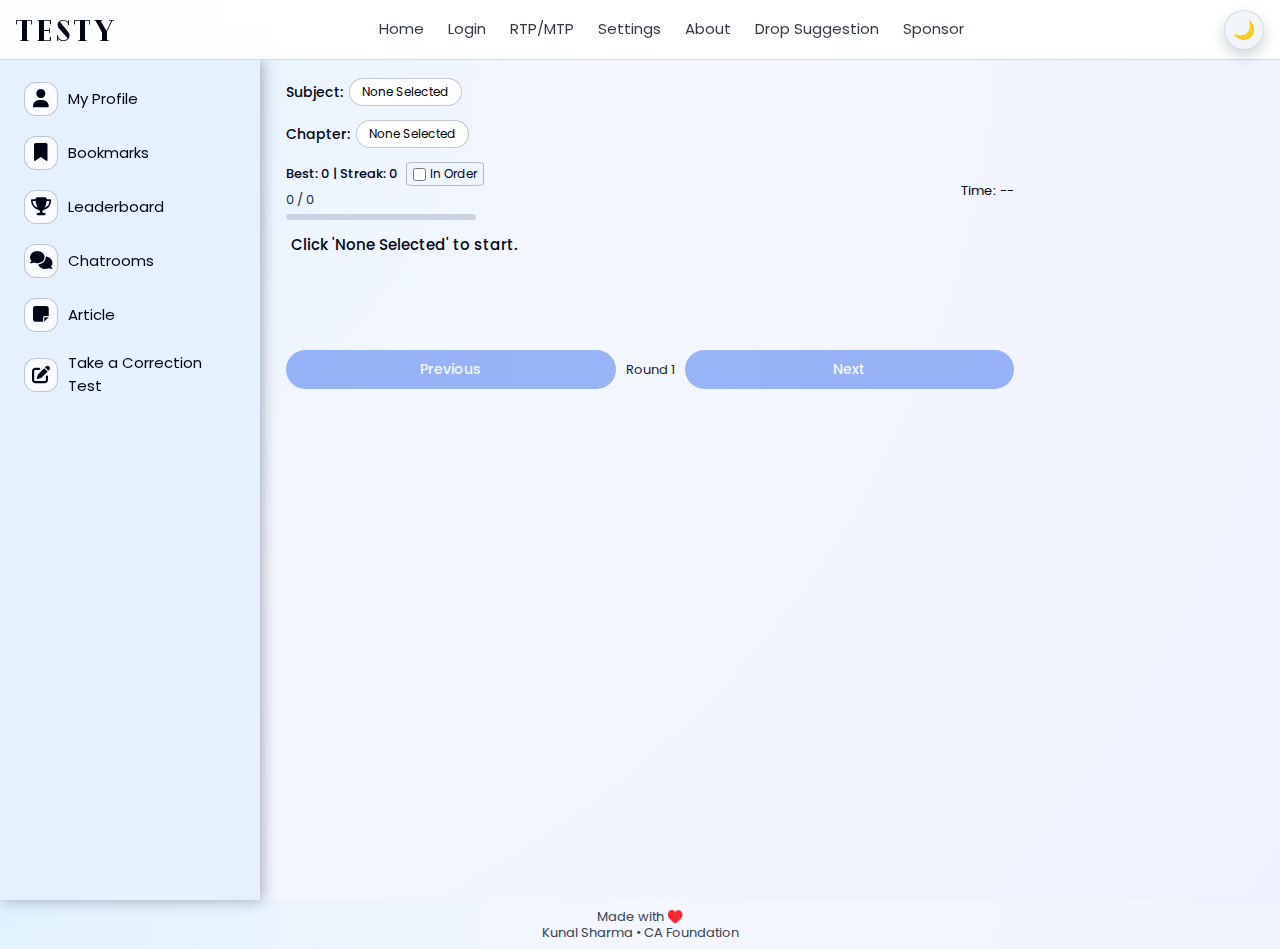
<file: bookmarks.html>
<!DOCTYPE html>
<html lang="en">
<head>
  <meta charset="UTF-8" />
  <title>TESTY</title>
  <meta name="viewport" content="width=device-width, initial-scale=1.0" />
<script src="questions.js"></script>
  <!-- Font Awesome -->
  <link rel="stylesheet"
        href="https://cdnjs.cloudflare.com/ajax/libs/font-awesome/6.5.0/css/all.min.css" />
  
  <link rel="stylesheet" href="https://fonts.googleapis.com/css2?family=Poppins:wght@300;400;500;600;700&display=swap">


<link rel="apple-touch-icon" sizes="180x180" href="favicon/apple-touch-icon.png">
<link rel="icon" type="image/png" sizes="32x32" href="favicon/favicon-32x32.png">
<link rel="icon" type="image/png" sizes="16x16" href="favicon/favicon-16x16.png">
<link rel="manifest" href="favicon/site.webmanifest">
<link rel="icon" type="image/png" sizes="192x192" href="favicon/android-chrome-192x192.png">
<link rel="icon" type="image/png" sizes="512x512" href="favicon/android-chrome-512x512.png">
<link rel="shortcut icon" href="favicon/favicon.ico">
<link rel="stylesheet" href="style.css">
<style>
  .bookmark-btn{
    display: none;
  }
</style>
</head>
<body>
  <!-- ========== HEADER ========== -->
  <header class="top-bar">
    <div class="logo">TESTY</div>

    <!-- Desktop nav -->
    <nav class="top-nav">
      <a href="index.html">Home</a>
      <a href="auth.html">Login</a>
      <a href="rtp_mtp.html">RTP/MTP</a>
      <a href="settings.html">Settings</a>
      <a href="about.html">About</a>
      <a href="feedback.html">Drop Suggestion</a>
      <a href="sponsor.html">Sponsor</a>

    </nav>

    <div class="right-controls">
      <button class="top-btn" id="themeToggle">🌙</button>
      <button class="top-btn" id="menuBtn"><i class="fas fa-bars"></i></button>
    </div>
  </header>

  <!-- ========== LEFT SIDEBAR + HANDLE ========== -->
  <div class="left-handle" id="leftHandle"></div>

  <aside class="left-sidebar" id="leftSidebar">
    <ul class="left-list">
<li>
  <a href="profile.html" class="left-link">
    <span class="left-icon-box"><i class="fa-solid fa-user"></i></span>
    My Profile
  </a>
</li>

<li data-page="Bookmarks">
  <a href="bookmarks.html" class="left-link">
    <span class="left-icon-box"><i class="fa-solid fa-bookmark"></i></span>
    Bookmarks
  </a>
</li>

<li>
  <a href="#" class="left-link">
    <span class="left-icon-box"><i class="fa-solid fa-trophy"></i></span>
    Leaderboard
  </a>
</li>

<li>
  <a href="#" class="left-link">
    <span class="left-icon-box"><i class="fa-solid fa-comments"></i></span>
    Chatrooms
  </a>
</li>
<li>
  <a href="articles/How To Overcome Overthinking while exams.html" class="left-link">
    <span class="left-icon-box"><i class="fa-solid fa-note-sticky"></i></span>
    Article
  </a>
</li>
<li>
  <a href="wrongs.html" class="left-link">
    <span class="left-icon-box"><i class="fa-solid fa-pen-to-square"></i></span>
    Take a Correction Test
  </a>
</li>
    </ul>
  </aside>

  <div class="left-overlay" id="leftOverlay"></div>

  <!-- ========== RIGHT SIDEBAR ========== -->
  <aside class="right-sidebar" id="rightSidebar">
    <div class="right-header">
      <span>TESTY Menu</span>
      <button class="right-close" id="rightClose">✕</button>
    </div>
    <ul class="right-links">
      <li><a href="index.html">Home</a></li>
      <li><a href="auth.html">Login / Signup</a></li>
      <li><a href="rtp_mtp.html">RTP/MTP</a></li>
      <li><a href="settings.html">Settings</a></li>
      <li><a href="about.html">About</a></li>
      <li><a href="sponsor.html">Sponsor</a></li>
      <li><a href="feedback.html">Drop Suggestion</a></li>
    </ul>
  </aside>

  <div class="right-overlay" id="rightOverlay"></div>

  <!-- ========== MAIN CONTENT ========== -->
<main>
  <!-- Chapter selection -->
<!-- SUBJECT selection -->
<section class="chapter-bar">
  <span class="chapter-label">Subject:</span>

  <button class="chapter-select" id="subjectSelectBtn" type="button">
    <span id="subjectSelectText">None Selected</span>
  </button>

  <div class="chapter-dropdown" id="subjectDropdown"></div>
</section>
<!-- ATTEMPT selection (visible only if attempts exist) -->
<section class="chapter-bar" id="attemptBar" style="display:none;">
  <span class="chapter-label">Attempt:</span>

  <button class="chapter-select" id="attemptSelectBtn" type="button">
    <span id="attemptSelectText">None Selected</span>
  </button>

  <div class="chapter-dropdown" id="attemptDropdown"></div>
</section>
<!-- CHAPTER selection (same design) -->
<section class="chapter-bar">
  <span class="chapter-label">Chapter:</span>

  <button class="chapter-select" id="chapterSelectBtn" type="button">
    <span id="chapterSelectText">None Selected</span>
  </button>

  <div class="chapter-dropdown" id="chapterDropdown"></div>
</section>


  <!-- Top: Best / Streak, Progress, Timer -->
<section class="mcq-top">
  <div class="mcq-progress-info">
    <div class="streak-row">
      <span id="bestStreak">Best: 0 | Streak: 0</span>

      <!-- NEW: In-order toggle -->
      <label class="order-toggle">
        <input type="checkbox" id="orderToggle">
        <span>In Order</span>
      </label>
    </div>

    <span id="questionCounter">0 / 0</span>
    <div class="mcq-progress-bar">
      <div class="mcq-progress-inner" id="mcqProgressInner"></div>
    </div>
  </div>

  <div class="mcq-timer">
    <span>Time:</span>
    <span id="timerDisplay">00:45</span>
  </div>
</section>

  <!-- Question + options (no card frame) -->
  <section class="mcq-card">
    <div class="mcq-question" id="mcqQuestionText">
      Click 'None Selected' to start.

    </div>
  <button class="bookmark-btn" id="bookmarkBtn" type="button">
      <i class="fa-regular fa-star"></i>
    </button>
    <div class="mcq-options" id="mcqOptionsContainer">
      <!-- options by JS -->
    </div>
  </section>

  <!-- Nav line: 3 equal parts -->
  <section class="mcq-nav">
    <button id="prevQuestionBtn" class="nav-btn" disabled>Previous</button>
    <span id="roundLabel" class="round-label">Round: 1</span>
    <button id="nextQuestionBtn" class="nav-btn" disabled>Next</button>
  </section>

  <hr class="marks-separator">

  <!-- Marks line (after quiz finished) -->
  <div class="marks-line">
    Marks: <span id="marksValue">--</span>
  </div>

  <!-- Review + PDF buttons -->
  <div class="review-actions">
    <button id="reviewBtn" class="small-btn" disabled>Review Questions</button>
    <button id="savePdfBtn" class="small-btn" disabled>Save as PDF</button>
  </div>

  <!-- Scrollable review area -->
  <section id="reviewSection" class="review-section">
    <!-- Filled by JS after quiz -->
  </section>
</main>

  <!-- ========== SCRIPT ========== -->
<script>
(function () {
  /* ================= THEME ================= */
  const themeToggle = document.getElementById("themeToggle");
  const savedTheme = localStorage.getItem("theme");

  if (savedTheme === "dark") {
    document.body.classList.add("dark");
  }
  if (themeToggle) {
    themeToggle.textContent = document.body.classList.contains("dark")
      ? "☀️"
      : "🌙";
  }

  function setTheme(isDark) {
    document.body.classList.toggle("dark", isDark);
    localStorage.setItem("theme", isDark ? "dark" : "light");
    if (themeToggle) {
      themeToggle.textContent = isDark ? "☀️" : "🌙";
    }
  }

  if (themeToggle) {
    themeToggle.addEventListener("click", () => {
      setTheme(!document.body.classList.contains("dark"));
    });
  }

  // read left sidebar visibility setting
  const hideLS = localStorage.getItem("set_leftSidebarHidden") === "1";
  document.body.classList.toggle("hide-left-sidebar", hideLS);

  /* ================= RIGHT SIDEBAR (HEADER MENU) ================= */
  const menuBtn      = document.getElementById("menuBtn");
  const rightSidebar = document.getElementById("rightSidebar");
  const rightOverlay = document.getElementById("rightOverlay");
  const rightClose   = document.getElementById("rightClose");

  function openRightSidebar() {
    if (!rightSidebar || !rightOverlay) return;
    rightSidebar.classList.add("open");
    rightOverlay.classList.add("show");
  }
  function closeRightSidebar() {
    if (!rightSidebar || !rightOverlay) return;
    rightSidebar.classList.remove("open");
    rightOverlay.classList.remove("show");
  }
  if (menuBtn)      menuBtn.addEventListener("click", openRightSidebar);
  if (rightClose)   rightClose.addEventListener("click", closeRightSidebar);
  if (rightOverlay) rightOverlay.addEventListener("click", closeRightSidebar);

  /* ================= LEFT SIDEBAR (HANDLE + SWIPE) ================= */
  const leftSidebar = document.getElementById("leftSidebar");
  const leftOverlay = document.getElementById("leftOverlay");
  const leftHandle  = document.getElementById("leftHandle");

  function openLeftSidebar() {
    if (!leftSidebar || !leftOverlay) return;
    leftSidebar.classList.add("open");
    leftOverlay.classList.add("show");
  }
  function closeLeftSidebar() {
    if (!leftSidebar || !leftOverlay) return;
    leftSidebar.classList.remove("open");
    leftOverlay.classList.remove("show");
  }

  if (leftHandle)  leftHandle.addEventListener("click", openLeftSidebar);
  if (leftOverlay) leftOverlay.addEventListener("click", closeLeftSidebar);

  // swipe in from handle
  let handleStartX = null;
  if (leftHandle) {
    leftHandle.addEventListener("touchstart", e => {
      handleStartX = e.touches[0].clientX;
    }, { passive: true });

    leftHandle.addEventListener("touchend", e => {
      if (handleStartX == null) return;
      const endX = e.changedTouches[0].clientX;
      if (endX - handleStartX > 40) openLeftSidebar();
      handleStartX = null;
    }, { passive: true });
  }

  // swipe out from sidebar
  let sideStartX = null;
  if (leftSidebar) {
    leftSidebar.addEventListener("touchstart", e => {
      sideStartX = e.touches[0].clientX;
    }, { passive: true });

    leftSidebar.addEventListener("touchend", e => {
      if (sideStartX == null) return;
      const endX = e.changedTouches[0].clientX;
      if (sideStartX - endX > 40) closeLeftSidebar();
      sideStartX = null;
    }, { passive: true });
  }

  /* ================= MCQ ENGINE (BOOKMARK MODE) ================= */

  // --- bookmarks from localStorage (same as index.html) ---
  const BOOKMARK_KEY = "quizBookmarks";
  // each item expected: { chapterId: "eco_ch1", baseIndex: 0, subjectId?: "eco", attemptId?: "mtp1" }

  function loadBookmarks() {
    try {
      const raw = localStorage.getItem(BOOKMARK_KEY);
      if (!raw) return [];
      const arr = JSON.parse(raw);
      return Array.isArray(arr) ? arr : [];
    } catch {
      return [];
    }
  }

  // Build: chapterId → Set(baseIndex)
  const bookmarkList = loadBookmarks();
  const bookmarkMap = new Map();
  bookmarkList.forEach((b) => {
    if (!b || !b.chapterId || typeof b.baseIndex !== "number") return;
    if (!bookmarkMap.has(b.chapterId)) {
      bookmarkMap.set(b.chapterId, new Set());
    }
    bookmarkMap.get(b.chapterId).add(b.baseIndex);
  });

  // ---- constants / helpers ----
  const QUESTION_TIME_DEFAULT = 45; // fallback

  function getQuestionTime() {
    const v = parseInt(localStorage.getItem("set_timerSeconds"), 10);
    if (!isNaN(v) && v >= 30) return v;
    return QUESTION_TIME_DEFAULT;
  }

  let QUESTION_TIME = getQuestionTime();

  // ---- state ----
  let currentSubject    = null;  // { id, name, chapters[] }
  let currentChapter    = null;  // chapter object from subjects
  let baseQuestions     = [];    // only BOOKMARKED questions of that chapter
  let currentQuestions  = [];
  let currentIndex      = 0;
  let answers           = [];

  let firstRoundAnswers = [];
  let attemptedFirstCnt = 0;
  let mastered          = [];    // baseIndex → true once correct

  let roundNumber       = 1;
  let quizFinished      = false;

  let marksCorrectFirst = 0;
  let marksWrongFirst   = 0;
  let marks             = null;

  let currentStreak     = 0;
  let bestStreak        = 0;

  let timerInterval     = null;
  let timeRemaining     = QUESTION_TIME;
  let autoNextTimeout   = null;

  // ---- user settings from localStorage ----
  function getBoolSetting(key, def = true) {
    const v = localStorage.getItem(key);
    if (v === null) return def;
    return v === "1";
  }

  let cfg_randomizeQuestions = getBoolSetting("set_randomizeQuestions", true);
  let cfg_randomizeOptions   = getBoolSetting("set_randomizeOptions", true);
  let cfg_showLetters        = getBoolSetting("set_showLetters", true);
  let cfg_timerOn            = getBoolSetting("set_timerOn", true);
  let cfg_autoSkip           = getBoolSetting("set_autoSkip", true);

  // ---- DOM references ----
  const subjectSelectBtn    = document.getElementById("subjectSelectBtn");
  const subjectSelectText   = document.getElementById("subjectSelectText");
  const subjectDropdown     = document.getElementById("subjectDropdown");

  const chapterSelectBtn    = document.getElementById("chapterSelectBtn");
  const chapterSelectText   = document.getElementById("chapterSelectText");
  const chapterDropdown     = document.getElementById("chapterDropdown");

  const mcqQuestionText     = document.getElementById("mcqQuestionText");
  const mcqOptionsContainer = document.getElementById("mcqOptionsContainer");

  const questionCounter     = document.getElementById("questionCounter");
  const progressInner       = document.getElementById("mcqProgressInner");
  const timerDisplay        = document.getElementById("timerDisplay");

  const prevBtn             = document.getElementById("prevQuestionBtn");
  const nextBtn             = document.getElementById("nextQuestionBtn");
  const roundLabel          = document.getElementById("roundLabel");
  const bestStreakSpan      = document.getElementById("bestStreak");
  const marksValue          = document.getElementById("marksValue");

  const markSep             = document.querySelector(".marks-separator");
  const marksLine           = document.querySelector(".marks-line");
  const reviewActions       = document.querySelector(".review-actions");
  const reviewBtn           = document.getElementById("reviewBtn");
  const savePdfBtn          = document.getElementById("savePdfBtn");
  const reviewSection       = document.getElementById("reviewSection");

  const bookmarkBtn         = document.getElementById("bookmarkBtn");

  // minimal theme switch (may be absent)
  const minimalSwitch       = document.getElementById("minimalSwitch");

  if (timerDisplay) timerDisplay.textContent = "--";

  // ---- small helpers ----
  function shuffleArray(arr) {
    for (let i = arr.length - 1; i > 0; i--) {
      const j = Math.floor(Math.random() * (i + 1));
      [arr[i], arr[j]] = [arr[j], arr[i]];
    }
  }

  function formatTime(sec) {
    return `${sec}s`;
  }

  function clearTimer() {
    if (timerInterval) {
      clearInterval(timerInterval);
      timerInterval = null;
    }
  }

  function clearAutoNext() {
    if (autoNextTimeout) {
      clearTimeout(autoNextTimeout);
      autoNextTimeout = null;
    }
  }

  function setLiveQuestionBorder(color) {
    if (!mcqOptionsContainer) return;
    const box = mcqOptionsContainer.closest(".mcq-card") || mcqOptionsContainer.parentElement;
    if (!box) return;

    if (color) {
      box.style.border = `1px solid ${color}`;
      box.style.borderRadius = "12px";
    } else {
      box.style.border = "";
    }
  }

  function updateProgress() {
    if (!questionCounter || !progressInner || !baseQuestions.length) {
      if (questionCounter) questionCounter.textContent = "0 / 0";
      if (progressInner)   progressInner.style.width = "0%";
      return;
    }
    const total = baseQuestions.length;
    const attempted = attemptedFirstCnt;
    questionCounter.textContent = `${attempted} / ${total}`;
    progressInner.style.width = `${(attempted / total) * 100}%`;
  }

  function updateStats() {
    if (bestStreakSpan) {
      bestStreakSpan.textContent = `Best: ${bestStreak} | Streak: ${currentStreak}`;
    }
    if (roundLabel) {
      roundLabel.textContent = roundNumber === 1 ? "Round 1" : "Retrying round";
    }
    if (marksValue) {
      marksValue.textContent = marks == null ? "--" : `${marks.toFixed(2)} M`;
    }
  }

  function computeMarks() {
    return marksCorrectFirst * 1 + marksWrongFirst * -0.25;
  }

  function startTimerForCurrentQuestion() {
    cfg_timerOn = getBoolSetting("set_timerOn", true);

    if (!cfg_timerOn) {
      clearTimer();
      if (timerDisplay) timerDisplay.textContent = "--";
      return;
    }
    if (!timerDisplay) return;

    clearTimer();
    clearAutoNext();

    if (quizFinished || !currentQuestions.length || answers[currentIndex] !== null) {
      timerDisplay.textContent = "--";
      return;
    }

    QUESTION_TIME = getQuestionTime();
    timeRemaining = QUESTION_TIME;
    timerDisplay.textContent = formatTime(timeRemaining);

    timerInterval = setInterval(() => {
      timeRemaining--;
      timerDisplay.textContent = formatTime(timeRemaining);
      if (timeRemaining <= 0) {
        clearTimer();
        handleTimeUp();
      }
    }, 1000);
  }

  function handleTimeUp() {
    if (answers[currentIndex] == null && !quizFinished) {
      currentStreak = 0;
      updateStats();
      goToNextQuestion(true);
    }
  }

  /* ---------- SUBJECT + CHAPTER DROPDOWNS (BOOKMARK-ONLY) ---------- */

  function populateSubjectDropdown() {
    if (!subjectDropdown || typeof subjects === "undefined") return;

    subjectDropdown.innerHTML = "";

    // Only subjects that have at least ONE chapter with bookmarks
    subjects.forEach((subj) => {
      const hasBookmarkedChapter = subj.chapters.some((ch) =>
        bookmarkMap.has(ch.id)
      );
      if (!hasBookmarkedChapter) return;

      const btn = document.createElement("button");
      btn.type = "button";
      btn.className = "chapter-option";
      btn.textContent = subj.name;

      btn.addEventListener("click", () => {
        subjectDropdown.classList.remove("show");
        currentSubject = subj;
        if (subjectSelectText) subjectSelectText.textContent = subj.name;
        // reset chapter display
        if (chapterSelectText) chapterSelectText.textContent = "None Selected";
        currentChapter = null;
        baseQuestions = [];
        currentQuestions = [];
        if (mcqQuestionText) mcqQuestionText.textContent = "Select a chapter to start.";
        if (mcqOptionsContainer) mcqOptionsContainer.innerHTML = "";

        populateChapterDropdownForSubject(subj);
      });

      subjectDropdown.appendChild(btn);
    });
  }

  function populateChapterDropdownForSubject(subj) {
    if (!chapterDropdown) return;
    chapterDropdown.innerHTML = "";

    subj.chapters.forEach((ch) => {
      const set = bookmarkMap.get(ch.id);
      if (!set || set.size === 0) return; // no bookmarks → skip

      const btn = document.createElement("button");
      btn.type = "button";
      btn.className = "chapter-option";
      btn.textContent = ch.name;

      btn.addEventListener("click", () => {
        chapterDropdown.classList.remove("show");
        loadChapter(subj.id, ch.id);
      });

      chapterDropdown.appendChild(btn);
    });
  }

  // open/close Subject dropdown
  if (subjectSelectBtn && subjectDropdown) {
    subjectSelectBtn.addEventListener("click", (e) => {
      e.stopPropagation();
      populateSubjectDropdown();
      subjectDropdown.classList.toggle("show");
    });

    document.addEventListener("click", (e) => {
      if (!subjectSelectBtn.contains(e.target) &&
          !subjectDropdown.contains(e.target)) {
        subjectDropdown.classList.remove("show");
      }
    });
  }

  // open Chapter dropdown (for current subject)
  if (chapterSelectBtn && chapterDropdown) {
    chapterSelectBtn.addEventListener("click", (e) => {
      e.stopPropagation();
      if (!currentSubject) {
        // if user didn't pick subject yet, open subject dropdown instead
        if (subjectDropdown) {
          populateSubjectDropdown();
          subjectDropdown.classList.add("show");
        }
        return;
      }
      populateChapterDropdownForSubject(currentSubject);
      chapterDropdown.classList.toggle("show");
    });

    document.addEventListener("click", (e) => {
      if (!chapterSelectBtn.contains(e.target) &&
          !chapterDropdown.contains(e.target)) {
        chapterDropdown.classList.remove("show");
      }
    });
  }

  /* ---------- reset summary UI ---------- */
  function resetSummaryUI() {
    if (markSep)       markSep.style.display = "none";
    if (marksLine)     marksLine.style.display = "none";
    if (reviewActions) reviewActions.style.display = "none";
    if (reviewBtn)     reviewBtn.disabled = true;
    if (savePdfBtn)    savePdfBtn.disabled = true;

    if (reviewSection) {
      reviewSection.style.display = "none";
      reviewSection.innerHTML = "";
    }
  }

  function updateBookmarkVisual(chapterId, baseIndex) {
    if (!bookmarkBtn) return;
    const icon = bookmarkBtn.querySelector("i");
    const active = chapterId && baseIndex != null && isBookmarked(chapterId, baseIndex);

    bookmarkBtn.classList.toggle("active", active);

    if (icon) {
      if (active) {
        icon.classList.remove("fa-regular");
        icon.classList.add("fa-solid");
      } else {
        icon.classList.remove("fa-solid");
        icon.classList.add("fa-regular");
      }
    }
  }

  /* ---------- loadChapter: ONLY BOOKMARKED QUESTIONS ---------- */
  function loadChapter(subjectId, chapterId) {
    if (typeof subjects === "undefined") return;

    const subj = subjects.find((s) => s.id === subjectId);
    if (!subj) return;

    const ch = subj.chapters.find((c) => c.id === chapterId);
    if (!ch) return;

    const bookmarkedSet = bookmarkMap.get(ch.id);
    if (!bookmarkedSet || bookmarkedSet.size === 0) {
      alert("No bookmarks in this chapter.");
      return;
    }

    clearTimer();
    clearAutoNext();
    if (timerDisplay) timerDisplay.textContent = "--";

    currentSubject = subj;
    currentChapter = ch;

    // Build baseQuestions from bookmarked indices only
    const indices = Array.from(bookmarkedSet).sort((a, b) => a - b);
    baseQuestions = indices.map((idx) => ({
      ...ch.questions[idx],
      _baseIndex: idx,
    }));
    mastered = Array(baseQuestions.length).fill(false);

    // refresh settings
    cfg_randomizeQuestions = getBoolSetting("set_randomizeQuestions", true);

    currentQuestions = [...baseQuestions];
    if (cfg_randomizeQuestions) shuffleArray(currentQuestions);

    currentIndex      = 0;
    answers           = Array(currentQuestions.length).fill(null);
    firstRoundAnswers = Array(baseQuestions.length).fill(null);
    attemptedFirstCnt = 0;

    roundNumber       = 1;
    quizFinished      = false;
    marksCorrectFirst = 0;
    marksWrongFirst   = 0;
    marks             = null;
    currentStreak     = 0;
    bestStreak        = 0;

    if (chapterSelectText) chapterSelectText.textContent = ch.name;

    if (prevBtn) prevBtn.disabled = true;
    if (nextBtn) nextBtn.disabled = true;

    resetSummaryUI();
    updateStats();
    updateProgress();
    renderQuestion();
    startTimerForCurrentQuestion();
  }

  /* ---------- BOOKMARK STAR (allow unbookmark from here) ---------- */
  function isBookmarked(chapterId, baseIndex) {
    const set = bookmarkMap.get(chapterId);
    if (!set) return false;
    return set.has(baseIndex);
  }

  function toggleBookmark(chapterId, baseIndex) {
    let set = bookmarkMap.get(chapterId);
    if (!set) {
      set = new Set();
      bookmarkMap.set(chapterId, set);
    }

    if (set.has(baseIndex)) {
      set.delete(baseIndex);
      // also remove from bookmarkList stored array
      const arr = loadBookmarks().filter(
        (b) => !(b.chapterId === chapterId && b.baseIndex === baseIndex)
      );
      localStorage.setItem(BOOKMARK_KEY, JSON.stringify(arr));
    } else {
      set.add(baseIndex);
      const arr = loadBookmarks();
      arr.push({ chapterId, baseIndex });
      localStorage.setItem(BOOKMARK_KEY, JSON.stringify(arr));
    }
  }

  if (bookmarkBtn) {
    bookmarkBtn.addEventListener("click", () => {
      if (!currentChapter || !currentQuestions.length) return;
      const q = currentQuestions[currentIndex];
      if (!q || q._baseIndex == null) return;

      toggleBookmark(currentChapter.id, q._baseIndex);

      const active = isBookmarked(currentChapter.id, q._baseIndex);
      bookmarkBtn.classList.toggle("active", active);
      updateBookmarkVisual(currentChapter.id, q._baseIndex);
    });
  }

  /* ---------- renderQuestion ---------- */
  function renderQuestion() {
    if (!mcqQuestionText || !mcqOptionsContainer) return;

    const q = currentQuestions[currentIndex];
    setLiveQuestionBorder(null);

    if (!q) {
      mcqQuestionText.textContent = "Select a chapter to start.";
      mcqOptionsContainer.innerHTML = "";
      if (prevBtn) prevBtn.disabled = true;
      if (nextBtn) nextBtn.disabled = true;

      if (bookmarkBtn) {
        bookmarkBtn.style.display = "none";
        bookmarkBtn.classList.remove("active");
      }
      return;
    }

    mcqQuestionText.textContent = `${currentIndex + 1}. ${q.text}`;
    mcqOptionsContainer.innerHTML = "";

    if (bookmarkBtn && currentChapter && q._baseIndex != null) {
      bookmarkBtn.style.display = "inline-flex";
      updateBookmarkVisual(currentChapter.id, q._baseIndex);
    }

    const savedAnswer = answers[currentIndex];

    cfg_randomizeOptions = getBoolSetting("set_randomizeOptions", true);
    cfg_showLetters      = getBoolSetting("set_showLetters", true);

    if (!q._optionOrder) {
      q._optionOrder = q.options.map((_, i) => i);
      if (cfg_randomizeOptions) shuffleArray(q._optionOrder);
    }

    q._optionOrder.forEach((optIndex, pos) => {
      const optText = q.options[optIndex];

      const btn = document.createElement("button");
      btn.type = "button";
      btn.className = "mcq-option-btn";
      btn.dataset.idx = String(optIndex);

      const letter = String.fromCharCode(65 + pos);
      const letterHTML = cfg_showLetters
        ? `<span class="opt-letter">${letter}.</span>`
        : "";

      btn.innerHTML = `
        ${letterHTML}
        <span class="opt-text">${optText}</span>
      `;

      if (savedAnswer !== null) {
        const isCorrectOpt = optIndex === q.correctIndex;
        const isSelected   = optIndex === savedAnswer;

        btn.classList.remove("correct", "wrong", "dimmed");
        if (isCorrectOpt) btn.classList.add("correct");
        if (isSelected && !isCorrectOpt) btn.classList.add("wrong");
        if (!isSelected && !isCorrectOpt) btn.classList.add("dimmed");

        btn.disabled = true;
      } else {
        btn.addEventListener("click", () => handleOptionClick(optIndex));
      }

      mcqOptionsContainer.appendChild(btn);
    });

    if (prevBtn) prevBtn.disabled = (currentIndex === 0);
    if (nextBtn) {
      if (!quizFinished) {
        nextBtn.disabled = (answers[currentIndex] === null);
      } else {
        nextBtn.disabled = (currentIndex === currentQuestions.length - 1);
      }
    }

    updateProgress();
    updateStats();
  }

  /* ---------- handleOptionClick ---------- */
  function handleOptionClick(selectedIdx) {
    if (quizFinished) return;
    if (!currentQuestions.length) return;

    const q = currentQuestions[currentIndex];
    if (!q) return;
    if (answers[currentIndex] !== null) return; // no changing answers

    clearTimer();
    clearAutoNext();

    const isCorrect = selectedIdx === q.correctIndex;

    if (isCorrect && q._baseIndex != null) {
      mastered[q._baseIndex] = true;
    }
    setLiveQuestionBorder(isCorrect ? "#4caf50" : "#e53935");

    answers[currentIndex] = selectedIdx;

    const buttons = mcqOptionsContainer.querySelectorAll(".mcq-option-btn");
    buttons.forEach((btn) => {
      const idx = parseInt(btn.dataset.idx, 10);
      const isCorrectOpt = idx === q.correctIndex;
      const isSelected   = idx === selectedIdx;

      btn.classList.remove("correct", "wrong", "dimmed");

      if (isCorrectOpt) btn.classList.add("correct");
      if (isSelected && !isCorrectOpt) btn.classList.add("wrong");
      if (!isSelected && !isCorrectOpt) btn.classList.add("dimmed");

      btn.disabled = true;
    });

    if (roundNumber === 1 && q._baseIndex != null && firstRoundAnswers[q._baseIndex] === null) {
      firstRoundAnswers[q._baseIndex] = selectedIdx;
      attemptedFirstCnt++;

      if (isCorrect) marksCorrectFirst++;
      else           marksWrongFirst++;
    }

    if (isCorrect) {
      currentStreak++;
      if (currentStreak > bestStreak) bestStreak = currentStreak;
    } else {
      currentStreak = 0;
    }

    if (nextBtn && !quizFinished) nextBtn.disabled = false;

    updateStats();
    updateProgress();

    cfg_autoSkip = getBoolSetting("set_autoSkip", true);
    if (cfg_autoSkip) {
      const delay = isCorrect ? 600 : 3000;
      autoNextTimeout = setTimeout(() => {
        autoNextTimeout = null;
        if (!quizFinished) {
          goToNextQuestion(false);
        }
      }, delay);
    }
  }

  /* ---------- navigation + infinite retry until all mastered ---------- */
  function goToNextQuestion(fromTimer) {
    if (!currentQuestions.length) return;

    if (!fromTimer && answers[currentIndex] === null && !quizFinished) {
      return;
    }

    if (currentIndex < currentQuestions.length - 1) {
      currentIndex++;
      renderQuestion();
      startTimerForCurrentQuestion();
      return;
    }

    finishRound();
  }

  function goToPrevQuestion() {
    if (!currentQuestions.length) return;
    if (currentIndex === 0) return;

    clearTimer();
    clearAutoNext();

    currentIndex--;
    renderQuestion();
    startTimerForCurrentQuestion();
  }

  function finishRound() {
    clearTimer();
    clearAutoNext();

    if (roundNumber === 1) {
      marks = computeMarks();
    }

    const wrongBaseIdx = [];
    baseQuestions.forEach((q, idx) => {
      if (!mastered[idx]) wrongBaseIdx.push(idx);
    });

    if (wrongBaseIdx.length > 0) {
      roundNumber++;
      currentQuestions = wrongBaseIdx.map((i) => baseQuestions[i]);

      cfg_randomizeQuestions = getBoolSetting("set_randomizeQuestions", true);
      if (cfg_randomizeQuestions) shuffleArray(currentQuestions);

      answers = Array(currentQuestions.length).fill(null);
      currentIndex = 0;
      currentStreak = 0;

      updateStats();
      renderQuestion();
      startTimerForCurrentQuestion();
      return;
    }

    endQuiz();
  }

  function endQuiz() {
    quizFinished = true;
    clearTimer();
    clearAutoNext();
    if (timerDisplay) timerDisplay.textContent = "--";

    if (markSep)       markSep.style.display = "block";
    if (marksLine)     marksLine.style.display = "block";
    if (reviewActions) reviewActions.style.display = "flex";
    if (reviewBtn)     reviewBtn.disabled = false;
    if (savePdfBtn)    savePdfBtn.disabled = false;

    if (prevBtn) prevBtn.disabled = (currentIndex === 0);
    if (nextBtn) nextBtn.disabled = (currentIndex === currentQuestions.length - 1);

    updateStats();
  }

  if (nextBtn) {
    nextBtn.addEventListener("click", () => {
      clearAutoNext();
      goToNextQuestion(false);
    });
  }
  if (prevBtn) {
    prevBtn.addEventListener("click", () => {
      clearAutoNext();
      goToPrevQuestion();
    });
  }

  /* ---------- Review + PDF ---------- */
  function buildReviewSection() {
    if (!reviewSection) return;
    reviewSection.innerHTML = "";

    if (!baseQuestions.length) {
      reviewSection.textContent = "No questions to review.";
      return;
    }

    baseQuestions.forEach((q, idx) => {
      const userAns = firstRoundAnswers[idx];
      const isCorrectFirst = userAns === q.correctIndex;

      const block = document.createElement("div");
      block.className = "review-question";

      const qText = document.createElement("div");
      qText.className = "review-q-text";
      qText.textContent = `${idx + 1}. ${q.text}`;
      block.appendChild(qText);

      q.options.forEach((opt, optIndex) => {
        const optDiv = document.createElement("div");
        optDiv.className = "review-option";

        const letter = String.fromCharCode(65 + optIndex);
        optDiv.textContent = `${letter}. ${opt}`;

        const isCorrect = optIndex === q.correctIndex;
        const isSelected = userAns === optIndex;

        if (isSelected && isCorrect) {
          optDiv.classList.add("correct");
        } else if (isSelected && !isCorrect) {
          optDiv.classList.add("wrong");
        } else if (!isSelected && isCorrect) {
          optDiv.classList.add("correct");
        }

        block.appendChild(optDiv);
      });

      if (userAns == null) {
        const info = document.createElement("div");
        info.style.fontSize = "11px";
        info.style.opacity = "0.7";
        info.textContent = "Not attempted in first round.";
        block.appendChild(info);
      }

      if (userAns == null) {
        block.style.border = "1px solid #999";
      } else if (isCorrectFirst) {
        block.style.border = "1px solid #4caf50";
      } else {
        block.style.border = "1px solid #e53935";
      }
      block.style.borderRadius = "10px";
      block.style.padding = "8px";
      block.style.marginBottom = "8px";

      reviewSection.appendChild(block);
    });
  }

  if (reviewBtn) {
    reviewBtn.addEventListener("click", () => {
      if (!quizFinished) return;
      if (reviewSection.style.display === "block") {
        reviewSection.style.display = "none";
      } else {
        buildReviewSection();
        reviewSection.style.display = "block";
        reviewSection.scrollTop = 0;
      }
    });
  }

  if (savePdfBtn) {
    savePdfBtn.addEventListener("click", () => {
      if (!quizFinished) return;
      buildReviewSection();
      reviewSection.style.display = "block";
      reviewSection.scrollTop = 0;
      window.print();
    });
  }

  // initial UI
  updateStats();
  updateProgress();

  const minimalSaved = localStorage.getItem("minimalTheme") === "1";
  if (minimalSaved) document.body.classList.add("minimal-theme");
  if (minimalSwitch) minimalSwitch.checked = minimalSaved;

})();
</script>
<script>
  const currentPage = "bookmarks"; // is page par ho
</script>
<script src="shared.js"></script>
<footer class="simple-footer">
  <div>Made with ♥️</div>
  <div>Kunal Sharma • CA Foundation</div>
</footer>
</body>
</html>
</file>
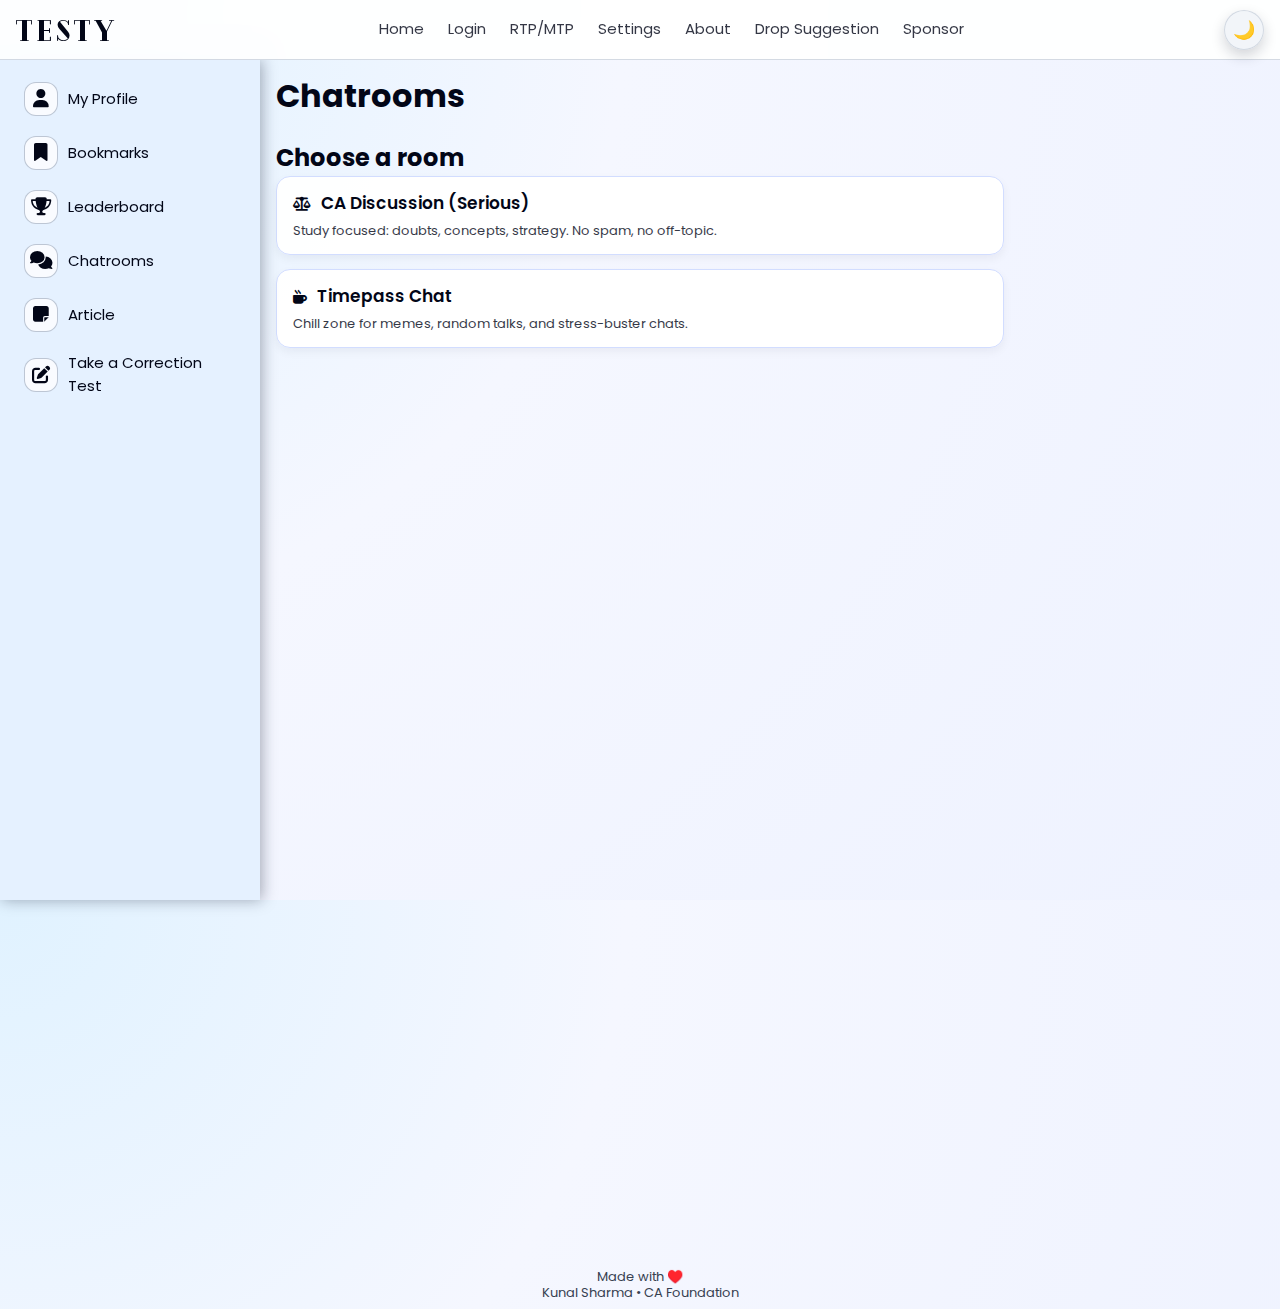
<file: chatrooms.html>
<!DOCTYPE html>
<html lang="en">
<head>
  <meta charset="UTF-8" />
  <title>QuizX – Chatrooms</title>
  <meta name="viewport" content="width=device-width, initial-scale=1.0" />

  <!-- Font Awesome -->
  <link rel="stylesheet"
        href="https://cdnjs.cloudflare.com/ajax/libs/font-awesome/6.5.0/css/all.min.css" />
        
  <link rel="apple-touch-icon" sizes="180x180" href="favicon/apple-touch-icon.png">
<link rel="icon" type="image/png" sizes="32x32" href="favicon/favicon-32x32.png">
<link rel="icon" type="image/png" sizes="16x16" href="favicon/favicon-16x16.png">
<link rel="manifest" href="favicon/site.webmanifest">
<link rel="icon" type="image/png" sizes="192x192" href="favicon/android-chrome-192x192.png">
<link rel="icon" type="image/png" sizes="512x512" href="favicon/android-chrome-512x512.png">
<link rel="shortcut icon" href="favicon/favicon.ico">

  <link rel="stylesheet" href="style.css">

  <style>
    /* Small helper for section title (re-using your style) */

    

    /* ===== CHATROOMS LAYOUT ===== */
.chatrooms-wrapper {
  max-width: 1100px;
  margin: 0 auto;
  /* 20px padding on left/right so everything has 20px gap from screen edge */
  padding: 0;
}

/* hidden by default, full width inside wrapper */
.chat-window {
  display: none;              /* really hidden on load */
  width: 100%;
  max-width: 100%;
  margin: 0 0 0;           /* no extra side margins, wrapper already has 20px */
  border-radius: 14px;
  border: 1px solid #cdd7ff;
  background: rgba(255,255,255,0.96);
  box-shadow: 0 5px 14px rgba(15,23,42,0.08);
  flex-direction: column;     /* will apply when JS sets display:flex */
  height: min(520px, calc(100vh - 120px));
  overflow: hidden;
}

    .chatrooms-list {
      display: flex;
      flex-direction: column;
      gap: 14px;
    }

    .chatroom-card {
      background: rgba(255,255,255,0.95);
      border: 1px solid #d2ddff;
      border-radius: 14px;
      padding: 14px 16px;
      cursor: pointer;
      transition: 0.22s ease;
      box-shadow: 0 4px 10px rgba(15,23,42,0.05);
    }

    .chatroom-card:hover {
      transform: translateY(-2px);
      background: #e7f0ff;
      border-color: #bccaff;
    }

    .chatroom-title {
      font-size: 17px;
      font-weight: 600;
      margin-bottom: 4px;
    }

    .chatroom-desc {
      font-size: 13px;
      opacity: 0.8;
    }

    /* chat window */

    .chat-header {
      padding: 10px 14px;
      border-bottom: 1px solid #d5defc;
      display: flex;
      justify-content: space-between;
      align-items: center;
      font-size: 15px;
      font-weight: 600;
    }

    .chat-header span {
      display: inline-flex;
      align-items: center;
      gap: 6px;
    }

    .back-btn {
      font-size: 13px;
      cursor: pointer;
      color: #2563eb;
    }
    .back-btn:hover {
      text-decoration: underline;
    }

    .chat-messages {
      flex: 1;
      padding: 12px 14px;
      overflow-y: auto;
      background: radial-gradient(circle at top left, #eff4ff 0, #f9fbff 38%, #ffffff 100%);
    }

    .message-bubble {
      max-width: 78%;
      padding: 8px 11px;
      margin-bottom: 8px;
      border-radius: 10px;
      font-size: 13px;
      line-height: 1.4;
      background: #e4ecff;
      border: 1px solid #c3d4ff;
      word-wrap: break-word;
    }

    .message-bubble.self {
      max-width: 50%;
      margin-left: auto;
      background: #d2f4ff;
      border-color: #9adfff;
    }

    .chat-input-area {
  padding: 8px 10px;
  border-top: 1px solid #d5defc;
  display: flex;
  gap: 8px;
  background: #f3f6ff;
  box-sizing: border-box;
}

.chat-input-area input[type="text"] {
  flex: 1;
  padding: 7px 10px;          /* slightly smaller so it fits fully */
  border-radius: 999px;
  border: 1px solid #b8c6ff;
  font-size: 14px;
  outline: none;
}

    .chat-input-area input[type="text"]:focus {
      border-color: #2563eb;
      box-shadow: 0 0 0 1px rgba(37,99,235,0.3);
    }

    .chat-input-area button {
      padding: 9px 14px;
      border-radius: 999px;
      border: none;
      background: #2563eb;
      color: #fff;
      font-size: 14px;
      font-weight: 500;
      cursor: pointer;
      transition: 0.18s ease;
      white-space: nowrap;
    }
    .chat-input-area button:hover {
      background: #1d4ed8;
      transform: translateY(-1px);
    }
    .chat-input-area button:active {
      transform: translateY(0);
    }

    /* ===== DARK MODE ADJUSTMENTS ===== */
    body.dark .chatroom-card {
      background: #0f172a;
      border-color: #1e293b;
      box-shadow: 0 4px 12px rgba(0,0,0,0.6);
    }
    body.dark .chatroom-card:hover {
      background: #111827;
      border-color: #3b82f6;
    }
    body.dark .chatroom-title {
      color: #e5e7eb;
    }
    body.dark .chatroom-desc {
      color: #9ca3af;
    }

    body.dark .chat-window {
      background: #020617;
      border-color: #1e293b;
      box-shadow: 0 8px 24px rgba(0,0,0,0.85);
    }
    body.dark .chat-header {
      border-bottom-color: #1e293b;
    }
    body.dark .chat-messages {
      background: radial-gradient(circle at top left, #020617 0, #020617 40%, #020617 100%);
    }
    body.dark .message-bubble {
      background: #111827;
      border-color: #1e293b;
      color: #e5e7eb;
    }
    body.dark .message-bubble.self {
      background: #0f172a;
      border-color: #2563eb;
    }
    body.dark .chat-input-area {
      background: #020617;
      border-top-color: #1e293b;
    }
    body.dark .chat-input-area input[type="text"] {
      background: #020617;
      border-color: #1f2937;
      color: #e5e7eb;
    }
    body.dark .chat-input-area input[type="text"]:focus {
      border-color: #3b82f6;
      box-shadow: 0 0 0 1px rgba(37,99,235,0.4);
    }
    body.dark .chat-input-area button {
      background: #3b82f6;
    }
    body.dark .chat-input-area button:hover {
      background: #2563eb;
    }

    /* ===== RESPONSIVE ===== */
    @media (max-width: 768px) {
      .chatrooms-wrapper {
        padding: 14px 12px 24px;
      }

      .chat-window {
        margin: 4px 8px 0;
        height: calc(100vh - 120px);
        border-radius: 12px;
      }

      .chatroom-card {
        padding: 12px 13px;
      }

      .chat-header {
        padding: 9px 12px;
      }

      .chat-messages {
        padding: 10px 10px;
      }
    }
    @media (max-width: 768px) {
  .chatrooms-wrapper {
    padding: 14px 20px 24px;   /* keep 20px side padding on mobile too */
  }

  .chat-window {
    margin: 8px 0 0;
    height: calc(100vh - 120px);
    border-radius: 12px;
  }
}
  </style>
</head>

<body>

  <!-- ========== HEADER ========== -->
  <header class="top-bar">
    <div class="logo">TESTY</div>

    <nav class="top-nav">
      <a href="index.html">Home</a>
      <a href="auth.html">Login</a>
      <a href="rtp_mtp.html">RTP/MTP</a>
      <a href="settings.html">Settings</a>
      <a href="about.html">About</a>
      <a href="feedback.html">Drop Suggestion</a>
      <a href="sponsor.html">Sponsor</a>
    </nav>

    <div class="right-controls">
      <button class="top-btn" id="themeToggle">🌙</button>
      <button class="top-btn" id="menuBtn"><i class="fas fa-bars"></i></button>
    </div>
  </header>

  <!-- ========== LEFT SIDEBAR ========== -->
  <div class="left-handle" id="leftHandle"></div>

  <aside class="left-sidebar" id="leftSidebar">
    <ul class="left-list">
<li>
  <a href="profile.html" class="left-link">
    <span class="left-icon-box"><i class="fa-solid fa-user"></i></span>
    My Profile
  </a>
</li>

<li>
  <a href="bookmarks.html" class="left-link">
    <span class="left-icon-box"><i class="fa-solid fa-bookmark"></i></span>
    Bookmarks
  </a>
</li>

<li>
  <a href="#" class="left-link">
    <span class="left-icon-box"><i class="fa-solid fa-trophy"></i></span>
    Leaderboard
  </a>
</li>

<li data-page="chatrooms">
  <a href="chatrooms.html" class="left-link">
    <span class="left-icon-box"><i class="fa-solid fa-comments"></i></span>
    Chatrooms
  </a>
</li>
<li>
  <a href="articles/How To Overcome Overthinking while exams.html" class="left-link">
    <span class="left-icon-box"><i class="fa-solid fa-note-sticky"></i></span>
    Article
  </a>
</li>
<li>
  <a href="wrongs.html" class="left-link">
    <span class="left-icon-box"><i class="fa-solid fa-pen-to-square"></i></span>
    Take a Correction Test
  </a>
</li>
    </ul>
  </aside>
  <div class="left-overlay" id="leftOverlay"></div>

  <!-- ========== RIGHT SIDEBAR ========== -->
  <aside class="right-sidebar" id="rightSidebar">
    <div class="right-header">
      <span>TESTY Menu</span>
      <button class="right-close" id="rightClose">✕</button>
    </div>
    <ul class="right-links">
      <li><a href="index.html">Home</a></li>
      <li><a href="auth.html">Login / Signup</a></li>
      <li><a href="rtp_mtp.html">RTP/MTP</a></li>
      <li><a href="settings.html">Settings</a></li>
      <li><a href="about.html">About</a></li>
      <li><a href="sponsor.html">Sponsor</a></li>
      <li><a href="feedback.html">Drop Suggestion</a></li>
    </ul>
  </aside>
  <div class="right-overlay" id="rightOverlay"></div>

  <!-- ========== MAIN AREA ========== -->
  <!-- using main.settings-option because your CSS already handles margins/top spacing -->
  <main class="settings-option">
    <div class="chatrooms-wrapper">

      <h1>Chatrooms</h1>
      <h2 class="settings-section-title">Choose a room</h2>

      <!-- Room list -->
      <div class="chatrooms-list" id="chatroomsList">
        <div class="chatroom-card" data-room="serious">
          <div class="chatroom-title">
            <i class="fa-solid fa-scale-balanced" style="font-size:14px;margin-right:6px;"></i>
            CA Discussion (Serious)
          </div>
          <div class="chatroom-desc">
            Study focused: doubts, concepts, strategy. No spam, no off-topic.
          </div>
        </div>

        <div class="chatroom-card" data-room="timepass">
          <div class="chatroom-title">
            <i class="fa-solid fa-mug-hot" style="font-size:14px;margin-right:6px;"></i>
            Timepass Chat
          </div>
          <div class="chatroom-desc">
            Chill zone for memes, random talks, and stress-buster chats.
          </div>
        </div>
      </div>

      <!-- Chat window -->
      <div class="chat-window" id="chatWindow">
        <div class="chat-header">
          <span id="roomTitle"></span>
          <span class="back-btn" id="backToRooms">← Back to rooms</span>
        </div>

        <div class="chat-messages" id="chatMessages">
          <!-- messages will be appended here -->
        </div>

        <div class="chat-input-area">
          <input type="text" id="chatInput" placeholder="Type a message..." />
          <button type="button" id="sendMsgBtn">Send</button>
        </div>
      </div>

    </div>
  </main>

  <!-- ========== SCRIPT (theme + sidebars + chat UI only) ========== -->
  <script>
  (function () {
    /* ------- THEME (shared with other pages) ------- */
    const themeToggle = document.getElementById("themeToggle");
    const savedTheme  = localStorage.getItem("theme");

    if (savedTheme === "dark") {
      document.body.classList.add("dark");
    }
    if (themeToggle) {
      themeToggle.textContent = document.body.classList.contains("dark") ? "☀️" : "🌙";
    }



    function setTheme(isDark) {
      document.body.classList.toggle("dark", isDark);
      localStorage.setItem("theme", isDark ? "dark" : "light");
      if (themeToggle) {
        themeToggle.textContent = isDark ? "☀️" : "🌙";
      }
    }

    if (themeToggle) {
      themeToggle.addEventListener("click", () => {
        setTheme(!document.body.classList.contains("dark"));
      });
    }

    // apply left-sidebar hidden setting (from settings page)
    const hideLS = localStorage.getItem("set_leftSidebarHidden") === "1";
    document.body.classList.toggle("hide-left-sidebar", hideLS);

    /* ------- RIGHT SIDEBAR ------- */
    const menuBtn      = document.getElementById("menuBtn");
    const rightSidebar = document.getElementById("rightSidebar");
    const rightOverlay = document.getElementById("rightOverlay");
    const rightClose   = document.getElementById("rightClose");

    function openRightSidebar() {
      if (!rightSidebar || !rightOverlay) return;
      rightSidebar.classList.add("open");
      rightOverlay.classList.add("show");
    }
    function closeRightSidebar() {
      if (!rightSidebar || !rightOverlay) return;
      rightSidebar.classList.remove("open");
      rightOverlay.classList.remove("show");
    }

    if (menuBtn)    menuBtn.addEventListener("click", openRightSidebar);
    if (rightClose) rightClose.addEventListener("click", closeRightSidebar);
    if (rightOverlay) rightOverlay.addEventListener("click", closeRightSidebar);

    /* ------- LEFT SIDEBAR + SWIPE ------- */
    const leftSidebar = document.getElementById("leftSidebar");
    const leftOverlayEl = document.getElementById("leftOverlay");
    const leftHandle  = document.getElementById("leftHandle");

    function openLeftSidebar() {
      if (!leftSidebar || !leftOverlayEl) return;
      leftSidebar.classList.add("open");
      leftOverlayEl.classList.add("show");
    }
    function closeLeftSidebar() {
      if (!leftSidebar || !leftOverlayEl) return;
      leftSidebar.classList.remove("open");
      leftOverlayEl.classList.remove("show");
    }

    if (leftHandle)  leftHandle.addEventListener("click", openLeftSidebar);
    if (leftOverlayEl) leftOverlayEl.addEventListener("click", closeLeftSidebar);

    let startX = null;
    if (leftHandle) {
      leftHandle.addEventListener("touchstart", (e) => {
        startX = e.touches[0].clientX;
      }, { passive: true });

      leftHandle.addEventListener("touchend", (e) => {
        if (startX == null) return;
        const diff = e.changedTouches[0].clientX - startX;
        if (diff > 40) openLeftSidebar();
        startX = null;
      }, { passive: true });
    }

    if (leftSidebar) {
      leftSidebar.addEventListener("touchstart", (e) => {
        startX = e.touches[0].clientX;
      }, { passive: true });

      leftSidebar.addEventListener("touchend", (e) => {
        if (startX == null) return;
        const diff = startX - e.changedTouches[0].clientX;
        if (diff > 40) closeLeftSidebar();
        startX = null;
      }, { passive: true });
    }

    /* ------- CHATROOM UI (no backend yet) ------- */
    const chatroomsList = document.getElementById("chatroomsList");
    const chatWindow    = document.getElementById("chatWindow");
    const roomTitle     = document.getElementById("roomTitle");
    const chatMessages  = document.getElementById("chatMessages");
    const chatInput     = document.getElementById("chatInput");
    const sendMsgBtn    = document.getElementById("sendMsgBtn");
    const backBtn       = document.getElementById("backToRooms");

    let activeRoom = null;

    document.querySelectorAll(".chatroom-card").forEach(card => {
      card.addEventListener("click", () => {
        activeRoom = card.dataset.room;
        roomTitle.textContent = activeRoom === "serious"
          ? "CA Discussion (Serious)"
          : "Timepass Chat";

        if (chatroomsList) chatroomsList.style.display = "none";
        if (chatWindow)    chatWindow.style.display    = "flex";

        if (chatMessages) {
          chatMessages.innerHTML = "";
        }
      });
    });

    if (backBtn) {
      backBtn.addEventListener("click", () => {
        if (chatWindow)    chatWindow.style.display    = "none";
        if (chatroomsList) chatroomsList.style.display = "flex";
        activeRoom = null;
      });
    }

    function appendMessage(text, self = true) {
      if (!chatMessages) return;
      const div = document.createElement("div");
      div.className = "message-bubble" + (self ? " self" : "");
      div.textContent = text;
      chatMessages.appendChild(div);
      chatMessages.scrollTop = chatMessages.scrollHeight;
    }

    if (sendMsgBtn && chatInput) {
      sendMsgBtn.addEventListener("click", () => {
        const text = chatInput.value.trim();
        if (!text) return;
        appendMessage(text, true);
        chatInput.value = "";
        // later: send to Firebase here
      });

      chatInput.addEventListener("keydown", (e) => {
        if (e.key === "Enter") {
          e.preventDefault();
          sendMsgBtn.click();
        }
      });
    }
  })();
  
const minimalSwitch = document.getElementById("Minimilist");

const minimalSaved = localStorage.getItem("minimalTheme") === "1";
if (minimalSaved) document.body.classList.add("minimal-theme");
if (minimalSwitch) minimalSwitch.checked = minimalSaved;
  </script>
<script>
  const currentPage = "chatrooms"; // is page par ho
</script>
<script src="/shared.js"></script>

<footer class="simple-footer">
  <div>Made with ♥️</div>
  <div>Kunal Sharma • CA Foundation</div>
</footer>
</body>
</html>
</file>
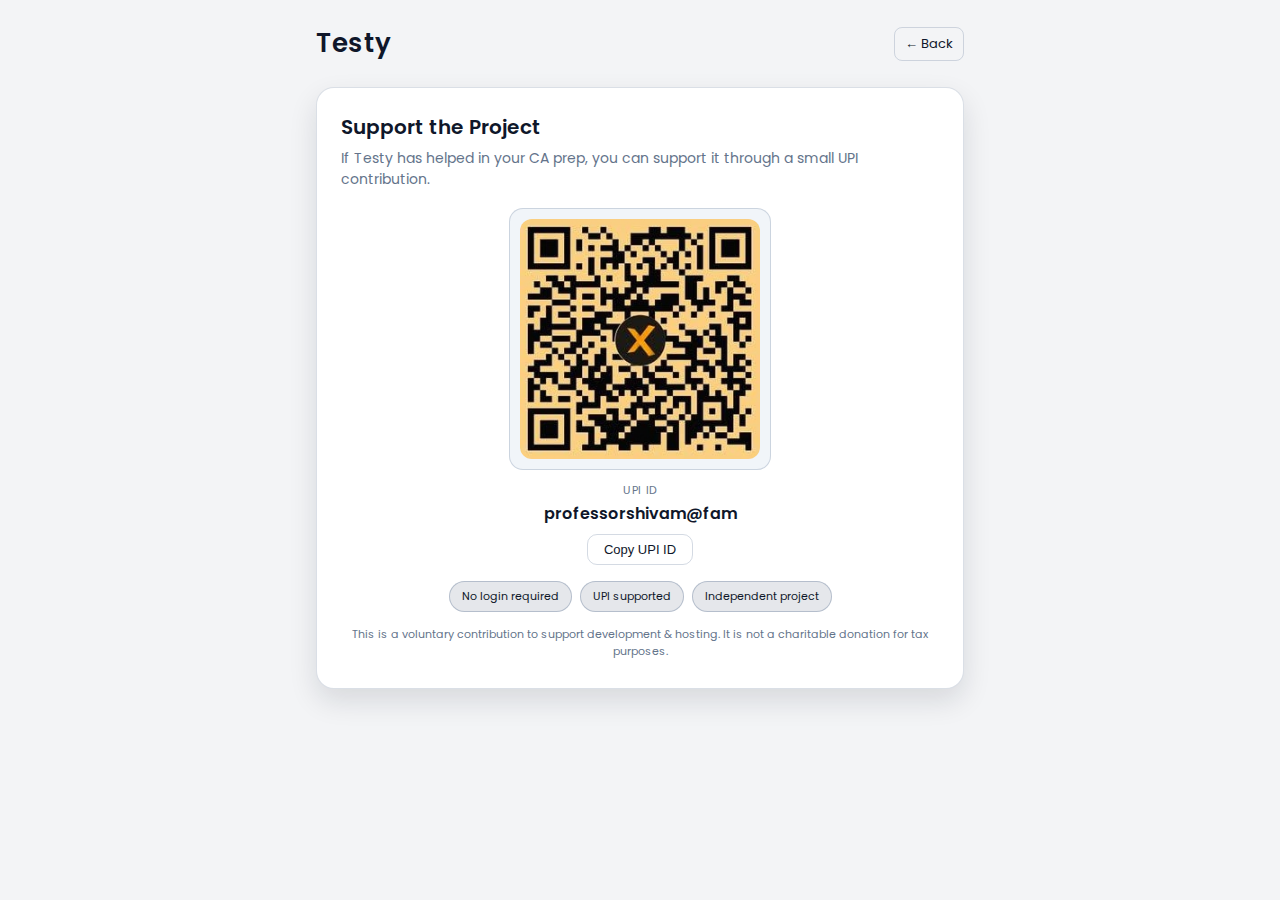
<file: donation.html>
<!DOCTYPE html>
<html lang="en">
<head>
  <meta charset="UTF-8">
  <title>Testy | Donate</title>
  <meta name="viewport" content="width=device-width, initial-scale=1">
<!-- Favicon -->
<link rel="apple-touch-icon" sizes="180x180" href="favicon/apple-touch-icon.png">
<link rel="icon" type="image/png" sizes="32x32" href="favicon/favicon-32x32.png">
<link rel="icon" type="image/png" sizes="16x16" href="favicon/favicon-16x16.png">
<link rel="manifest" href="favicon/site.webmanifest">
<link rel="icon" type="image/png" sizes="192x192" href="favicon/android-chrome-192x192.png">
<link rel="icon" type="image/png" sizes="512x512" href="favicon/android-chrome-512x512.png">
<link rel="shortcut icon" href="favicon/favicon.ico">
  <!-- Poppins Font -->
  <link href="https://fonts.googleapis.com/css2?family=Poppins:wght@300;400;500;600&display=swap" rel="stylesheet">

  <style>
    * {
      box-sizing: border-box;
      margin: 0;
      padding: 0;
      -webkit-tap-highlight-color: transparent;
    }

    /* ========== THEME VARIABLES (LIGHT BY DEFAULT) ========== */
    :root {
      --bg-main: #f3f4f6;
      --bg-header: #f3f4f6;
      --bg-card: #ffffff;
      --bg-qr: #f1f5f9;
      --border-soft: rgba(148, 163, 184, 0.4);
      --border-card: rgba(148, 163, 184, 0.35);
      --text-main: #0f172a;
      --text-muted: #64748b;
      --pill-bg: #e5e7eb;
      --pill-border: rgba(148, 163, 184, 0.6);
      --shadow-card: 0 12px 28px rgba(15, 23, 42, 0.12);
    }

    /* DARK THEME OVERRIDES WHEN body.dark-mode IS SET (SYNCED WITH index.html) */
    body.dark-mode {
      --bg-main: #0f172a;
      --bg-header: #0f172a;
      --bg-card: #1e293b;
      --bg-qr: #020617;
      --border-soft: rgba(148, 163, 184, 0.35);
      --border-card: rgba(148, 163, 184, 0.2);
      --text-main: #e2e8f0;
      --text-muted: #94a3b8;
      --pill-bg: rgba(30, 41, 59, 0.7);
      --pill-border: rgba(148, 163, 184, 0.3);
      --shadow-card: 0 12px 32px rgba(0, 0, 0, 0.4);
    }

    body {
      font-family: "Poppins", sans-serif;
      background: var(--bg-main);
      color: var(--text-main);
      min-height: 100vh;
      display: flex;
      justify-content: center;
      align-items: stretch;
    }

    .page {
      width: 100%;
      max-width: 680px;
      padding: 16px 16px 32px;
    }

    .top-bar {
      display: flex;
      justify-content: space-between;
      align-items: center;
      margin-bottom: 16px;
      position: sticky;
      top: 0;
      background: var(--bg-header);
      padding-bottom: 8px;
      z-index: 10;
    }

    .brand-text {
      font-weight: 600;
      font-size: 26px;
      letter-spacing: 0.02em;
    }

    .back-link {
      font-size: 13px;
      color: var(--text-main);
      text-decoration: none;
      padding: 6px 10px;
      border-radius: 8px;
      border: 1px solid var(--border-soft);
    }

    .back-link:hover {
      background: rgba(148, 163, 184, 0.18);
    }

    .content {
      margin-top: 8px;
    }

    .card {
      background: var(--bg-card);
      border-radius: 18px;
      border: 1px solid var(--border-card);
      padding: 22px 20px 26px;
      box-shadow: var(--shadow-card);
    }

    .card h1 {
      font-size: 20px;
      margin-bottom: 6px;
      font-weight: 600;
    }

    .sub {
      font-size: 14px;
      color: var(--text-muted);
      margin-bottom: 18px;
    }

    .qr-wrap {
      display: flex;
      justify-content: center;
      margin-bottom: 12px;
    }

    .qr-box {
      padding: 10px;
      background: var(--bg-qr);
      border-radius: 14px;
      border: 1px solid var(--border-soft);
    }

    .qr-box img {
      display: block;
      width: 220px;
      height: 220px;
      object-fit: cover;
      object-position: center;
      border-radius: 12px;
    }

    .upi-block {
      text-align: center;
      margin-top: 8px;
    }

    .upi-label {
      font-size: 11px;
      color: var(--text-muted);
      letter-spacing: 0.06em;
      text-transform: uppercase;
      margin-bottom: 2px;
    }

    .upi-id {
      font-size: 16px;
      font-weight: 600;
    }

    .copy-btn {
      margin-top: 8px;
      padding: 7px 16px;
      border-radius: 10px;
      border: 1px solid var(--border-soft);
      background: transparent;
      color: var(--text-main);
      font-size: 13px;
      cursor: pointer;
    }

    .copy-btn:hover {
      background: rgba(148, 163, 184, 0.18);
    }

    .pill-row {
      display: flex;
      justify-content: center;
      gap: 8px;
      flex-wrap: wrap;
      margin-top: 16px;
    }

    .pill {
      padding: 6px 12px;
      background: var(--pill-bg);
      border-radius: 999px;
      font-size: 11px;
      border: 1px solid var(--pill-border);
    }

    .note {
      margin-top: 14px;
      font-size: 11px;
      text-align: center;
      color: var(--text-muted);
    }
a {
  color: inherit;
  text-decoration: none;
}
    @media (min-width: 768px) {
      .page {
        padding-top: 24px;
      }
      .card {
        padding: 24px 24px 28px;
      }
      .qr-box img {
        width: 240px;
        height: 240px;
      }
    }
  </style>
</head>

<body>
  <div class="page">
    <header class="top-bar">
      <span class="brand-text"><a href="index.html">Testy</a></span>
      <a href="index.html" class="back-link">← Back</a>
    </header>

    <main class="content">
      <section class="card">
        <h1>Support the Project</h1>
        <p class="sub">
          If Testy has helped in your CA prep, you can support it through a small UPI contribution.
        </p>

        <div class="qr-wrap">
          <div class="qr-box">
            <!-- Replace this with your actual QR file -->
            <img src="qr-donation.png" alt="UPI QR Code">
          </div>
        </div>

        <div class="upi-block">
          <div class="upi-label">UPI ID</div>

          <!-- Updated UPI ID -->
          <div class="upi-id" id="upiIdText">professorshivam@fam</div>

          <button class="copy-btn" id="copyUpiBtn">Copy UPI ID</button>
        </div>

        <div class="pill-row">
          <div class="pill">No login required</div>
          <div class="pill">UPI supported</div>
          <div class="pill">Independent project</div>
        </div>

        <p class="note">
          This is a voluntary contribution to support development & hosting.
          It is not a charitable donation for tax purposes.
        </p>
      </section>
    </main>
  </div>

  <script>
    // THEME SYNC WITH index.html (reads the same localStorage key)
    const THEME_KEY = "quizTheme_v1";

    function applyTheme(theme) {
      if (theme === "dark") {
        document.body.classList.add("dark-mode");
      } else {
        document.body.classList.remove("dark-mode");
      }
    }

    function initTheme() {
      let saved = "light";
      try {
        const t = localStorage.getItem(THEME_KEY);
        if (t === "dark" || t === "light") {
          saved = t;
        }
      } catch (e) {
        // if localStorage explodes, we just stay in light mode
      }
      applyTheme(saved);
    }

    initTheme();

    // COPY UPI ID
    const copyBtn = document.getElementById("copyUpiBtn");
    const upiText = document.getElementById("upiIdText");

    copyBtn.addEventListener("click", async () => {
      const id = upiText.textContent.trim();
      try {
        await navigator.clipboard.writeText(id);
        copyBtn.textContent = "Copied!";
        setTimeout(() => (copyBtn.textContent = "Copy UPI ID"), 1500);
      } catch {
        alert("UPI ID: " + id);
      }
    });
    
    if ("serviceWorker" in navigator) {
  window.addEventListener("load", () => {
    navigator.serviceWorker.register("/sw.js")
      .then(() => console.log("Service Worker Registered"))
      .catch(err => console.log("SW registration failed:", err));
  });
}
  </script>

</body>
</html>
</file>
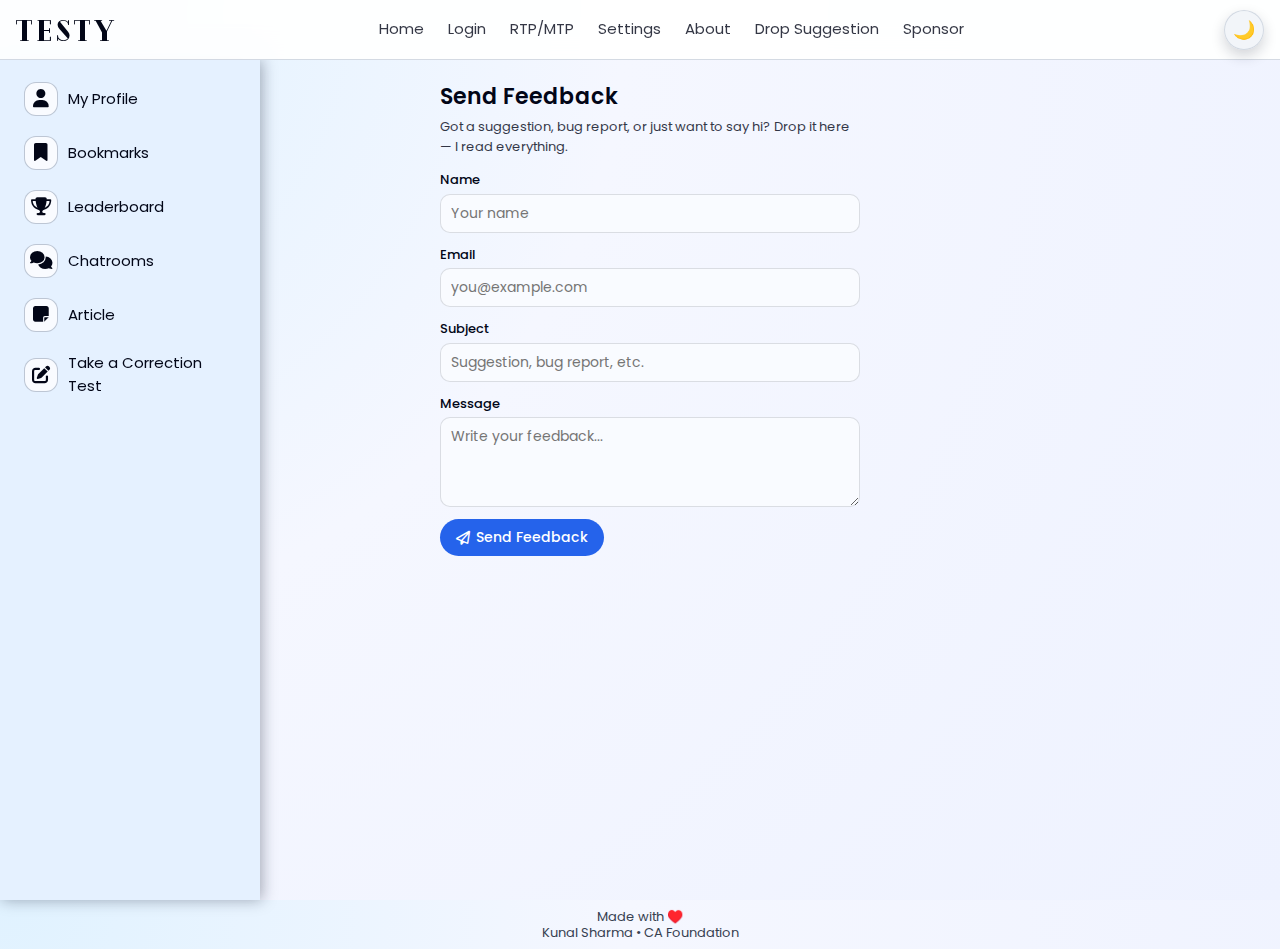
<file: feedback.html>
<!DOCTYPE html>
<html lang="en">
<head>
  <meta charset="UTF-8" />
  <title>TESTY – Feedback</title>
  <meta name="viewport" content="width=device-width, initial-scale=1.0" />

  <!-- Font Awesome -->
  <link
    rel="stylesheet"
    href="https://cdnjs.cloudflare.com/ajax/libs/font-awesome/6.5.0/css/all.min.css"
  />

  <!-- main site styles -->
  <link rel="stylesheet" href="style.css" />

  <style>
    /* Extra tweaks only for this page */

    .auth-main {
      /* reused from auth.html; if already in style.css, this is just fallback */
      padding-top: 80px;
      padding-inline: 16px;
      min-height: 100vh;
      display: flex;
      justify-content: center;
      align-items: flex-start;
    }

    .auth-card.feedback-card {
      max-width: 420px;
      width: 100%;
    }

    .feedback-title {
      font-size: 22px;
      font-weight: 600;
      margin-bottom: 4px;
    }

    .feedback-subtitle {
      font-size: 13px;
      opacity: 0.8;
      margin-bottom: 14px;
    }

    .feedback-form-group {
      margin-bottom: 12px;
      display: flex;
      flex-direction: column;
      gap: 4px;
    }

    .feedback-form-group label {
      font-size: 13px;
      font-weight: 500;
    }

    .feedback-form-group input,
    .feedback-form-group textarea {
      border-radius: 10px;
      border: 1px solid rgba(15, 23, 42, 0.13);
      padding: 8px 10px;
      font-size: 14px;
      outline: none;
      background: #f9fbff;
      transition:
        border-color 0.18s ease,
        box-shadow 0.18s ease,
        background 0.18s ease,
        transform 0.08s ease;
    }

    .feedback-form-group textarea {
      resize: vertical;
      min-height: 90px;
      max-height: 220px;
    }

    .feedback-form-group input:focus,
    .feedback-form-group textarea:focus {
      border-color: #2563eb;
      box-shadow: 0 0 0 1px rgba(37, 99, 235, 0.12);
      background: #ffffff;
    }

    .feedback-actions {
      display: flex;
      align-items: center;
      gap: 8px;
      margin-top: 10px;
    }

    .feedback-btn {
      flex: 0 0 auto;
      padding: 8px 16px;
      border-radius: 999px;
      border: none;
      font-size: 14px;
      font-weight: 500;
      cursor: pointer;
      background: #2563eb;
      color: #ffffff;
      display: inline-flex;
      align-items: center;
      justify-content: center;
      gap: 6px;
      transition:
        background 0.18s ease,
        transform 0.08s ease,
        box-shadow 0.18s ease,
        opacity 0.15s ease;
    }

    .feedback-btn:disabled {
      opacity: 0.6;
      cursor: default;
      transform: none;
      box-shadow: none;
    }

    @media (hover: hover) and (pointer: fine) {
      .feedback-btn:not(:disabled):hover {
        background: #1d4ed8;
        box-shadow: 0 8px 18px rgba(37, 99, 235, 0.28);
        transform: translateY(-1px);
      }
    }

    .feedback-status {
      font-size: 12px;
      opacity: 0.85;
    }

    .feedback-status.error {
      color: #b91c1c;
    }

    .feedback-status.success {
      color: #15803d;
    }

    body.dark .feedback-form-group input,
    body.dark .feedback-form-group textarea {
      background: #0b1220;
      border-color: rgba(148, 163, 184, 0.5);
      color: #e5e7eb;
    }

    body.dark .feedback-form-group input:focus,
    body.dark .feedback-form-group textarea:focus {
      background: #020617;
      border-color: #60a5fa;
      box-shadow: 0 0 0 1px rgba(96, 165, 250, 0.35);
    }

    body.dark .feedback-btn {
      background: #3b82f6;
    }

    body.dark .feedback-btn:not(:disabled):hover {
      background: #2563eb;
    }
  </style>
</head>

<body>
  <!-- ========== HEADER ========== -->
  <header class="top-bar">
    <div class="logo">TESTY</div>

    <nav class="top-nav">
      <a href="index.html">Home</a>
      <a href="auth.html">Login</a>
      <a href="rtp_mtp.html">RTP/MTP</a>
      <a href="settings.html">Settings</a>
      <a href="about.html">About</a>
      <a href="feedback.html">Drop Suggestion</a>
      <a href="sponsor.html">Sponsor</a>
    </nav>

    <div class="right-controls">
      <button class="top-btn" id="themeToggle">🌙</button>
      <button class="top-btn" id="menuBtn"><i class="fas fa-bars"></i></button>
    </div>
  </header>

  <!-- ========== LEFT SIDEBAR ========== -->
  <div class="left-handle" id="leftHandle"></div>

  <aside class="left-sidebar" id="leftSidebar">
    <ul class="left-list">
<li>
  <a href="profile.html" class="left-link">
    <span class="left-icon-box"><i class="fa-solid fa-user"></i></span>
    My Profile
  </a>
</li>

<li>
  <a href="bookmarks.html" class="left-link">
    <span class="left-icon-box"><i class="fa-solid fa-bookmark"></i></span>
    Bookmarks
  </a>
</li>

<li>
  <a href="#" class="left-link">
    <span class="left-icon-box"><i class="fa-solid fa-trophy"></i></span>
    Leaderboard
  </a>
</li>

<li>
  <a href="#" class="left-link">
    <span class="left-icon-box"><i class="fa-solid fa-comments"></i></span>
    Chatrooms
  </a>
</li>
<li>
  <a href="articles/How To Overcome Overthinking while exams.html" class="left-link">
    <span class="left-icon-box"><i class="fa-solid fa-note-sticky"></i></span>
    Article
  </a>
</li>
<li>
  <a href="wrongs.html" class="left-link">
    <span class="left-icon-box"><i class="fa-solid fa-pen-to-square"></i></span>
    Take a Correction Test
  </a>
</li>
    </ul>
  </aside>
  <div class="left-overlay" id="leftOverlay"></div>

  <!-- ========== RIGHT SIDEBAR ========== -->
  <aside class="right-sidebar" id="rightSidebar">
    <div class="right-header">
      <span>TESTY Menu</span>
      <button class="right-close" id="rightClose">✕</button>
    </div>
    <ul class="right-links">
      <li><a href="index.html">Home</a></li>
      <li><a href="auth.html">Login / Signup</a></li>
      <li><a href="rtp_mtp.html">RTP/MTP</a></li>
      <li><a href="settings.html">Settings</a></li>
      <li><a href="about.html">About</a></li>
      <li><a href="sponsor.html">Sponsor</a></li>
      <li class="nav-item" data-page="feedback"><a href="feedback.html">Drop Suggestion</a></li>
    </ul>
  </aside>
  <div class="right-overlay" id="rightOverlay"></div>

  <!-- ========== MAIN FEEDBACK CARD ========== -->
  <main class="auth-main">
    <section class="auth-card feedback-card">
      <h1 class="feedback-title">Send Feedback</h1>
      <p class="feedback-subtitle">
        Got a suggestion, bug report, or just want to say hi? Drop it here — I read everything.
      </p>

      <form id="feedbackForm" novalidate>
        <div class="feedback-form-group">
          <label for="fbName">Name</label>
          <input
            id="fbName"
            name="name"
            type="text"
            autocomplete="name"
            placeholder="Your name"
            required
          />
        </div>

        <div class="feedback-form-group">
          <label for="fbEmail">Email</label>
          <input
            id="fbEmail"
            name="email"
            type="email"
            autocomplete="email"
            placeholder="you@example.com"
            required
          />
        </div>

        <div class="feedback-form-group">
          <label for="fbSubject">Subject</label>
          <input
            id="fbSubject"
            name="subject"
            type="text"
            placeholder="Suggestion, bug report, etc."
            required
          />
        </div>

        <div class="feedback-form-group">
          <label for="fbMessage">Message</label>
          <textarea
            id="fbMessage"
            name="message"
            placeholder="Write your feedback..."
            required
          ></textarea>
        </div>

        <div class="feedback-actions">
          <button type="submit" class="feedback-btn" id="feedbackSubmitBtn">
            <i class="fa-regular fa-paper-plane"></i>
            Send Feedback
          </button>
          <span class="feedback-status" id="feedbackStatus"></span>
        </div>
      </form>
    </section>
  </main>

  <!-- ========== SHARED THEME + SIDEBARS SCRIPT (same logic as index/settings) ========== -->
  <script>
    (function () {
      /* ================= THEME ================= */
      const themeToggle = document.getElementById("themeToggle");
      const savedTheme = localStorage.getItem("theme");

      if (savedTheme === "dark") {
        document.body.classList.add("dark");
      }
      if (themeToggle) {
        themeToggle.textContent = document.body.classList.contains("dark")
          ? "☀️"
          : "🌙";
      }



      function setTheme(isDark) {
        document.body.classList.toggle("dark", isDark);
        localStorage.setItem("theme", isDark ? "dark" : "light");
        if (themeToggle) {
          themeToggle.textContent = isDark ? "☀️" : "🌙";
        }
      }

      if (themeToggle) {
        themeToggle.addEventListener("click", () => {
          setTheme(!document.body.classList.contains("dark"));
        });
      }

      // left sidebar visibility (from settings)
      const hideLS = localStorage.getItem("set_leftSidebarHidden") === "1";
      document.body.classList.toggle("hide-left-sidebar", hideLS);

      /* ================= RIGHT SIDEBAR (HEADER MENU) ================= */
      const menuBtn      = document.getElementById("menuBtn");
      const rightSidebar = document.getElementById("rightSidebar");
      const rightOverlay = document.getElementById("rightOverlay");
      const rightClose   = document.getElementById("rightClose");

      function openRightSidebar() {
        if (!rightSidebar || !rightOverlay) return;
        rightSidebar.classList.add("open");
        rightOverlay.classList.add("show");
      }
      function closeRightSidebar() {
        if (!rightSidebar || !rightOverlay) return;
        rightSidebar.classList.remove("open");
        rightOverlay.classList.remove("show");
      }
      if (menuBtn)    menuBtn.addEventListener("click", openRightSidebar);
      if (rightClose) rightClose.addEventListener("click", closeRightSidebar);
      if (rightOverlay) rightOverlay.addEventListener("click", closeRightSidebar);

      /* ================= LEFT SIDEBAR (HANDLE + SWIPE) ================= */
      const leftSidebar = document.getElementById("leftSidebar");
      const leftOverlay = document.getElementById("leftOverlay");
      const leftHandle  = document.getElementById("leftHandle");

      function openLeftSidebar() {
        if (!leftSidebar || !leftOverlay) return;
        leftSidebar.classList.add("open");
        leftOverlay.classList.add("show");
      }
      function closeLeftSidebar() {
        if (!leftSidebar || !leftOverlay) return;
        leftSidebar.classList.remove("open");
        leftOverlay.classList.remove("show");
      }

      if (leftHandle)  leftHandle.addEventListener("click", openLeftSidebar);
      if (leftOverlay) leftOverlay.addEventListener("click", closeLeftSidebar);

      // swipe in from handle
      let handleStartX = null;
      if (leftHandle) {
        leftHandle.addEventListener("touchstart", e => {
          handleStartX = e.touches[0].clientX;
        }, { passive: true });

        leftHandle.addEventListener("touchend", e => {
          if (handleStartX == null) return;
          const endX = e.changedTouches[0].clientX;
          if (endX - handleStartX > 40) openLeftSidebar();
          handleStartX = null;
        }, { passive: true });
      }

      // swipe out from sidebar
      let sideStartX = null;
      if (leftSidebar) {
        leftSidebar.addEventListener("touchstart", e => {
          sideStartX = e.touches[0].clientX;
        }, { passive: true });

        leftSidebar.addEventListener("touchend", e => {
          if (sideStartX == null) return;
          const endX = e.changedTouches[0].clientX;
          if (sideStartX - endX > 40) closeLeftSidebar();
          sideStartX = null;
        }, { passive: true });
      }
    })();
  </script>

  <!-- ========== SENDPULSE INTEGRATION HOOK ========== -->
<!-- === SendPulse AJAX integration: paste this at end of feedback.html just before </body> === -->
<script>
(async function(){
  // CONFIG: endpoint path (same folder)
  const ENDPOINT = 'sendpulse-feedback.php'; // if different, change this to the full URL

  // find the form - if your form doesn't have id, give it id="feedbackForm"
  const form = document.getElementById('feedbackForm') || document.querySelector('form');
  if (!form) {
    console.error('Feedback form not found. Add id="feedbackForm" or ensure a <form> exists.');
    return;
  }

  // helper: create a simple toast message
  function toast(msg, type = 'info') {
    // simple toast - you can style it later
    const el = document.createElement('div');
    el.textContent = msg;
    el.style.position = 'fixed';
    el.style.right = '20px';
    el.style.bottom = '20px';
    el.style.padding = '10px 14px';
    el.style.borderRadius = '8px';
    el.style.boxShadow = '0 6px 18px rgba(0,0,0,0.12)';
    el.style.zIndex = 9999;
    el.style.color = '#fff';
    el.style.background = type === 'error' ? '#e53e3e' : '#2563eb';
    document.body.appendChild(el);
    setTimeout(()=> el.remove(), 3500);
  }

  // attach submit handler
  form.addEventListener('submit', async function(e){
    e.preventDefault();

    // collect values (works for inputs and textarea)
    const fd = new FormData(form);
    const payload = {};
    fd.forEach((v,k)=> payload[k] = v?.toString?.() ?? '');

    // basic client validation
    if(!payload.name || !payload.email || !payload.subject || !payload.message){
      toast('Please fill all fields (name, email, subject, message).', 'error');
      return;
    }
    // basic email check
    if(!/^[^\s@]+@[^\s@]+\.[^\s@]+$/.test(payload.email)){
      toast('Please enter a valid email.', 'error');
      return;
    }

    // disable form -> indicate loading
    const submitBtn = form.querySelector('button[type="submit"], input[type="submit"]');
    if (submitBtn) { submitBtn.disabled = true; submitBtn.dataset.oldText = submitBtn.textContent; submitBtn.textContent = 'Sending...'; }

    try {
      const res = await fetch(ENDPOINT, {
        method: 'POST',
        headers: { 'Content-Type': 'application/json' },
        body: JSON.stringify(payload),
      });

      const text = await res.text();
      // try parse JSON
      let data = null;
      try { data = JSON.parse(text); } catch(e) { /* not JSON */ }

      if (!res.ok) {
        console.error('Server error:', text);
        toast((data && data.error) ? data.error : 'Server error. See console.', 'error');
      } else {
        // success
        toast('Message sent successfully 🤗', 'info');
        // optional: clear form except email (keep email)
        const userEmail = payload.email;
        form.reset();
        if (form.querySelector('[name="email"]')) form.querySelector('[name="email"]').value = userEmail;
      }
    } catch (err) {
      console.error('Network/JS error:', err);
      toast('Network error. Check console.', 'error');
    } finally {
      if (submitBtn) { submitBtn.disabled = false; submitBtn.textContent = submitBtn.dataset.oldText || 'Send'; }
    }
  });
})();
</script>
<!-- === END integration script === -->

  
<script>
  const currentPage = "feedback"; // is page par ho
const minimalSwitch = document.getElementById("Minimilist");

  const minimalSaved = localStorage.getItem("minimalTheme") === "1";
if (minimalSaved) document.body.classList.add("minimal-theme");
if (minimalSwitch) minimalSwitch.checked = minimalSaved;
</script>
<script src="shared.js"></script>

  <footer class="simple-footer">
  <div>Made with ♥️</div>
  <div>Kunal Sharma • CA Foundation</div>
</footer>
</body>
</html>
</file>
<file: style.css>
/* =========================================================
   QUIZX – GLOBAL STYLES (INDEX + SETTINGS)
   ========================================================= */

/* Google font */
@import url("https://fonts.googleapis.com/css2?family=Poppins:wght@300;400;500;600;700&display=swap");

/* Cheque Regular */
@font-face {
    font-family: 'Cheque';
    src: url('/fonts/Cheque-Regular.woff2') format('woff2'),
         url('/fonts/Cheque-Regular.woff') format('woff'),
         url('/fonts/Cheque-Regular.otf') format('opentype');
    font-weight: 400;
    font-style: normal;
}

/* Cheque Black */
@font-face {
    font-family: 'Cheque';
    src: url('/fonts/Cheque-Black.woff2') format('woff2'),
         url('/fonts/Cheque-Black.otf') format('opentype');
    font-weight: 900;
    font-style: normal;
}

/* ---------------- BASIC RESET ---------------- */
* {
  margin: 0;
  padding: 0;
  box-sizing: border-box;
  -webkit-tap-highlight-color: transparent;
  font-family: "Poppins";
}

html,
body {
  height: 100%;
}

body {
  font-family: "Poppins", system-ui, -apple-system, BlinkMacSystemFont,
    "Segoe UI", sans-serif;
  background: radial-gradient(circle at top left, #e0f2ff 0, #f5f7ff 40%, #eef2ff 100%);
  color: #020617;
  line-height: 1.5;
  transition: background-color 0.25s ease, color 0.25s ease;
}

/* Dark theme base */
body.dark {
  background: radial-gradient(circle at top left, #020617 0, #020617 40%, #020617 100%);
  color: #e5e7eb;
}



/* Hide default page scrollbars slightly */
body::-webkit-scrollbar {
  width: 6px;
}
body::-webkit-scrollbar-thumb {
  border-radius: 999px;
  background: rgba(148, 163, 184, 0.6);
}

/* =========================================================
   TOP GLASS HEADER
   ========================================================= */

.top-bar {
  position: fixed;
  inset: 0 0 auto 0;
  height: 60px;
  padding: 0 16px;
  display: flex;
  align-items: center;
  justify-content: space-between;
  gap: 16px;
  background: rgba(255, 255, 255, 0.92);
  backdrop-filter: blur(14px);
  -webkit-backdrop-filter: blur(14px);
  border-bottom: 1px solid rgba(148, 163, 184, 0.4);
  z-index: 2000;
}

body.dark .top-bar {
  background: rgba(15, 23, 42, 0.9);
  border-bottom-color: rgba(15, 23, 42, 0.9);
}

.logo {
  font-family: 'Cheque', sans-serif;
  font-size: 29px;
  font-weight: 900;
  letter-spacing: 4px;
  white-space: nowrap;
}
.break{
  font-size: 20px;
}
/* Inline nav (desktop only) */
.top-nav {
  display: none;
  flex: 1;
  align-items: center;
  gap: 18px;
  font-size: 15px;
}
.top-nav a {
  text-decoration: none;
  color: inherit;
  opacity: 0.8;
  transition: opacity 0.2s ease, transform 0.08s ease;
}
.top-nav a:active {
  transform: scale(0.96);
  border-bottom: 1px solid #2563eb;
}
  .top-nav a:hover {
    opacity: 1;
  }


.right-controls {
  display: flex;
  align-items: center;
  gap: 10px;
  white-space: nowrap;
}

.top-btn {
  width: 40px;
  height: 40px;
  border-radius: 999px;
  border: 1px solid rgba(148, 163, 184, 0.35);
  background: rgba(241, 245, 249, 0.96);
  display: flex;
  align-items: center;
  justify-content: center;
  font-size: 18px;
  cursor: pointer;
  transition: background 0.18s ease, transform 0.08s ease, box-shadow 0.18s ease,
    border-color 0.18s ease;
  box-shadow: 0 6px 14px rgba(15, 23, 42, 0.18);
}
.top-btn:active {
  transform: scale(0.94);
  box-shadow: 0 2px 6px rgba(15, 23, 42, 0.4);
}

  .top-btn:hover {
    background: #ffffff;
    border-color: #60a5fa;
    box-shadow: 0 10px 24px rgba(37, 99, 235, 0.4);
  }


body.dark .top-btn {
  background: #020617;
  
  color: #f9fafb;
  box-shadow: 0 8px 20px rgba(15, 23, 42, 0.8);
}

  body.dark .top-btn:hover {
    background: #020617;
    border-color: #60a5fa;
  }


/* =========================================================
   MAIN LAYOUT
   ========================================================= */

main {
  min-height: 100vh;
  padding: 72px 16px 24px;
  margin-left: 4vw; /* for left-handle on mobile */
  max-width: 760px;
  margin-right: auto;
  transition: margin-left 0.25s ease;
}
    .settings-option {
      padding-top: 72px;
      padding-right: 16px;
      padding-left: 16px;
      min-height: 120vh;
      margin-left: 6vw;
      transition: margin-left 0.25s ease;
    }
/* =========================================================
   LEFT HANDLE + LEFT SIDEBAR
   ========================================================= */

.left-handle {
  position: fixed;
  top: 60px;
  left: 0;
  width: 6vw;
  min-width: 14px;
  height: calc(100vh - 60px);
  background: linear-gradient(to bottom, rgba(191, 219, 254, 0.7), transparent);
  border-right: 1px solid rgba(148, 163, 184, 0.6);
  display: flex;
  align-items: center;
  justify-content: center;
  z-index: 1100;
}
.left-handle::after {
  content: "";
  width: 3px;
  height: 40px;
  border-radius: 999px;
  background: rgba(148, 163, 184, 0.9);
}

body.dark .left-handle {
  background: linear-gradient(to bottom, #020617, transparent);
  border-right: 1px solid rgba(148, 163, 184, 0.35);
}
body.dark .left-handle::after {
  background: rgba(148, 163, 184, 0.7);
}

/* slide-in panel */
.left-sidebar {
  position: fixed;
  top: 60px;
  left: 0;
  width: 75vw;
  max-width: 260px;
  height: calc(100vh - 60px);
  background: #e5f1ff;
  backdrop-filter: blur(10px);
  -webkit-backdrop-filter: blur(10px);
  box-shadow: 2px 0 14px rgba(15, 23, 42, 0.35);
  transform: translateX(-100%);
  transition: transform 0.25s ease;
  z-index: 1500;
  display: flex;
  flex-direction: column;
  padding: 14px 10px 16px;
}
.left-sidebar.open {
  transform: translateX(0);
}

body.dark .left-sidebar {
  background: #020617;
  box-shadow: 2px 0 20px rgba(0, 0, 0, 0.9);
}

.left-list {
  list-style: none;
  display: flex;
  flex-direction: column;
  gap: 4px;
}

.left-list li {
  display: flex;
  align-items: center;
  gap: 10px;
  padding: 8px 8px;
  font-size: 15px;
  cursor: pointer;
  border-radius: 10px;
  transition: background 0.18s ease, transform 0.08s ease, box-shadow 0.18s ease;
}
.left-list li a {
  text-decoration: none;
  color: black;
}
.left-icon-box {
  width: 34px;
  height: 34px;
  border-radius: 12px;
  border: 1px solid rgba(148, 163, 184, 0.6);
  display: flex;
  align-items: center;
  justify-content: center;
  background: #f9fbff;
  flex-shrink: 0;
  font-size: 18px;
}

.left-list li:active {
  transform: scale(0.96);
}


  .left-list li:hover {
    background: rgba(191, 219, 254, 0.7);
    box-shadow: 0 6px 16px rgba(148, 163, 184, 0.65);
  }


body.dark .left-icon-box {
  background: #020617;
  border-color: rgba(51, 65, 85, 1);
  color: #e5e7eb;
}

  body.dark .left-list li:hover {
    background: rgba(15, 23, 42, 0.96);
    box-shadow: 0 8px 18px rgba(0, 0, 0, 0.9);
  }


.left-overlay {
  position: fixed;
  top: 60px;
  left: 0;
  width: 100vw;
  height: calc(100vh - 60px);
  background: rgba(15, 23, 42, 0.55);
  opacity: 0;
  pointer-events: none;
  transition: opacity 0.25s ease;
  z-index: 1400;
}
.left-overlay.show {
  opacity: 1;
  pointer-events: auto;
}

/* =========================================================
   RIGHT SIDEBAR
   ========================================================= */

.right-sidebar {
  position: fixed;
  top: 60px;
  right: 0;
  width: 260px;
  height: calc(100vh - 60px);
  background: #e9f3ff;
  box-shadow: -2px 0 14px rgba(15, 23, 42, 0.35);
  transform: translateX(100%);
  transition: transform 0.3s ease;
  z-index: 1800;
  display: flex;
  flex-direction: column;
}
.right-sidebar.open {
  transform: translateX(0);
}

body.dark .right-sidebar {
  background: #020617;
  color: #e5e7eb;
  box-shadow: -2px 0 20px rgba(0, 0, 0, 0.95);
}

.right-header {
  padding: 16px;
  display: flex;
  align-items: center;
  justify-content: space-between;
  border-bottom: 1px solid rgba(148, 163, 184, 0.6);
  font-weight: 600;
}
body.dark .right-header {
  border-bottom-color: rgba(30, 64, 175, 0.8);
}

.right-close {
  width: 32px;
  height: 32px;
  border-radius: 999px;
  border: none;
  background: #dbeafe;
  cursor: pointer;
  display: flex;
  align-items: center;
  justify-content: center;
  transition: background 0.18s ease, transform 0.08s ease, box-shadow 0.18s ease;
}
.right-close:active {
  transform: scale(0.94);
}
  .right-close:hover {
    background: #ffffff;
    box-shadow: 0 6px 14px rgba(148, 163, 184, 0.6);
  }

body.dark .right-close {
  background: #020617;
  color: #e5e7eb;
}

.right-links {
  list-style: none;
  padding: 10px 0;
}
.right-links li a {
  display: block;
  padding: 10px 16px;
  text-decoration: none;
  color: inherit;
  font-size: 15px;
  transition: background 0.18s ease, transform 0.08s ease;
}
.right-links li a:active {
  transform: scale(0.96);
}

  .right-links li a:hover {
    background: rgba(191, 219, 254, 0.7);
  }

body.dark .right-links li a:hover {
  background: rgba(15, 23, 42, 0.96);
}

.right-overlay {
  position: fixed;
  inset: 60px 0 0 0;
  background: rgba(15, 23, 42, 0.55);
  opacity: 0;
  pointer-events: none;
  transition: opacity 0.3s ease;
  z-index: 1700;
}
.right-overlay.show {
  opacity: 1;
  pointer-events: auto;
}

/* =========================================================
   DESKTOP LAYOUT OVERRIDES
   ========================================================= */

@media (min-width: 900px) {
  .top-nav {
    display: flex;
  }
  .left-handle {
    display: none;
  }
  .left-overlay {
    display: none !important;
  }
  .left-sidebar {
    transform: translateX(0) !important;
    width: 260px;
    max-width: none;
  }
  main {
    margin-left: 270px;
  }
  #menuBtn {
    display: none !important;
  }
  .right-sidebar,
  .right-overlay {
    display: none !important;
  }
  /* jab left sidebar hide ho to main center me aa jaye (desktop) */
  body.hide-left-sidebar main {
    margin-left: auto !important;
    margin-right: auto !important;
    max-width: 960px;
  }
}

/* =========================================================
   CHAPTER DROPDOWN
   ========================================================= */

.chapter-bar {
  margin: 6px 0 14px;
  display: flex;
  align-items: center;
  gap: 6px;
  position: relative;
}

.chapter-label {
  font-size: 14px;
  font-weight: 500;
}

.chapter-select {
  display: inline-flex;
  align-items: center;
  justify-content: center;
  padding: 4px 12px;
  border-radius: 999px;
  border: 1px solid rgba(148, 163, 184, 0.6);
  background: rgba(255, 255, 255, 0.98);
  font-size: 12px;
  cursor: pointer;
  outline: none;
  transition: background 0.2s ease, border-color 0.2s ease, box-shadow 0.2s ease,
    transform 0.08s ease;
}
.chapter-select:active {
  transform: scale(0.96);
}
  .chapter-select:hover {
    background: #ffffff;
    border-color: #60a5fa;
    box-shadow: 0 6px 16px rgba(148, 163, 184, 0.6);
  }


.chapter-dropdown {
  position: absolute;
  top: 100%;
  left: 86px;
  margin-top: 6px;
  min-width: 180px;
  padding: 4px;
  background: #ffffff;
  border-radius: 14px;
  border: 1px solid rgba(148, 163, 184, 0.6);
  box-shadow: 0 10px 24px rgba(15, 23, 42, 0.18);
  display: none;
  z-index: 2100;
}
.chapter-dropdown.show {
  display: block;
}

.chapter-option {
  width: 100%;
  text-align: left;
  padding: 7px 10px;
  border-radius: 8px;
  border: none;
  background: transparent;
  font-size: 13px;
  cursor: pointer;
  transition: background 0.16s ease, transform 0.08s ease;
}
.chapter-option:active {
  transform: scale(0.97);
}

  .chapter-option:hover {
    background: rgba(248, 250, 252, 1);
  }


body.dark .chapter-select {
  background: #020617;
  color: #e5e7eb;
  border-color: rgba(51, 65, 85, 1);
}
body.dark .chapter-dropdown {
  background: #020617;
  border-color: rgba(51, 65, 85, 1);
  box-shadow: 0 10px 24px rgba(0, 0, 0, 0.9);
}
body.dark .chapter-option {
  color: #e5e7eb;
}
  body.dark .chapter-option:hover {
    background: rgba(15, 23, 42, 1);
  }


/* =========================================================
   MCQ TOP BAR (Best / Streak / Progress / Timer)
   ========================================================= */

.mcq-top {
  display: flex;
  justify-content: space-between;
  align-items: center;
  margin-bottom: 10px;
}

.mcq-progress-info {
  display: flex;
  flex-direction: column;
  gap: 4px;
}

.streak-row {
  display: flex;
  align-items: center;
  gap: 8px;
}

#bestStreak {
  font-size: 13px;
  font-weight: 500;
}

#questionCounter {
  font-size: 13px;
  opacity: 0.85;
}

.mcq-progress-bar {
  width: 190px;
  height: 6px;
  border-radius: 999px;
  background: rgba(148, 163, 184, 0.4);
  overflow: hidden;
}
.mcq-progress-inner {
  height: 100%;
  width: 0%;
  border-radius: inherit;
  background: #22c55e;
  transition: width 0.2s ease;
}

body.dark .mcq-progress-bar {
  background: rgba(30, 64, 175, 0.75);
}

.mcq-timer {
  font-size: 13px;
  display: flex;
  gap: 4px;
  align-items: center;
}

/* In-order / Randomised toggle */
.order-toggle {
  display: inline-flex;
  align-items: center;
  gap: 4px;
  font-size: 12px;
  padding: 2px 6px;
  display: border-box;
  border-radius: 10%;
  border: 1px solid rgba(148, 163, 184, 0.7);
  background: rgba(239, 246, 255, 0.9);
}
body.dark .order-toggle{
  background: rgba(62, 70, 80, 0.05);
}
.order-toggle input {
  accent-color: #2563eb;
}

/* =========================================================
   QUESTION + OPTIONS (NO CARD LAYOUT)
   ========================================================= */

.mcq-card {
  margin-top: 4px;
  padding: 4px 5px;
  user-select: none;
  --webkit-user-select: none;
}

.mcq-question {
  font-size: 15px;
  font-weight: 500;
  margin-bottom: 10px;
}

.mcq-options {
  display: flex;
  flex-direction: column;
  gap: 6px;
}

.mcq-option-btn {
  width: 100%;
  text-align: left;
  padding: 9px 10px;
  border-radius: 12px;
  border: 1px solid rgba(148, 163, 184, 0.6);
  background: #ffffff;
  font-size: 14px;
  cursor: pointer;
  display: flex;
  align-items: center;
  gap: 6px;
  transition: background 0.2s ease, border-color 0.2s ease, transform 0.08s ease,
    box-shadow 0.18s ease;
}
.mcq-option-btn:active {
  transform: scale(0.97);
}
  .mcq-option-btn:not(:disabled):hover {
    background: #f9fbff;
    border-color: #60a5fa;
    box-shadow: 0 6px 12px rgba(148, 163, 184, 0.65);
  }


.opt-letter {
  font-size: 14px;
  font-weight: 500;
}
.opt-text {
  flex: 1;
}

/* after answer */
.mcq-option-btn.correct {
  border-color: #16a34a;
  background: rgba(22, 163, 74, 0.14);
  color: #111 !important;
}
.mcq-option-btn.wrong {
  border-color: #ef4444;
  background: rgba(239, 68, 68, 0.13);
  color: #111 !important;
}
.mcq-option-btn.dimmed {
  opacity: 0.6;
}

body.dark .mcq-option-btn {
  background: #020617;
  border-color: rgba(51, 65, 85, 1);
  color: #e5e7eb;
}
body.dark .mcq-option-btn .opt-letter {
  color: #e5e7eb;
}
body.dark .mcq-option-btn.correct {
  border-color: #22c55e;
  background: rgba(34, 197, 94, 0.25);
  color: #fff !important;
}
body.dark .mcq-option-btn.wrong {
  border-color: #f97373;
  background: rgba(248, 113, 113, 0.28);
  color: #fff !important;
}
body.dark .mcq-option-btn.dimmed {
  opacity: 0.65;
}
  body.dark .mcq-option-btn:not(:disabled):hover {
    background: #020617;
    border-color: #60a5fa;
  }


/* Bookmark star on question line */
/* Bookmark star — unified active style (same as index) */
.bookmark-btn {
  background: transparent;
  border: none;
  display: inline-flex;
  align-items: center;
  justify-content: center;
  cursor: pointer;
  padding: 6px;
  border-radius: 999px;
  transition: transform .12s ease, box-shadow .12s ease;
}

.bookmark-btn i {
  font-size: 18px;
  color: #111;
  transition: color .12s ease, transform .12s ease;
}

/* active (bookmarked) */
.bookmark-btn.active {
  box-shadow: 0 8px 24px rgba(37, 99, 235, 0.18);
  transform: translateY(-2px);
}
.bookmark-btn.active i {
  color: #2563eb; /* blue like index */
}

/* hover */
.bookmark-btn:hover { transform: translateY(-1px); }
body.dark .bookmark-btn i {
  color: #cbd5f5;
}
body.dark .bookmark-btn.active i {
  color: #facc15;
}

/* =========================================================
   BOTTOM NAV / ROUND LABEL
   ========================================================= */

.mcq-nav {
  margin-top: 14px;
  display: grid;
  grid-template-columns: 1fr auto 1fr;
  align-items: center;
  gap: 10px;
}

.nav-btn {
  width: 100%;
  padding: 9px 0;
  border-radius: 999px;
  border: none;
  background: #2563eb;
  color: #f9fafb;
  font-size: 14px;
  font-weight: 500;
  cursor: pointer;
  transition: opacity 0.2s ease, transform 0.08s ease, box-shadow 0.18s ease,
    background 0.2s ease;
  box-shadow: 0 6px 16px rgba(37, 99, 235, 0.35);
}
.nav-btn:disabled {
  opacity: 0.45;
  cursor: default;
  box-shadow: none;
}
  .nav-btn:not(:disabled):hover {
    opacity: 0.9;
    transform: translateY(-1px);
    box-shadow: 0 8px 20px rgba(37, 99, 235, 0.5);
  }

body.dark .nav-btn {
  background: #3b82f6;
  color: #e5e7eb;
}

.round-label {
  font-size: 13px;
  text-align: center;
  opacity: 0.9;
}

/* =========================================================
   MARKS + REVIEW SECTION
   ========================================================= */

.marks-separator {
  margin: 12px 0 6px;
  border: none;
  border-top: 1px dashed rgba(148, 163, 184, 0.7);
  display: none;
}
.marks-line {
  font-size: 13px;
  opacity: 0.95;
  display: none;
}

.review-actions {
  margin-top: 10px;
  display: none;
  gap: 8px;
}
.small-btn {
  flex: 1;
  padding: 7px 0;
  border-radius: 999px;
  border: none;
  background: #2563eb;
  color: #f9fafb;
  font-size: 13px;
  font-weight: 500;
  cursor: pointer;
  box-shadow: 0 6px 16px rgba(37, 99, 235, 0.35);
  transition: opacity 0.2s ease, transform 0.08s ease, box-shadow 0.18s ease;
}
.small-btn:disabled {
  opacity: 0.4;
  box-shadow: none;
}
.small-btn:active {
  transform: scale(0.97);
}
  .small-btn:not(:disabled):hover {
    opacity: 0.92;
    transform: translateY(-1px);
    box-shadow: 0 8px 20px rgba(37, 99, 235, 0.5);
  }

body.dark .small-btn {
  background: #3b82f6;
}

/* Scrollable review list */
.review-section {
  margin-top: 6px;
  padding: 8px;
  border-radius: 18px;
  border: 1px solid rgba(148, 163, 184, 0.8);
  background: #eff6ff;
  max-height: 65vh;
  overflow-y: auto;
  font-size: 13px;
  display: none;
}

/* each question box in review */
.review-question {
  width: 100%;
  margin-bottom: 5px;
  padding: 8px 8px 1px;
  border-radius: 14px;
  border: 1.5px solid rgba(90, 150, 234, 1);
  background: #ffffff;
}
.review-question.correct-question {
  border-color: #22c55e;
}
.review-question.wrong-question {
  border-color: #ef4444;
}

.review-q-text {
  font-weight: 500;
  margin-bottom: 5px;
}

.review-option {
  display: block;
  border-radius: 6px;
  margin-bottom: 3px;
  padding-left: 5px;
}

/* reuse colors */
.review-option.correct {
  border: 1px solid #22c55e;
  background: rgba(34, 197, 94, 0.4);
}
.review-option.wrong {
  border: 1px solid #ef4444;
  background: rgba(239, 68, 68, 0.4);
}
.review-option.selected-only {
  border: 1px solid rgba(148, 163, 184, 0.9);
  background: rgba(248, 250, 252, 1);
}

body.dark .review-section {
  border-color: rgba(51, 65, 85, 1);
  background: #020617;
}
body.dark .review-question {
  background: #020617;
  border-color: rgba(51, 65, 85, 1);
}
body.dark .review-question.correct-question {
  border-color: #22c55e;
}
body.dark .review-question.wrong-question {
  border-color: #f97373;
}

/* =========================================================
   SETTINGS PAGE (basic)
   ========================================================= */
/* Better spacing for each setting box */
.settings-option  {
  height: 140vh;
}
    .setting-box {
      margin-bottom: 5px;
      padding: 16px;
      border-radius: 12px;
      background: rgba(0,0,0,0.04);
      border: 1px solid rgba(0,0,0,0.12);
      backdrop-filter: blur(8px);
      -webkit-backdrop-filter: blur(8px);
      max-width: 420px;
    }
    /* Smooth slide animation for Question Timer expand section */
.setting-box .timer-extra {
  max-height: 0;
  overflow: hidden;
  transition: max-height 0.35s ease;
}

.setting-box.open .timer-extra {
  max-height: 400px; /* big enough to fit slider */
}
body.dark .setting-box {
      background: rgba(255,255,255,0.06);
      border-color: rgba(255,255,255,0.15);
    }
    .settings-option h1{
    margin-bottom: 20px;
    }


/* iOS style switch – assumes you already use .switch + .slider etc in HTML */
.switch {
  position: relative;
  width: 56px;
  height: 26px;
  display: inline-block;
  flex-shrink: 0;
  border-radius: 999px;
}
.switch-row {
  display: flex;
  align-items: center;
  justify-content: space-between;
  gap: 12px;
}

/* Text on left */
.switch-row span {
  font-size: 15px;
  font-weight: 500;
}
.switch input {
  opacity: 0;
  width: 0;
  height: 0;
}
.slider {
  position: absolute;
  inset: 0;
  cursor: pointer;

  border-radius: 999px;
  border: 1px solid #b9c6ff;
  background: #e5edff;
  box-shadow:
    inset 0 1px 2px rgba(15, 23, 42, 0.18),
    0 1px 2px rgba(15, 23, 42, 0.10);

  transition:
    background-color 0.2s ease,
    border-color 0.2s ease,
    box-shadow 0.2s ease;
}

/* knob – rounded square, not a perfect circle */
.slider::before {
  content: "";
  position: absolute;
  width: 22px;
  height: 22px;
  left: 2px;
  top: 1px;

  border-radius: 99px;
  background: #ffffff;
  box-shadow: 0 2px 6px rgba(15, 23, 42, 0.25);

  transition:
    transform 0.2s ease,
    background-color 0.2s ease;
}
.slider::after {
  content: "OFF";
  position: absolute;
  right: 8px;
  top: 50%;
  transform: translateY(-50%);
  font-size: 9px;
  font-weight: 600;
  letter-spacing: 0.06em;
  text-transform: uppercase;
  color: #64748b;
  pointer-events: none;
}
.switch input:checked + .slider {
  background: #16a34a;
  border-color: #15803d;
  box-shadow:
    inset 0 1px 2px rgba(0, 0, 0, 0.18),
    0 2px 4px rgba(22, 163, 74, 0.3);
}

.switch input:checked + .slider::before {
  transform: translateX(28px);
  background-color: #f0fdf4;
}

.switch input:checked + .slider::after {
  content: "ON";
  left: 9px;
  right: auto;
  color: #022c22;
}
.switch:hover .slider {
    box-shadow:
      inset 0 1px 2px rgba(15, 23, 42, 0.2),
      0 3px 6px rgba(15, 23, 42, 0.18);
  }
body.dark .slider {
  background: #0b1220;
  border-color: #475569;
  box-shadow:
    inset 0 1px 2px rgba(15, 23, 42, 0.9),
    0 1px 2px rgba(15, 23, 42, 0.7);
}

body.dark .slider::after {
  color: #9ca3af;
}

body.dark .switch input:checked + .slider {
  background: #16a34a;
  border-color: #bbf7d0;
  box-shadow:
    inset 0 1px 2px rgba(0, 0, 0, 0.7),
    0 3px 8px rgba(22, 163, 74, 0.45);
}

body.dark .switch input:checked + .slider::after {
  color: #ecfdf5;
}
/* ===== Timer setting expansion ===== */
.setting-timer {
  cursor: pointer;
}

/* Avoid pointer on the actual toggle */
.setting-timer .switch {
  cursor: default;
}

/* left side text group */
.switch-text {
  display: flex;
  flex-direction: column;
  gap: 2px;
}

.setting-caption {
  font-size: 11px;
  opacity: 0.75;
  
}
/* hidden extra area */
.timer-extra {
  margin-top: 10px;
  padding: 10px;
  border-radius: 10px;
  background: rgba(148, 163, 255, 0.10);
  border: 1px dashed rgba(148, 163, 255, 0.7);
  display: none;
}

/* show when box is open */
.setting-timer.open .timer-extra {
  display: block;
}

.timer-label {
  font-size: 13px;
  display: block;
  margin-bottom: 6px;
}

.timer-extra-row {
  display: flex;
  align-items: center;
  gap: 8px;
  margin-bottom: 4px;
  padding: 6px 4px;        /* <-- increased padding for larger tap area */
  border-radius: 10px;
  background: rgba(148, 163, 255, 0.06);
}
.timer-extra-row .tap-area {
  flex: 1;
  padding: 6px 6px;          /* large vertical area so tapping anywhere focuses input */
}

#timerSecondsInput {
  width: 100%;
  padding: 6px 10px;
  border-radius: 8px;
  border: 1px solid rgba(15, 23, 42, 0.18);
  font-size: 14px;
  outline: none;
}

.timer-save-btn {
  padding: 5px 12px;
  border-radius: 999px;
  border: none;
  font-size: 13px;
  cursor: pointer;
  background: #2563eb;
  color: #ffffff;
  font-weight: 500;
}

.timer-hint {
  font-size: 11px;
  opacity: 0.75;
}

/* dark mode tweaks */
body.dark .timer-extra {
  background: rgba(15, 23, 42, 0.65);
  border-color: rgba(129, 140, 248, 0.9);
}

body.dark #timerSecondsInput {
  background: #020617;
  color: #e5e7eb;
  border-color: rgba(148, 163, 255, 0.7);
}

body.dark .timer-save-btn {
  background: #38bdf8;
  color: #0f172a;
}
/* Whole question box turns green if correct */
.review-question.correct-question {
  border: 2px solid #3bb54a !important;   /* green */
}

/* Whole question box turns red if wrong */
.review-question.wrong-question {
  border: 2px solid #d9534f !important;   /* red */
}
/* =========================================================
   PRINT STYLES – EXPORT ONLY REVIEW SECTION
   ========================================================= */

/* =========================================================
   PRINT – ONLY REVIEW SECTION (COVER + QUESTIONS)
   ========================================================= */

hr.dashed {
  border: none;
  height: 1px;
  margin: 12px 0;

  background: repeating-linear-gradient(
    to right,
    rgba(148,163,184,0.7) 0,
    rgba(148,163,184,0.7) 7px,
    transparent 7px,
    transparent 14px
  );
}
/* global toggle for left sidebar */
body.hide-left-sidebar .left-sidebar,
body.hide-left-sidebar .left-handle {
  display: none !important;
}

/* remove left margin when sidebar hidden */
body.hide-left-sidebar main,
body.hide-left-sidebar .settings-option {
  margin-left: 0 !important;
}
/* ================= AUTH PAGE ================= */

.auth-container {
  max-width: 380px;
  margin: 0 auto;
  margin-top: 40px;
  padding-bottom: 40px;
}

.auth-box {
  padding: 22px 20px;
  border-radius: 18px;
  background: rgba(255,255,255,0.75);
  backdrop-filter: blur(12px);
  border: 1px solid rgba(148,163,184,0.45);
  box-shadow: 0 8px 20px rgba(15,23,42,0.15);
  margin-bottom: 18px;
}

body.dark .auth-box {
  background: rgba(2,6,23,0.8);
  border-color: rgba(148,163,184,0.35);
  box-shadow: 0 8px 24px rgba(0,0,0,0.7);
}

.auth-title {
  font-size: 22px;
  font-weight: 600;
  text-align: center;
  margin-bottom: 16px;
}

/* Google Button */
.google-btn {
  width: 100%;
  padding: 10px 0;
  background: #ffffff;
  border-radius: 12px;
  border: 1px solid rgba(148,163,184,0.5);
  font-size: 14px;
  cursor: pointer;
  display: flex;
  justify-content: center;
  align-items: center;
  gap: 8px;
  transition: 0.2s;
}
.google-btn:hover {
  background: #f8fafc;
  box-shadow: 0 6px 14px rgba(148,163,184,0.45);
}
body.dark .google-btn {
  background: #020617;
  color: #e5e7eb;
}

/* OR Divider */
.auth-divider {
  display: flex;
  align-items: center;
  text-align: center;
  margin: 18px 0;
}
.auth-divider span {
  flex-shrink: 0;
  padding: 0 10px;
  font-size: 12px;
  opacity: 0.8;
}
.auth-divider::before,
.auth-divider::after {
  content: "";
  flex: 1;
  height: 1px;
  background: rgba(148,163,184,0.5);
}

/* Inputs */
/* ================= AUTH INPUTS (Updated Blue Hover/Focus) ================= */

.auth-input input {
  width: 100%;
  padding: 8px 10px;
  margin-top: 4px;
  border-radius: 10px;
  border: 1px solid rgba(148,163,184,0.5);
  font-size: 14px;
  background: #ffffff;
  transition: 0.25s ease;
}

.auth-input input:hover,
.auth-input input:focus {
  border: 2px solid #2563eb !important;
 /* box-shadow: 0 0 0 2px rgba(37,99,235,0.25);*/
  outline: none;
}

/* Dark Mode */
body.dark .auth-input input {
  background: #0f172a;
  border-color: rgba(148,163,184,0.6);
  color: #e5e7eb;
}

body.dark .auth-input input:hover,
body.dark .auth-input input:focus {
  border: 2px solid #2563eb !important;
  /*box-shadow: 0 0 0 2px rgba(37,99,235,0.35);*/
}

/* Submit */
.auth-submit {
  width: 100%;
  padding: 10px 0;
  background: #2563eb;
  color: white;
  font-weight: 500;
  border-radius: 12px;
  border: none;
  font-size: 15px;
  cursor: pointer;
  margin-top: 8px;
  box-shadow: 0 6px 16px rgba(37,99,235,0.35);
}
.auth-submit:hover {
  opacity: 0.9;
}

/* Switch to other form */
.auth-switch {
  margin-top: 14px;
  font-size: 13px;
  text-align: center;
}
.auth-switch span {
  color: #2563eb;
  cursor: pointer;
  font-weight: 500;
}

/* hide signup in start */
.hidden {
  display: none;
}
/* FORCE applyLeftSidebarVisibility from JS */
/* ===========================
   ABOUT PAGE – BASE LAYOUT
   =========================== */

.about-page {
  max-width: 850px;
  margin: 90px auto 40px auto;   /* space under header */
  padding: 0 18px;
  font-family: "Poppins", sans-serif;
}

/* Header title */
.about-hero h1 {
  font-size: 32px;
  font-weight: 700;
  margin-bottom: 6px;
}

/* Sub tagline */
.about-tagline {
  font-size: 16px;
  opacity: 0.8;
  margin-bottom: 25px;
}

/* Section title */
.about-section h2 {
  margin-top: 25px;
  margin-bottom: 10px;
  font-size: 22px;
  font-weight: 700;
}

/* Paragraphs */
.about-section p {
  font-size: 15px;
  line-height: 1.55;
  margin-bottom: 14px;
}

/* Bullet list */
.about-list {
  margin-left: 18px;
  margin-bottom: 15px;
}

.about-list li {
  margin-bottom: 5px;
  font-size: 15px;
}

/* Light/dark support */
body.dark .about-section p,
body.dark .about-tagline,
body.dark .about-list li {
  color: #e1e1e1;
}

body.dark .about-section h2,
body.dark .about-hero h1 {
  color: #ffffff;
}

/* ===========================
   SECTION CARD EFFECT
   =========================== */
.about-section {
  background: rgba(255,255,255,0.5);
  backdrop-filter: blur(8px);
  border: 1px solid rgba(0,0,0,0.08);
  padding: 18px 16px;
  border-radius: 14px;
  margin-bottom: 24px;
  transition: transform 0.15s ease, box-shadow 0.15s ease;
}

/* dark mode */
body.dark .about-section {
  background: rgba(20,20,20,0.4);
  border: 1px solid rgba(255,255,255,0.1);
}

/* Hover effect */
.about-section:hover {
  transform: translateY(-2px);
/*  box-shadow: 0 6px 18px rgba(0,0,0,0.15);*/
  border: 1px solid #A1A3B4;
}

body.dark .about-section:hover {
/* box-shadow: 0 6px 15px rgba(0,0,0,0.25);*/
border: 1px solid #BABCCB;
}

/* ===========================
   MOBILE FRIENDLY
   =========================== */
@media (max-width: 600px) {
  .about-hero h1 {
    font-size: 26px;
  }

  .about-section h2 {
    font-size: 20px;
  }
}
/* Mobile / default – thoda left handle se hata hua */
.about-page {
  margin-left: 6vw;   /* same as index.html content */
}

/* Jab left sidebar hide ho, full width kar do */
body.hide-left-sidebar .about-page {
  margin-left: 0;
}
@media (min-width: 900px) {
  /* ...existing code... */

  /* Desktop me About page ko sidebar ke baad start karo */
  .about-page {
    margin-left: 270px;  /* sidebar width + gap, same as main on index.html */
    max-width: 900px;
  }

  /* Agar user ne "Hide left sidebar" on kiya ho, phir full width */
  body.hide-left-sidebar .about-page {
    margin-left: 0;
  }
  .settings-option {
    margin-left: 260px;    /* approx left-sidebar width */
  }

  body.hide-left-sidebar .settings-option {
    margin-left: 0;
  }
  
/* active state for left sidebar */
.left-list li.left-active {
  background: rgba(191, 219, 254, 0.9);
  border-radius: 12px;
  border: 1px solid rgba(59, 130, 246, 0.7);
  transform: translateY(0);
}

.left-list li.left-active .left-icon-box {
  border-color: rgba(59, 130, 246, 0.9);
  background: #ffffff;
}

body.dark .left-list li.left-active {
  background: rgba(15, 23, 42, 0.96);
  border-color: rgba(96, 165, 250, 0.9);
}

body.minimal-theme .left-list li.left-active {
  background: rgba(229, 231, 235, 0.9);
  border-color: rgba(148, 163, 184, 0.9);
}
  /* --- CENTER NAV + CONTROLS WHILE LOGO STAYS LEFT --- */

  .top-bar {
    display: grid;
    grid-template-columns: auto 1fr auto;
    align-items: center;
  }
  
  /* Center align nav links */
  .top-nav {
    display: flex;
    justify-content: center !important;
    gap: 24px;
  }
  
  /* Right controls stay right automatically */
  .right-controls {
    display: flex;
    gap: 10px;
    justify-content: flex-end;
  }
}
/* ===== RTP / MTP chapter dropdown ===== */

.chapter-dropdown1 {
  position: absolute;
  top: 100%;
  left: 72px;                /* 🔹 was 96px – moved a bit left */
  margin-top: 6px;
  min-width: 230px;
  max-height: 220px;
  padding: 8px;
  background: #ffffff;
  border-radius: 12px;
  box-shadow: 0 10px 24px rgba(15, 23, 42, 0.16);
  border: 1px solid rgba(15, 23, 42, 0.06);

  /* 🔹 scroll when many attempts */
  max-height: 260px;
  overflow-y: auto;

  /* 🔹 animation base state */
  opacity: 0;
  transform: translateY(-6px);
  pointer-events: none;
  display: block;            /* important: keep it block for animation */
  z-index: 2100;
  font-size: 13px;
}

.chapter-dropdown1.show {
  opacity: 1;
  transform: translateY(0);
  pointer-events: auto;
  /* no border / color change here, only visibility */
  transition:
    opacity 0.18s ease-out,
    transform 0.18s ease-out;
}

/* group container (MTP / RTP) */

.attempt-group {
  border-radius: 10px;
  padding: 4px 6px 4px;
  margin-bottom: 6px;
  background: #f9fbff;
  border: 1px solid transparent;
}

.attempt-group.active {
  border-color: #2563EB;   /* active group has blue border – this is fine */
  background: #eff6ff;
}

/* inner list of attempts */

/* inner list of attempts (with animation) */
.attempt-group-body {
  margin-top: 2px;
  padding: 0 2px 4px 24px;

  max-height: 0;
  overflow: hidden;
  opacity: 0;
  transform: translateY(-4px);
  transition:
    max-height 0.22s ease,
    opacity 0.22s ease,
    transform 0.22s ease;
}

/* when group active */
.attempt-group.active .attempt-group-body {
  max-height: 120px;      /* ~ 5 items */
  overflow-y: auto;       /* yahan se scroll aayega */
  opacity: 1;
  transform: translateY(0);
}

/* header par ab pointer nahi chahiye */
.attempt-group-header {
  display: flex;
  align-items: center;
  gap: 8px;
  padding: 4px 0;
  cursor: default;   /* pehle pointer hoga to hata do */
}

.attempt-check {
  cursor: pointer;
}

.attempt-option {
  padding: 4px 3px;
  cursor: pointer;
  border-radius: 6px;
  /* 🔹 no border here → hover won’t show blue border */
}

/* hover = just background, no border */
.attempt-option:hover {
  background: rgba(37, 99, 235, 0.06);
}
.attempt-group:last-child {
  margin-bottom: 0;
}



/* header row – checkbox + label */

.attempt-group-header {
  display: flex;
  align-items: center;
  gap: 8px;
  padding: 4px 4px 6px;
  cursor: pointer;
}

.attempt-group-title {
  font-weight: 600;
}

/* simple Google-style checkbox */

.attempt-check {
  width: 20px;
  height: 20px;
  border-radius: 4px;
  border: 1px solid #9ca3af;
  appearance: none;
  -webkit-appearance: none;
  outline: none;
  cursor: pointer;
  position: relative;
  background: #ffffff;
}

.attempt-check:checked {
  background: #2563eb;
  border-color: #2563eb;
}

.attempt-check:checked::after {
  content: "";
  position: absolute;
  left: 4px;
  top: 2px;
  width: 6px;
  height: 10px;
  border: 2px solid #ffffff;
  border-top: none;
  border-left: none;
  transform: rotate(45deg);
}

/* inner list of attempts */
.attempt-group.active {
  
  border: 0.5px solid #5A5E63;
}
/* dark mode tweaks */
body.dark .chapter-dropdown1 {
  background: #06348D;
  border-color: rgba(255,255,255,0.12);
  box-shadow: 0 10px 24px rgba(0,0,0,0.7);
}

body.dark .attempt-group {
  background: #020617;
}


body.dark .attempt-group.active {
  background: #0b1120;
  border: 0.5px solid#CAD0D9;
}

body.dark .attempt-option:hover {
  background: rgba(59,130,246,0.16);
}
body.dark .attempt-group-title {
  color: #e5e7eb;
}
/* description animation */
.setting-box {
  position: relative;
  overflow: hidden;
}

.setting-description {
  margin-top: 6px;
  font-size: 12px;
  line-height: 1.4;
  color: #6b7280;

  max-height: 0;
  opacity: 0;
  transform: translateY(-4px);
  transition:
    max-height 0.22s ease,
    opacity 0.22s ease,
    transform 0.22s ease;
}

/* open state */
.setting-box.open .setting-description {
  max-height: 120px;       /* jitni height chahiye approx */
  opacity: 1;
  transform: translateY(0);
}

body.dark .setting-description {
  color: #9ca3af;
}
/* ---------- Animated Setting Description (Accordion) ---------- */
.setting-description {
  max-height: 0;
  overflow: hidden;
  opacity: 0;
  transition: max-height 0.35s ease, opacity 0.25s ease;
}

/* When setting is opened */
.setting-box.open .setting-description {
  max-height: 200px; /* enough for 3–4 lines */
  opacity: 1;
}


/* ---------- Timer extra animation ---------- */
.timer-extra {
  max-height: 0;
  overflow: hidden;
  opacity: 0;
  padding-top: 0;
  padding-bottom: 0;
  transition: max-height 0.35s ease, opacity 0.25s ease, padding 0.25s ease;
}

.setting-timer.open #timerExtra {
  max-height: 300px;
  opacity: 1;
  padding-top: 12px;
  padding-bottom: 12px;
  transition: max-height 0.35s ease, opacity 0.25s ease, padding 0.25s ease;
}
/* ---------------- Contact Form ---------------- */

/* Bookmark star (top-right of question) */
.bookmark-btn {
  border: 1px solid transparent;
  background: transparent;
  padding: 4px 6px;
  border-radius: 999px;
  cursor: pointer;
  display: inline-flex;
  align-items: center;
  justify-content: center;
  transition:
    border-color 0.2s ease,
    background-color 0.2s ease,
    transform 0.1s ease;
}

.bookmark-btn i {
  font-size: 18px;
  color: #9ca3af; /* grey by default */
}

/* Hover (even when not active) */
.bookmark-btn:hover {
  border-color: rgba(37, 99, 235, 0.25);
  background-color: rgba(37, 99, 235, 0.06);
  transform: translateY(-1px);
}

/* ACTIVE = bookmarked */
.bookmark-btn.active {
  border-color: #f5b300;
  background-color: rgba(245, 179, 0, 0.12);
}

.bookmark-btn.active i {
  color: #f5b300; /* gold star */
}

/* Dark mode tweaks */
body.dark .bookmark-btn {
  border-color: transparent;
}

body.dark .bookmark-btn:hover {
  border-color: rgba(248, 250, 252, 0.35);
  background-color: rgba(248, 250, 252, 0.06);
}

body.dark .bookmark-btn i {
  color: #e5e7eb;
}

body.dark .bookmark-btn.active {
  border-color: #ffd54f;
  background-color: rgba(255, 213, 79, 0.18);
}

body.dark .bookmark-btn.active i {
  color: #ffd54f;
}
/* ==== REVIEW PRINT LAYOUT ==== */

.review-print-wrapper {
  font-family: "Poppins", system-ui, -apple-system, BlinkMacSystemFont, sans-serif;
}

/* Cover page */
/* Cover page only for PDF – screen pe hide */
.review-cover {
  display: none;     /* SCREEN pe kabhi nahi dikhega */
}

.review-cover-time {
  font-size: 12px;
  color: #6b7280;
  margin-bottom: 16px;
}

.review-cover-title {
  font-size: 22px;
  margin: 0 0 16px;
}

.review-cover-text {
  font-size: 14px;
  line-height: 1.6;
  margin-bottom: 24px;
}

.review-cover-sign {
  font-size: 13px;
  font-weight: 500;
}

/* Question list */
.review-question-list {
  padding: 12px 24px 40px;
}


.review-border-neutral {
  border: 1px solid #9ca3af;
}

.review-border-correct {
  border: 1px solid #16a34a;
}

.review-border-wrong {
  border: 1px solid #dc2626;
}

.review-not-attempted {
  font-size: 11px;
  opacity: 0.7;
  margin-top: 4px;
}


/* =========================================================
   GLOBAL MINIMAL THEME OVERRIDES (BLACK & WHITE)
   ========================================================= */

body.minimal-theme {
  background: #ffffff;
  color: #000000;
}

/* -------- layout backgrounds -------- */

body.minimal-theme .top-bar,
body.minimal-theme .left-sidebar,
body.minimal-theme .right-sidebar,
body.minimal-theme .settings-option,
body.minimal-theme main,
body.minimal-theme .about-section,
body.minimal-theme .about-page,
body.minimal-theme .auth-box {
  background: #ffffff;
  box-shadow: none;
  border-color: #e5e5e5;
}

/* overlays – halka grey, taki piche ka layout dikhe */

body.minimal-theme .left-overlay,
body.minimal-theme .right-overlay {
  background: rgba(0, 0, 0, 0.15);
}

/* -------- nav / text links -------- */

body.minimal-theme .top-nav a,
body.minimal-theme .right-links li a {
  color: #000000;
}

body.minimal-theme .top-nav a:hover,
body.minimal-theme .right-links li a:hover {
  background: transparent;
  text-decoration: underline;
}

/* -------- left sidebar items -------- */

body.minimal-theme .left-sidebar {
  border-right: 1px solid #e5e5e5;
}

body.minimal-theme .left-icon-box {
  background: #ffffff;
  border: 1px solid #000000;
}

body.minimal-theme .left-list li:hover {
  background: #f5f5f5;
  box-shadow: none;
}

/* -------- generic round buttons (Prev/Next, Save PDF, etc.) -------- */

body.minimal-theme .nav-btn,
body.minimal-theme .small-btn,
body.minimal-theme .top-btn,
body.minimal-theme .auth-submit,
body.minimal-theme .google-btn,
body.minimal-theme .timer-save-btn {
  background: #ffffff;
  color: #000000;
  border: 1px solid #000000;
  box-shadow: none;
}

body.minimal-theme .nav-btn:disabled,
body.minimal-theme .small-btn:disabled {
  opacity: 0.4;
}

body.minimal-theme .nav-btn:not(:disabled):hover,
body.minimal-theme .small-btn:not(:disabled):hover,
body.minimal-theme .top-btn:hover,
body.minimal-theme .auth-submit:hover,
body.minimal-theme .google-btn:hover {
  background: #000000;
  color: #ffffff;
}

/* -------- pills & dropdowns (subject / chapter / attempt) -------- */

body.minimal-theme .subject-select-btn,
body.minimal-theme .chapter-select,
body.minimal-theme .chapter-select-btn,
body.minimal-theme .attempt-select-btn {
  background: #ffffff;
  color: #000000;
  border: 1px solid #000000;
  box-shadow: none;
}

body.minimal-theme .subject-dropdown,
body.minimal-theme .chapter-dropdown,
body.minimal-theme .chapter-dropdown1 {
  background: #ffffff;
  border: 1px solid #000000;
  box-shadow: none;
}

body.minimal-theme .subject-option,
body.minimal-theme .chapter-option,
body.minimal-theme .attempt-option {
  background: #ffffff;
  color: #000000;
  border-radius: 0;
  border-bottom: 1px solid #e5e5e5;
}

body.minimal-theme .subject-option:last-child,
body.minimal-theme .chapter-option:last-child,
body.minimal-theme .attempt-option:last-child {
  border-bottom: none;
}

body.minimal-theme .subject-option:hover,
body.minimal-theme .chapter-option:hover,
body.minimal-theme .attempt-option:hover {
  background: #f3f3f3;
}

/* checkbox box for RTP/MTP */

body.minimal-theme .attempt-check {
  border-color: #000000;
  background: #ffffff;
}

body.minimal-theme .attempt-check:checked {
  background: #000000;
  border-color: #000000;
}

body.minimal-theme .attempt-check:checked::after {
  border-color: #ffffff;
}

/* -------- MCQ cards & options -------- */

body.minimal-theme .mcq-card {
  border: 1px solid #000000;
  background: #ffffff;
}

body.minimal-theme .mcq-option-btn {
  background: #ffffff;
  color: #000000;
  border: 1px solid #000000;
  box-shadow: none;
}

body.minimal-theme .mcq-option-btn:not(:disabled):hover {
  background: #f5f5f5;
  border-color: #000000;
}

/* sirf border se correct / wrong ka colour dikhayenge */

body.minimal-theme .mcq-option-btn.correct {
  background: #ffffff;
  border-color: #16a34a;
}

body.minimal-theme .mcq-option-btn.wrong {
  background: #ffffff;
  border-color: #dc2626;
}

body.minimal-theme .mcq-option-btn.dimmed {
  opacity: 0.45;
}

/* question review list box */

body.minimal-theme .review-section {
  background: #ffffff;
  border: 1px solid #000000;
}

body.minimal-theme .review-question {
  background: #ffffff;
  border-color: #000000;
  max-width: 100%;
}

body.minimal-theme .review-question.correct-question {
  border-color: #16a34a;
}

body.minimal-theme .review-question.wrong-question {
  border-color: #dc2626;
}

body.minimal-theme .review-option {
  background: #ffffff;
  border: 1px solid #000000;
}

body.minimal-theme .review-option.correct {
  border-color: #16a34a;
}

body.minimal-theme .review-option.wrong {
  border-color: #dc2626;
}

/* -------- bookmark star -------- */

body.minimal-theme .bookmark-btn {
  border-color: transparent;
  background: transparent;
}

body.minimal-theme .bookmark-btn:hover {
  border-color: #000000;
  background: #f5f5f5;
}

body.minimal-theme .bookmark-btn i {
  color: #000000;
}

body.minimal-theme .bookmark-btn.active {
  border-color: #f5b300;
  background-color: rgba(245, 179, 0, 0.12);
}

body.minimal-theme .bookmark-btn.active i {
  color: #f5b300;
}

/* -------- auth inputs / feedback / contact -------- */

body.minimal-theme .auth-input input,
body.minimal-theme .contact-input input,
body.minimal-theme .contact-input textarea {
  background: #ffffff;
  color: #000000;
  border: 1px solid #000000;
  box-shadow: none;
}

body.minimal-theme .auth-input input:hover,
body.minimal-theme .auth-input input:focus,
body.minimal-theme .contact-input input:hover,
body.minimal-theme .contact-input input:focus,
body.minimal-theme .contact-input textarea:hover,
body.minimal-theme .contact-input textarea:focus {
  border-width: 1px;
  border-color: #000000;
}

/* -------- chatrooms -------- */

body.minimal-theme .chatroom-card,
body.minimal-theme .chatroom-list-card {
  background: #ffffff;
  border: 1px solid #000000;
  box-shadow: none;
}

body.minimal-theme .chat-message.me,
body.minimal-theme .chat-message.other {
  background: #ffffff;
  color: #000000;
  border: 1px solid #000000;
}

body.minimal-theme .chat-input-wrapper input {
  background: #ffffff;
  color: #000000;
  border: 1px solid #000000;
}

/* progress bar & misc */

body.minimal-theme .mcq-progress-bar {
  background: #e5e5e5;
}

body.minimal-theme .mcq-progress-inner {
  background: #000000;
}

body.minimal-theme .order-toggle {
  background: #ffffff;
  border: 1px solid #000000;
}

body.minimal-theme .setting-box {
  background: #ffffff;
  border: 1px solid #000000;
}
/* ================================
   MINIMAL THEME – FINAL FIXES
   (PASTE AT VERY BOTTOM OF style.css)
   ================================ */

/* 0) Base text / links */
body.minimal-theme {
  color: #000;
}
body.minimal-theme a {
  color: #000;
}

/* 1) All important buttons – Review, Save as PDF, nav buttons, etc. */
body.minimal-theme .nav-btn,
body.minimal-theme .small-btn,
body.minimal-theme .primary-btn,
body.minimal-theme .secondary-btn,
body.minimal-theme .mcq-nav-btn,
body.minimal-theme .auth-submit,
body.minimal-theme .top-btn {
  background: #ffffff;
  color: #000;
  border: 1.5px solid #000;
  box-shadow: none;
}

body.minimal-theme .nav-btn:hover,
body.minimal-theme .small-btn:hover,
body.minimal-theme .primary-btn:hover,
body.minimal-theme .secondary-btn:hover,
body.minimal-theme .mcq-nav-btn:hover,
body.minimal-theme .auth-submit:hover,
body.minimal-theme .top-btn:hover {
  background: #000;
  color: #fff;
}

/* 2) Right sidebar links – simple black text, no blue underline */
body.minimal-theme .right-links a {
  color: #000;
  text-decoration: none;
}
body.minimal-theme .right-links a:hover {
  text-decoration: underline;
}

/* 3) Bookmark star – golden hatao, simple black/white */
body.minimal-theme .bookmark-btn i {
  color: #000;
}
body.minimal-theme .bookmark-btn.active i {
  color: #000;        /* active me bhi golden nahi hoga */
}

/* 4) Inputs focus (login, feedback, etc.) – blue border hatao */
body.minimal-theme .auth-input input,
body.minimal-theme input[type="text"],
body.minimal-theme input[type="email"],
body.minimal-theme input[type="password"],
body.minimal-theme textarea {
  border-color: rgba(0,0,0,0.55);
  box-shadow: none;
}

body.minimal-theme .auth-input input:hover,
body.minimal-theme .auth-input input:focus,
body.minimal-theme input[type="text"]:hover,
body.minimal-theme input[type="text"]:focus,
body.minimal-theme input[type="email"]:hover,
body.minimal-theme input[type="email"]:focus,
body.minimal-theme input[type="password"]:hover,
body.minimal-theme input[type="password"]:focus,
body.minimal-theme textarea:hover,
body.minimal-theme textarea:focus {
  border: 2px solid #000 !important;
  outline: none;
  box-shadow: none;
}

/* 5) Checkboxes – In Order, RTP/MTP etc. – blue tick -> black */
body.minimal-theme input[type="checkbox"] {
  accent-color: #000;
}

/* 6) Settings switches – green ki jagah black/white */
body.minimal-theme .switch input:checked + .slider {
  background: #000;
  border-color: #000;
  box-shadow: none;
}
body.minimal-theme .switch .slider {
  background: #f3f3f3;
  border-color: #000;
}

/* 7) MCQ / Review boxes – only border green/red, inside white/black */
body.minimal-theme .mcq-option-btn,
body.minimal-theme .option-btn,
body.minimal-theme .review-question {
  background: #ffffff;
  color: #000;
  border: 1.5px solid #000;
}

body.minimal-theme .mcq-option-btn.correct,
body.minimal-theme .option-btn.correct,
body.minimal-theme .review-question.correct {
  border-color: #16a34a;   /* green */
  background: #ffffff;
}

body.minimal-theme .mcq-option-btn.wrong,
body.minimal-theme .option-btn.wrong,
body.minimal-theme .review-question.wrong {
  border-color: #dc2626;   /* red */
  background: #ffffff;
}

/* 8) Overlays – sidebars khulte waqt background white na ho poora */
body.minimal-theme .right-overlay,
body.minimal-theme .left-overlay {
  background: rgba(0,0,0,0.04);
}

/* PRINT: sirf review-section dikhana */
@media print {
  body {
    margin: 0;
  }

  header,
  .top-bar,
  .left-sidebar,
  .left-handle,
  .right-sidebar,
  .right-overlay,
  .left-overlay,
  .mcq-top,
  .mcq-card,
  .mcq-nav,
  .marks-separator,
  .marks-line,
  .review-actions,
  .chapter-label, 
  .chapter-select,
  .simple-footer{
    display: none !important;
  }
#reviewSection{
      position: absolute !important;
    inset: 0;
    max-height: none !important;
    overflow: visible !important;
    border-radius: 0;
    border: none;
    background: #ffffff;
    padding: 20px 24px;
    }

.review-cover {
  display: block;
    padding-top: 220px;  /* jitna neeche chahiye utna number badha lo */
    padding-right: 40px;
    padding-bottom: 64px;
    padding-left: 40px !important;
    page-break-after: always;
  }
  .review-question {
    page-break-inside: avoid;
    max-width: none;
    background: #ffffff;
    margin-bottom: 5px;
    border-radius: 10px;
    width: 100%;
  }
  body.dark, body.minimal-theme.dark {
    background: #121212 !important;     /* dark paper background */
    color: #e6eef6 !important;          /* light high-contrast text */
    -webkit-print-color-adjust: exact;
    print-color-adjust: exact;
  }

  /* Review container printed in dark style */
  body.dark #reviewSection,
  body.minimal-theme.dark #reviewSection {
    background: #0f1720 !important;     /* very dark card bg */
    color: #e6eef6 !important;
    box-shadow: none !important;
    border: none !important;
  }

  /* Question blocks — darker card with thin light border */
  body.dark .review-cover,
  body.minimal-theme.dark .review-cover,
  body.dark .review-question,
  body.minimal-theme.dark .review-question {
    background: #0b1220 !important;
    color: #e6eef6 !important;
    border-radius: 8px !important;
    border: 1px solid rgba(230,238,246,0.06) !important;
    box-shadow: none !important;
  }

  /* Option lines / boxes — neutral thin outline so text is clear */
  body.dark .review-option {
    background: transparent !important;
    color: #e6eef6 !important;
    border: 1px solid rgba(230,238,246,0.06) !important;
    padding: 6px 8px !important;
  }

  /* Correct / wrong color accents (kept but tuned for dark background) */
  body.dark .review-option.correct {
    border-color: rgba(72,187,120,0.9) !important;   /* softer green */
    background: rgba(72,187,120,0.08) !important;
    color: #e6eef6 !important;
  }
  body.dark .review-option.wrong {
    border-color: rgba(239,83,80,0.95) !important;   /* softer red */
    background: rgba(239,83,80,0.06) !important;
    color: #e6eef6 !important;
  }

  /* If you use "correct" / "wrong" classes on the whole .review-question */
  body.dark .review-question.correct { border-color: rgba(72,187,120,0.9) !important; }
  body.dark .review-question.wrong   { border-color: rgba(239,83,80,0.95) !important; }

  /* Remove any shadows, gradients, filters that don't print well */
  body.dark * {
    box-shadow: none !important;
    background-image: none !important;
    filter: none !important;
    -webkit-filter: none !important;
    text-shadow: none !important;
  }

  /* Keep borders and colours precise where possible */
  body.dark .review-option,
  body.dark .review-question {
    -webkit-print-color-adjust: exact !important;
    print-color-adjust: exact !important;
  }

  /* Do not force page whiteness — allow dark page background on paper,
     but still avoid using images/gradients that print poorly. */
}

/* ===== Sponsor Page ===== */
.sponsor-main {
  padding: 20px;
  max-width: 600px;
  margin: auto;
  text-align: center;
}

.sponsor-title {
  font-size: 26px;
  font-weight: 700;
  margin-bottom: 10px;
}

.sponsor-text {
  font-size: 15px;
  opacity: 0.8;
  margin-bottom: 25px;
  line-height: 1.5;
}

.sponsor-qr-box {
  display: flex;
  justify-content: center;
  margin: 20px 0;
}

.sponsor-qr {
  width: 220px;
  border-radius: 14px;
  box-shadow: 0 4px 10px rgba(0,0,0,0.1);
}

.upi-box {
  display: flex;
  justify-content: center;
  align-items: center;
  gap: 10px;
  margin-top: 10px;
  font-size: 18px;
  font-weight: 600;
}

.thanks-text {
  margin-top: 20px;
  opacity: 0.8;
  font-size: 14px;
}
   /* ===== Sponsor page layout ===== */
    .sponsor-page {
      max-width: 900px;
      margin-left: 6vw;
      padding: 0 16px 40px;
    }
body.hide-left-sidebar .sponsor-page {
  margin-left: 0;
}
    .sponsor-hero-pill {
      display: inline-flex;
      align-items: center;
      gap: 8px;
      font-size: 12px;
      font-weight: 600;
      text-transform: uppercase;
      letter-spacing: 0.08em;
      padding: 4px 10px;
      border-radius: 999px;
      background: rgba(59,130,246,0.08);
      color: #2563eb;
      margin-bottom: 8px;
    }

    .sponsor-hero-title {
      font-size: 24px;
      font-weight: 700;
      margin-bottom: 8px;
    }

    .sponsor-hero-sub {
      font-size: 14px;
      color: #4b5563;
      max-width: 620px;
      line-height: 1.5;
      margin-bottom: 18px;
    }

    .sponsor-small-note {
      font-size: 12px;
      color: #6b7280;
      margin-bottom: 24px;
    }

    .sponsor-grid {
      display: grid;
      grid-template-columns: minmax(0, 1.2fr) minmax(0, 1fr);
      gap: 18px;
      margin-bottom: 24px;
    }

    @media (max-width: 768px) {
      .sponsor-page {
        margin-top: 80px;
        
      }
      .sponsor-grid {
        grid-template-columns: minmax(0, 1fr);
      }
    }

    /* ===== Card base ===== */
    .sponsor-card {
      background: rgba(255,255,255,0.96);
      border-radius: 18px;
      padding: 18px 16px;
      box-shadow:
        0 12px 30px rgba(15,23,42,0.08),
        0 0 0 1px rgba(148,163,184,0.2);
      backdrop-filter: blur(16px);
      position: relative;
      overflow: hidden;
      transition: transform 0.18s ease, box-shadow 0.18s ease, border-color 0.18s ease;
    }

    .sponsor-card:hover {
      transform: translateY(-3px);
      box-shadow:
        0 16px 40px rgba(15,23,42,0.14),
        0 0 0 1px rgba(59,130,246,0.35);
    }

    .sponsor-card h2 {
      font-size: 18px;
      margin-bottom: 6px;
    }

    .sponsor-card p {
      font-size: 13px;
      color: #4b5563;
      margin-bottom: 10px;
    }

    /* ===== UPI box ===== */
    .upi-box {
      border-radius: 14px;
      border: 1px dashed rgba(37,99,235,0.5);
      padding: 10px 12px;
      display: flex;
      align-items: center;
      justify-content: space-between;
      gap: 10px;
      margin-bottom: 10px;
      background: rgba(239,246,255,0.7);
    }

    .upi-main {
      font-weight: 600;
      font-size: 14px;
    }

    .upi-sub {
      font-size: 11px;
      color: #6b7280;
      margin-top: 3px;
    }

    .upi-copy-btn {
      border: none;
      border-radius: 999px;
      padding: 7px 12px;
      font-size: 12px;
      font-weight: 600;
      display: inline-flex;
      align-items: center;
      gap: 6px;
      cursor: pointer;
      background: #111827;
      color: #f9fafb;
      box-shadow: 0 6px 16px rgba(15,23,42,0.35);
      transition: transform 0.15s ease, box-shadow 0.15s ease, background 0.15s ease;
      white-space: nowrap;
    }

    .upi-copy-btn:hover {
      transform: translateY(-1px);
      box-shadow: 0 9px 22px rgba(15,23,42,0.4);
      background: #020617;
    }

    .upi-copy-btn:active {
      transform: translateY(0);
      box-shadow: 0 4px 10px rgba(15,23,42,0.35);
    }

    .upi-note {
      font-size: 11px;
      color: #6b7280;
    }

    /* ===== QR block ===== */
    .qr-box {
      display: flex;
      flex-direction: column;
      align-items: center;
      justify-content: center;
      gap: 8px;
    }

    .qr-frame {
      width: 180px;
      height: 180px;
      border-radius: 18px;
      background: #ffffff;
      box-shadow:
        0 10px 28px rgba(15,23,42,0.12),
        0 0 0 1px rgba(148,163,184,0.4);
      display: flex;
      align-items: center;
      justify-content: center;
      overflow: hidden;
    }

    .qr-frame img {
      display: block;
      max-width: 100%;
      max-height: 100%;
    }

    .qr-caption {
      font-size: 12px;
      color: #4b5563;
      text-align: center;
    }

    /* ===== Tiers ===== */
    .sponsor-tiers-title {
      font-size: 13px;
      text-transform: uppercase;
      letter-spacing: 0.12em;
      color: #6b7280;
      margin-bottom: 10px;
      font-weight: 600;
    }

    .sponsor-tiers {
      display: grid;
      grid-template-columns: repeat(3, minmax(0,1fr));
      gap: 14px;
    }

    @media (max-width: 768px) {
      .sponsor-tiers {
        grid-template-columns: minmax(0,1fr);
      }
    }

    .tier-card {
      border-radius: 16px;
      padding: 12px 12px 13px;
      border: 1px solid rgba(148,163,184,0.8);
      background: rgba(249,250,251,0.96);
      box-shadow: 0 8px 18px rgba(15,23,42,0.06);
      transition: transform 0.16s ease, box-shadow 0.16s ease, border-color 0.16s ease;
    }

    .tier-card:hover {
      transform: translateY(-3px);
      box-shadow: 0 14px 28px rgba(15,23,42,0.12);
      border-color: rgba(59,130,246,0.6);
    }

    .tier-title {
      font-size: 14px;
      font-weight: 700;
      margin-bottom: 4px;
      display: flex;
      align-items: center;
      gap: 6px;
    }

    .tier-chip {
      padding: 2px 7px;
      border-radius: 999px;
      font-size: 10px;
      text-transform: uppercase;
      letter-spacing: 0.08em;
      background: rgba(37,99,235,0.06);
      color: #1d4ed8;
      align-items: center;
      display: inline-flex;
  flex-direction: column;   /* Make TOP and SUPPORTER stack vertically */
  justify-content: center;
     /* Center horizontally */
  text-align: center;        /* Ensure text aligns center */
  line-height: 1.1;          /* Better spacing */
    }

    .tier-body {
      font-size: 12px;
      color: #4b5563;
      line-height: 1.5;
      margin-bottom: 6px;
    }

    .tier-line {
      font-size: 11px;
      color: #6b7280;
    }

    /* ===== Premium Gold animated card ===== */
    .tier-gold {
      position: relative;
      overflow: hidden;
      border-radius: 18px;
      padding: 2px;
      background: linear-gradient(135deg, #fbbf24, #f97316, #facc15, #f97316);
      box-shadow:
        0 14px 32px rgba(180,83,9,0.55),
        0 0 0 1px rgba(120,53,15,0.6);
      animation: goldGlow 2.5s ease-in-out infinite alternate;
    }

    .tier-gold-inner {
      border-radius: 16px;
      background: radial-gradient(circle at 0 0, #fef9c3 0, #fefce8 40%, #fef3c7 100%);
      padding: 11px 12px 12px;
    }

    .tier-gold .tier-title {
      font-size: 14px;
    }

    .tier-gold .tier-chip {
      background: rgba(249,115,22,0.18);
      color: #9a3412;
    }

    .tier-gold .tier-body {
      color: #92400e;
    }

    .tier-gold .tier-line {
      color: #b45309;
      font-weight: 500;
    }

    .tier-gold-icon {
      margin-right: 4px;
    }

    @keyframes goldGlow {
      0%   { box-shadow: 0 10px 25px rgba(180,83,9,0.45); }
      100% { box-shadow: 0 18px 40px rgba(180,83,9,0.8); }
    }

    /* ===== Minimal theme overrides ===== */
    body.minimal-theme .sponsor-card,
    body.minimal-theme .tier-card,
    body.minimal-theme .tier-gold-inner {
      background: #ffffff;
      box-shadow: 0 0 0 1px #111111;
    }

    body.minimal-theme .sponsor-card p,
    body.minimal-theme .sponsor-hero-sub,
    body.minimal-theme .sponsor-small-note,
    body.minimal-theme .upi-note,
    body.minimal-theme .qr-caption,
    body.minimal-theme .tier-body,
    body.minimal-theme .tier-line {
      color: #111827;
    }

    body.minimal-theme .upi-box {
      background: #ffffff;
      border-color: #111111;
    }

    body.minimal-theme .upi-copy-btn {
      background: #111111;
      color: #ffffff;
      box-shadow: none;
    }

    body.minimal-theme .tier-gold {
      animation: none;
      background: #ffffff;
      box-shadow: 0 0 0 1px #111111;
    }

    body.minimal-theme .tier-gold-inner {
      background: #ffffff;
    }
    @media (min-width: 768px){
      .sponsor-page{
        margin-left: 265px;
        margin-top: 80px;
      }
      body.hide-left-sidebar .sponsor-page{
        margin-left: 0;
      }
    }
/* =========================================
   SPONSOR PAGE — DARK THEME OVERRIDES
   Applies when body has class "dark"
   ========================================= */

/* Base page background + text */
body.dark .sponsor-page {
  color: #e5e7eb;
}

body.dark {
  background: #020617;
}

/* Hero pill */
body.dark .sponsor-hero-pill {
  background: rgba(148, 163, 184, 0.18);
  color: #e5e7eb;
}

/* Hero text */
body.dark .sponsor-hero-title {
  color: #f9fafb;
}

body.dark .sponsor-hero-sub,
body.dark .sponsor-small-note {
  color: #9ca3af;
}

/* Main cards */
body.dark .sponsor-card {
  background: rgba(15, 23, 42, 0.96);
  box-shadow:
    0 10px 24px rgba(0,0,0,0.55),
    0 0 0 1px rgba(30,64,175,0.4);
}

/* UPI box */
body.dark .upi-box {
  background: rgba(15,23,42,0.9);
  border-color: rgba(129,140,248,0.7);
}

body.dark .upi-main {
  color: #e5e7eb;
}

body.dark .upi-sub,
body.dark .upi-note {
  color: #9ca3af;
}

/* Copy button */
body.dark .upi-copy-btn {
  background: #f9fafb;
  color: #020617;
  box-shadow: 0 8px 16px rgba(0,0,0,0.6);
}

body.dark .upi-copy-btn:hover {
  background: #ffffff;
  color: #020617;
}

/* QR frame */
body.dark .qr-frame {
  background: #020617;
  box-shadow:
    0 10px 28px rgba(0,0,0,0.7),
    0 0 0 1px rgba(75,85,99,0.9);
}

/* Tiers */
body.dark .sponsor-tiers-title {
  color: #9ca3af;
}

body.dark .tier-card {
  background: rgba(15,23,42,0.96);
  border-color: rgba(75,85,99,0.9);
  box-shadow: 0 8px 18px rgba(0,0,0,0.6);
}

body.dark .tier-title {
  color: #e5e7eb;
}

body.dark .tier-body,
body.dark .tier-line {
  color: #d1d5db;
}

/* Premium gold card (keep gold, but darkened) */
body.dark .tier-gold {
  box-shadow:
    0 14px 32px rgba(0,0,0,0.8),
    0 0 0 1px rgba(120,53,15,0.8);
}

body.dark .tier-gold-inner {
  background: radial-gradient(circle at 0 0, #451a03 0, #7c2d12 40%, #78350f 100%);
}

body.dark .tier-gold .tier-body {
  color: #fde68a;
}

body.dark .tier-gold .tier-line {
  color: #fed7aa;
}
body.dark .tier-chip {
  background: rgba(148,163,184,0.25);
  color: #f9fafb;
}

body.dark .tier-gold .tier-chip {
  background: rgba(251, 191, 36, 0.28);
  color: #fefce8;
}
/* ================== SIMPLE GLOBAL FOOTER ================== */

/* ===== Footer: simple 2-line footer pinned to bottom ===== */
/* Paste this at the end of style.css */

.simple-footer {
  position: block;
  left: 0;
  right: 0;
  bottom: 0;
  z-index: 1200;              /* above page content, below overlays if needed */
  display: flex;
  flex-direction: column;
  align-items: center;
  justify-content: center;
  gap: 3px;
  padding: 10px 12px;
  background: transparent;    /* blends with pages */
  color: #374151;             /* neutral dark gray on light pages */
  font-size: 13px;
  line-height: 1;
  pointer-events: none;       /* won't block clicks — links/buttons remain usable */
  user-select: none;
}

/* Keep small text weight and spacing */
.simple-footer > div { margin: 0; }

/* Ensure page content doesn't hide under the footer.
   Apply to main-like containers used across pages.
   If you have other main wrappers, add their selectors here. */
main, .about-page, .settings-option, .sponsor-page, .mcq-card, .profile-page {
  padding-bottom: 70px; /* footer height + a bit of breathing room */
}

/* Dark mode color */
body.dark .simple-footer {
  color: #e6eef8; /* pale light */
}

/* Minimal-theme color (high contrast) */
body.minimal-theme .simple-footer {
  color: #111111;
}

/* If you want footer text to be slightly clickable later,
   remove pointer-events rule and add subtle hover styles. */

/* Mobile tweaks: smaller font on very small screens */
@media (max-width:420px) {
  .simple-footer { font-size: 12px; padding: 8px 10px; }
  main, .about-page, .settings-option, .sponsor-page, .mcq-card, .profile-page {
    padding-bottom: 72px;
  }
}
/* ---------- SETTINGS TOAST ---------- */
.setting-toast {
  position: fixed;
  bottom: 18px;
  left: 50%;
  transform: translateX(-50%) translateY(40px);
  background: #111827;
  color: #f9fafb;
  padding: 10px 16px;
  border-radius: 10px;
  font-size: 13px;
  font-weight: 500;
  width: 200px;
  text-align: center;

  opacity: 0;
  pointer-events: none;
  transition: transform 0.25s ease, opacity 0.25s ease;
  z-index: 9999;
}

.setting-toast.show {
  opacity: 0.8;
  transform: translateX(-50%) translateY(0);
}

.setting-toast-bar {
  position: absolute;
  top: 0;
  left: 0;
  height: 3px;
  width: 0%;
  background: #3b82f6;
  border-radius: 10px 10px 0 0;
  animation: toastBar 1s linear forwards;
}

@keyframes toastBar {
  from { width: 0%; }
  to   { width: 100%; }
}

/* Dark mode fix */
body.dark .setting-toast {
  background: #e5e7eb;
  color: #111827;
}

body.dark .setting-toast-bar {
  background: #1d4ed8;
}

/* Minimal theme fix */
body.minimal-theme .setting-toast {
  background: #ffffff;
  border: 1px solid #111;
  color: #111;
}
/* ========== PRELOADER (INDEX ONLY) ========== */
.preloader {
  position: fixed;
  inset: 0;
  background: linear-gradient(135deg, #e0f2ff, #ffffff);
  display: flex;
  align-items: center;
  justify-content: center;
  z-index: 9999;
  transition: opacity 0.25s ease, visibility 0.25s ease;
}

.preloader.hidden {
  opacity: 0;
  visibility: hidden;
}

.preloader-card {
  background: rgba(255, 255, 255, 0.95);
  border-radius: 18px;
  padding: 18px 22px;
  box-shadow:
    0 14px 40px rgba(15, 23, 42, 0.16),
    0 0 0 1px rgba(148, 163, 184, 0.4);
  backdrop-filter: blur(18px);
  text-align: center;
  max-width: 260px;
  width: 80%;
  animation: preloaderFloat 1.2s ease-in-out infinite alternate;
}

.preloader-logo {
  font-family: 'cheque';
  font-size: 20px;
  font-weight: 900;
  letter-spacing: 0.12em;
  text-transform: uppercase;
  margin-bottom: 6px;
}

.preloader-sub {
  font-size: 13px;
  color: #4b5563;
  margin-bottom: 14px;
}

.preloader-bar {
  width: 100%;
  height: 4px;
  border-radius: 999px;
  background: rgba(148, 163, 184, 0.4);
  overflow: hidden;
}

.preloader-bar-inner {
  height: 100%;
  width: 50%;
  border-radius: 999px;
  background: linear-gradient(90deg, #2563eb, #38bdf8);
  animation: preloaderBarSlide 0.9s infinite ease-in-out;
}

/* Dark mode for preloader */
body.dark .preloader {
  background: radial-gradient(circle at top, #111827, #020617);
}

body.dark .preloader-card {
  background: rgba(15, 23, 42, 0.96);
  box-shadow:
    0 14px 40px rgba(15, 23, 42, 0.8),
    0 0 0 1px rgba(55, 65, 81, 0.9);
}

body.dark .preloader-sub {
  color: #e5e7eb;
}

body.dark .preloader-bar {
  background: rgba(55, 65, 81, 0.9);
}

body.dark .preloader-bar-inner {
  background: linear-gradient(90deg, #38bdf8, #a855f7);
}

/* animations (super light) */
@keyframes preloaderFloat {
  0% { transform: translateY(0); }
  100% { transform: translateY(-4px); }
}

@keyframes preloaderBarSlide {
  0%   { transform: translateX(-60%); }
  100% { transform: translateX(120%); }
}
/* shared bookmark styles */
.bookmarkBtn {
  background: transparent;
  border: none;
  padding: 6px;
  display: inline-flex;
  align-items: center;
  justify-content: center;
  color: #1f2937;
  cursor: pointer;
  transition: transform .12s ease, color .12s ease;
  outline: none;
}
.bookmarkBtn:hover { transform: translateY(-2px); }

.bookmarkBtn .star-fill { opacity: 0; transition: opacity .12s ease; }
.bookmarkBtn .star-outline { fill: none; }

.bookmarkBtn.active {
  color: #f59e0b; /* gold color */
}
.bookmarkBtn.active .star-fill { opacity: 1; }
.bookmarkBtn.just-toggled { transform: scale(1.08); transition: transform .12s ease; }

/* keep attempt-bar aligned to the right when space allows */
.attempt-bar { display: inline-flex; align-items: center; gap: 8px; margin-left: 12px; }
@media (max-width: 900px) {
  .attempt-bar { display: block; margin-left: 0; margin-top: 8px; }
}
.nav-item.active {
  background: rgba(37, 99, 235, 0.15); 
  color: #2563eb;
  border-radius: 8px;
  font-weight: 600;
}
body.dark .nav-item.active {
  background: rgba(96,165,250,0.16); /* soft blue glow */
  color: #93c5fd;
  font-weight: 600;
}
body.minimal-theme .nav-item.active {
  background: #A2A3AC; /* light grey */
  color: #000;
  font-weight: 600;
}
.desk-nav-item {
  position: relative;
}

.desk-nav-item.active-desk::after {
  content: "";
  position: absolute;
  left: 0;
  right: 0;
  height: 2px;
  bottom: -4px;
  background: #2563eb; /* light blue */
  border-radius: 4px;
}
.wrong-box {
    border: 1px solid #ddd;
    border-radius: 12px;
    padding: 14px;
    margin-bottom: 14px;
    background: white;
}

.dark .wrong-box {
    background: #111;
    border-color: #333;
    color: #eee;
}

.minimal-theme .wrong-box {
    background: #fff;
    border: 1px solid #000;
    color: #000;
}

.wrong-summary {
    font-size: 14px;
    cursor: pointer;
}

.wrong-summary .meta {
    font-size: 11px;
    opacity: .7;
}

.wrong-expanded {
    margin-top: 12px;
}

.wrong-expanded .q {
    font-weight: 600;
    margin-bottom: 6px;
}

.opt {
    padding: 6px;
    border-radius: 8px;
    margin-bottom: 4px;
}

.opt.correct {
    border: 1px solid #4caf50;
    background: #e8f7ea;
}

.opt.wrong {
    border: 1px solid #e53935;
    background: #fdecea;
}
.left-list li {
  padding: 0;
  margin: 0;
}

.left-list .left-link {
  display: flex;
  align-items: center;
  gap: 10px;
  padding: 8px 14px;
  width: 100%;
  color: inherit;
  text-decoration: none;
  cursor: pointer;
  border-radius: 8px;
}

body.dark .left-list .left-link:hover {
  background: rgba(255,255,255,0.08);
}

body.minimal-theme .left-list .left-link:hover {
  background: #000;
  color: #fff;
}
/* Center footer even when left-sidebar is open */

/* When left sidebar is visible on desktop */
/* universal.css
   Shared styles for header, sidebars, buttons, forms and profile card.
   Blend color variable --primary to match your auth theme.
*/
    .hero {
      max-width: 1120px;
      margin: 0 auto;
      padding: 20px 16px 40px;
      display: grid;
      grid-template-columns: minmax(0, 1.3fr);
      gap: 18px;
    }

    .hero-text h1 {
      margin: 0 0 6px;
      font-size: 26px;
      line-height: 1.2;
    }

    .hero-text p {
      margin: 0 0 10px;
      font-size: 13px;
      color: var(--text-muted);
      max-width: 520px;
    }

    .hero-chips {
      display: flex;
      flex-wrap: wrap;
      gap: 6px;
      margin-top: 8px;
      margin-bottom: 4px;
    }

    .chip {
      font-size: 11px;
      padding: 3px 7px;
      border-radius: 999px;
      background: var(--chip-bg);
      color: var(--text-muted);
      display: inline-flex;
      align-items: center;
      gap: 4px;
    }

    .chip-dot {
      width: 6px;
      height: 6px;
      border-radius: 999px;
      background: var(--primary);
    }

    .hero-actions {
      display: flex;
      flex-wrap: wrap;
      gap: 10px;
      margin-top: 12px;
    }

    .hero-actions .primary-link {
      padding-inline: 18px;
    }

    .hero-actions .ghost-link {
      padding: 6px 12px;
      border-radius: 999px;
      border: 1px dashed var(--border-soft);
      font-size: 13px;
      color: var(--text-muted);
    }

    .cards {
      display: grid;
      margin-top: 18px;
      gap: 14px;
    }

    .card {
      background: var(--bg-surface);
      border-radius: 18px;
      padding: 14px 14px 12px;
      border: 1px solid rgba(148, 163, 184, 0.35);
      box-shadow: var(--shadow-soft);
    }

    .card-title {
      font-size: 15px;
      font-weight: 600;
      margin-bottom: 4px;
    }

    .card-sub {
      font-size: 12px;
      color: var(--text-muted);
      margin-bottom: 10px;
    }

    .card-footer {
      display: flex;
      justify-content: space-between;
      align-items: center;
      gap: 10px;
      flex-wrap: wrap;
    }

    .subtle {
      font-size: 11px;
      color: var(--text-muted);
    }

    .card-btn {
      padding: 6px 12px;
      border-radius: 999px;
      border: none;
      cursor: pointer;
      font-size: 13px;
      font-weight: 500;
      background: var(--primary-strong);
      color: #ffffff;
      box-shadow: 0 6px 18px rgba(37, 99, 235, 0.35);
      font-family: 'Poppins';
    }

    .card-btn:hover {
      background: var(--primary-strong);
    }

    .card-btn.secondary {
      background: transparent;
      color: var(--primary);
      border: 1px solid var(--primary-soft);
      box-shadow: none;
    }
    .card-btn.secondary:hover {
      background: var(--primary-soft);
    }

    .footer {
      padding: 12px 16px 18px;
      font-size: 11px;
      color: var(--text-muted);
      text-align: center;
    }

    .footer a {
      color: var(--primary);
    }


    /* Floating Updates Button */
.floating-updates-btn {
  position: fixed;
  bottom: 18px;
  right: 18px;
  width: 54px;
  height: 54px;
  border-radius: 50%;
  border: none;
  background: var(--primary-strong);
  color: #fff;
  font-size: 22px;
  display: flex;
  align-items: center;
  justify-content: center;
  box-shadow: 0 8px 20px rgba(0, 0, 0, 0.28);
  cursor: pointer;
  z-index: 50;
}

.floating-updates-btn:hover {
  background: var(--primary);
  transform: scale(1.06);
}

.floating-updates-btn:active {
  transform: scale(0.92);
}

/* Container (optional, for spacing) */
.article-headline-list {
  margin-top: 65px;
}

/* Main box */
.article-headline-card {
  position: relative;
  display: block;
  padding: 10px 14px;
  border-radius: 10px;
  border: 1px solid rgba(148,163,184,0.8);
  background: rgba(249,250,251,0.96);
  text-decoration: none;
  overflow: hidden;
  min-height: px;           /* thoda sa hi height */
  cursor: pointer;
}

/* Inner content line */
.article-headline-content {
  display: flex;
  align-items: center;
  justify-content: space-between;
  gap: 12px;
}

/* Title – single-line feel */
.article-headline-title {
  font-size: 14px;
  font-weight: 600;
  color: #111827;
  margin: 0;
  flex: 1;
  white-space: nowrap;
  overflow: hidden;
  text-overflow: ellipsis;
}

/* Date right side */
.article-headline-date {
  font-size: 12px;
  font-style: italic;
  color: #6b7280;
}

/* Hover overlay + button */
.article-headline-overlay {
  position: absolute;
  inset: 0;
  background: rgba(0,0,0,0.65);
  display: flex;
  align-items: center;
  justify-content: center;
  opacity: 0;
  transition: opacity 0.18s ease;
}

.article-headline-read {
  padding: 6px 14px;
  border-radius: 999px;
  background: #ffffff;
  color: #111827;
  font-size: 13px;
  font-weight: 600;
}

/* Hover state */
.article-headline-card:hover .article-headline-overlay {
  opacity: 1;
}

/* Dark + minimal (if you use .dark / .minimal-theme on body) */
body.dark .article-headline-card {
  background: #020617;
  border-color: #374151;
}

body.dark .article-headline-title {
  color: #e5e7eb;
}

body.dark .article-headline-date {
  color: #9ca3af;
}

body.minimal-theme .article-headline-card {
  background: #ffffff;
  border-color: #111111;
  box-shadow: none;
}
.article-list {
  max-width: 960px;
  margin: 65px auto 40px;
  padding: 0 16px;
}

.article-item{
  display: flex;
  justify-content: space-between;
  align-items: flex-start;
  gap: 12px;
  padding: 18px 20px;
  border-radius: 18px;
  background: #fff;
  max-width: 90%;
  margin: 20px auto;
}

.article-title{
  font-size: 18px;
  font-weight: 600;
  line-height: 1.4;
  flex: 1;
  word-break: break-word;
}

.article-date{
  white-space: nowrap;
  font-style: italic;
  font-size: 14px;
  padding: 8px 14px;
  border: 1px solid #d0d0d0;
  border-radius: 10px;
  color: #555;
  flex-shrink: 0;
}

.article-link {
  position: relative;
  display: flex;
  align-items: center;
  gap: 12px;
  padding: 10px 18px;
  border-radius: 18px;
  background: rgba(255, 255, 255, 0.96);
  box-shadow: 0 8px 18px rgba(15, 23, 42, 0.08);
  text-decoration: none;
  overflow: visible;
}


.article-overlay {
  position: absolute;
  inset: 0;
  background: linear-gradient(
    to bottom,
    rgba(15, 23, 42, 0.05),
    rgba(15, 23, 42, 0.75)
  );
  display: flex;
  align-items: center;
  justify-content: center;
  opacity: 0;
  pointer-events: none;
  transition: opacity 0.25s ease;
}

.article-read-btn {
  padding: 8px 20px;
  border-radius: 999px;
  border: none;
  font-size: 14px;
  font-weight: 600;
  background: #2563eb;
  color: #f9fafb;
  box-shadow: 0 10px 28px rgba(37, 99, 235, 0.45);
  cursor: pointer;
}

.article-item:hover .article-overlay,
.article-link:focus-visible .article-overlay {
  opacity: 1;
}

/* dark theme */
body.dark .article-link {
  background: #020617;
  box-shadow: 0 10px 24px rgba(0, 0, 0, 0.7);
}

body.dark .article-title {
  color: #e5e7eb;
}

body.dark .article-date {
  color: #9ca3af;
}

body.dark .article-overlay {
  background: linear-gradient(
    to bottom,
    rgba(15, 23, 42, 0.1),
    rgba(15, 23, 42, 0.9)
  );
}

/* minimal theme */
body.minimal-theme .article-link {
  background: #ffffff;
  box-shadow: none;
  border: 1px solid #111111;
}

body.minimal-theme .article-read-btn {
  background: #111111;
  box-shadow: none;
} @media (max-width: 480px){
  .article-item{
    flex-direction: column;
    align-items: flex-start;
  }

  .article-date{
    margin-top: 8px;
  }
}

/* LEFT SIDEBAR ACTIVE STATE */
.left-sidebar .left-list li.active .left-link {
  background: rgba(37, 99, 235, 0.15);  /* same as .nav-item.active */
  color: #2563eb;
  font-weight: 00;
}

/* Dark theme */
body.dark .left-sidebar .left-list li.active .left-link {
  background: rgba(96,165,250,0.16);
  color: #93c5fd;
}

/* Minimal theme */
body.minimal-theme .left-sidebar .left-list li.active .left-link {
  background: #A2A3AC;
  color: #000;
}
.setting-toast-bar-fb {
  position: absolute;
  top: 0;
  left: 0;
  height: 3px;
  width: 0%;
  background: #38A25D;
  border-radius: 10px 10px 0 0;
  animation: toastBar 1s linear forwards;
}
/* XP pill on Subject line */
.chapter-xp-label {
  margin-left: auto;                 /* push to extreme right */
  padding: 3px 10px;
  border-radius: 999px;
  border: 1px solid rgba(148, 163, 184, 0.6);
  background: rgba(255, 255, 255, 0.98);
  font-size: 11px;                   /* slightly smaller text */
  font-weight: 500;
  white-space: nowrap;
  box-shadow: 0 4px 10px rgba(148, 163, 184, 0.45);
}

/* XP number itself – thoda bold feel */
.chapter-xp-label #xpValue {
  font-weight: 600;
}

/* Dark mode match */
body.dark .chapter-xp-label {
  background: #020617;
  color: #e5e7eb;
  border-color: rgba(51, 65, 85, 1);
  box-shadow: 0 4px 14px rgba(0, 0, 0, 0.8);
}
/* === PROFILE PAGE UI (add in style.css or a separate CSS file) === */

.profile-main {
  max-width: 960px;
  margin: 0 auto;
  padding: 90px 20px 32px; /* keep space under main header */
}

/* Top profile header bar */
.profile-header-bar {
  display: flex;
  align-items: center;
  justify-content: space-between;
  background: rgba(255, 255, 255, 0.96);
  border-radius: 16px;
  border: 1px solid #d4ddff;
  padding: 10px 16px;
  box-shadow: 0 8px 20px rgba(15, 23, 42, 0.06);
  margin-bottom: 18px;
  margin-left: 3vw;
}
body.hide-left-sidebar .profile-header-bar{
  margin-left: 0;
}

.profile-title {
  font-size: 20px;
  font-weight: 600;
  letter-spacing: 0.04em;
}

/* Back button on right side */
.profile-back-btn {
  display: inline-flex;
  align-items: center;
  gap: 6px;
  border-radius: 999px;
  border: 1px solid #cbd5ff;
  padding: 6px 14px;
  background: #f1f5ff;
  font-size: 13px;
  font-weight: 500;
  cursor: pointer;
  transition: background 0.18s ease, transform 0.12s ease,
              box-shadow 0.18s ease;
}

.profile-back-btn i {
  font-size: 13px;
}

.profile-back-btn:hover {
  background: #e0e9ff;
  box-shadow: 0 3px 8px rgba(15, 23, 42, 0.15);
  transform: translateY(-1px);
}

.profile-back-btn:active {
  transform: translateY(0);
  box-shadow: none;
}

/* Horizontal stat cards row */
.profile-metrics-row {
  display: flex;
  gap: 12px;
  overflow-x: auto;
  padding-bottom: 6px;
  margin-bottom: 10px;
  margin-left: 3vw;
  transition: margin-left 0.25s ease, width 0.25s ease;
}
/* Base card improvements */


/* -------------------------
   1) STREAK — Fire Gradient
   ------------------------- */
.metric-streak {
    background: linear-gradient(135deg, #ff7a18 0%, #ff3f00 50%, #c71d20 100%);
}

/* Subtle canva-style pattern */
.metric-streak::before {
    content: "";
    position: absolute;
    inset: 0;
    background-image: radial-gradient(rgba(255,255,255,0.12) 1px, transparent 1px);
    background-size: 18px 18px;
    opacity: 0.4;
    pointer-events: none;
}


/* -------------------------
   2) XP — Gold Premium Theme
   ------------------------- */
.metric-xp {
    background: linear-gradient(135deg, #f8d36f 0%, #f0b63a 45%, #d69e2e 100%);
}

.metric-xp::before {
    content: "";
    position: absolute;
    inset: 0;
    background-image: radial-gradient(rgba(255,255,255,0.18) 1px, transparent 1px);
    background-size: 16px 16px;
    opacity: 0.4;
    pointer-events: none;
}


/* -------------------------
   3) FUTURE FEATURE 1 — Blue-Neon
   ------------------------- */
.metric-future1 {
    background: linear-gradient(135deg, #4f46e5 0%, #6366f1 50%, #818cf8 100%);
}

.metric-future1::before {
    content: "";
    position: absolute;
    inset: 0;
    background-image: radial-gradient(rgba(255,255,255,0.1) 1px, transparent 1px);
    background-size: 20px 20px;
    opacity: 0.35;
}


/* -------------------------
   4) FUTURE FEATURE 2 — Green-Teal Glow
   ------------------------- */
.metric-future2 {
    background: linear-gradient(135deg, #0f766e 0%, #14b8a6 50%, #2dd4bf 100%);
}

.metric-future2::before {
    content: "";
    position: absolute;
    inset: 0;
    background-image: radial-gradient(rgba(255,255,255,0.1) 1px, transparent 1px);
    background-size: 20px 20px;
    opacity: 0.35;
}
body.hide-left-sidebar .profile-metrics-row{
  margin-left: 0;
}


/* Individual stat card */
.profile-metric-card {
  min-width: 150px;
  max-width: 200px;
  flex: 0 0 auto;
  border-radius: 16px;
  border: 1px solid #d4ddff;
  background: rgba(255, 255, 255, 0.97);
  box-shadow: 0 8px 18px rgba(15, 23, 42, 0.05);
  padding: 14px 16px 10px;
  display: flex;
  flex-direction: column;
  justify-content: space-between;
  text-align: center;
}

.profile-metric-value {
  font-size: 26px;
  font-weight: 700;
  margin-bottom: 6px;
}

.profile-metric-label {
  font-size: 13px;
  font-weight: 500;
  color: #6b7280;
  margin-top: auto;
}

/* Dark mode adjustments (matching your theme) */
body.dark .profile-header-bar,
body.dark .profile-metric-card {
  background: #020617;
  border-color: #1e293b;
  box-shadow: 0 10px 26px rgba(0, 0, 0, 0.85);
}

body.dark .profile-title,
body.dark .profile-metric-value {
  color: #e5e7eb;
}

body.dark .profile-metric-label {
  color: #9ca3af;
}

body.dark .profile-back-btn {
  background: #0f172a;
  border-color: #1f2937;
  color: #e5e7eb;
}

body.dark .profile-back-btn:hover {
  background: #111827;
}
/* Remove the thin bottom line that appears under the metric cards */


/* Works in Chrome, Edge, Safari, Android */
::-webkit-scrollbar {
    width: 2px;
}
body::-webkit-scrollbar-thumb {
    opacity: 0;
    transition: opacity .3s;
}
body:hover::-webkit-scrollbar-thumb {
    opacity: 1;
}

::-webkit-scrollbar-track {
    background: rgba(180, 190, 255, 0.25);
    border-radius: 10px;
}

::-webkit-scrollbar-thumb {
    background: linear-gradient(180deg, #a5b4ff, #6d82ff);
    border-radius: 10px;
}

::-webkit-scrollbar-thumb:hover {
    background: #5066ff;
}

::-webkit-scrollbar-thumb:active {
    background: #2f49ff;
}
/* REPLACE old profile @media (min-width: 900px) block with this */

@media (min-width: 900px) {
  /* Header bar align with left sidebar */
  .profile-header-bar {
    margin-left: 265px;
    margin-right: 24px;
    transition: margin-left 0.25s ease, width 0.25s ease;
  }
  body.hide-left-sidebar .profile-header-bar {
    margin-left: 0;
  }

  /* Top 4 cards row */
  .profile-metrics-row {
    margin-left: 265px;
    margin-right: 24px;
    overflow-x: visible;            /* desktop pe scroll nahi */
    justify-content: space-between; /* poori row cover karein */
  }
  body.hide-left-sidebar .profile-metrics-row {
    margin-left: 0;
  }

  /* Har card ko equal width de do */
  .profile-metric-card {
    flex: 1 1 0;
    min-width: 0;
    max-width: none;
  }

  /* Graph card bhi same alignment pe */
  .profile-graph-card {
    margin-left: 265px;
    margin-right: 24px;
    transition: margin-left 0.25s ease, width 0.25s ease;
  }
}
body.hide-left-sidebar .profile-graph-card {
    margin-left: 0;
    width: 95%;
  }
.line-graph-svg {
  width: 100%;
  height: 160px;
  overflow: visible;
}


/* Line path */
.line-graph-path {
  fill: none;
  stroke: #3b82f6;
  stroke-width: 2.5;
}


/* Dots */
.line-graph-dot {
  fill: #3b82f6;
}

/* Labels (day names) */
.line-graph-label {
  font-size: 10px;
  fill: #6b7280;
  text-anchor: middle;
}

body.dark .line-graph-path {
  stroke: #93c5fd;
}
body.dark .line-graph-dot {
  fill: #93c5fd;
}
body.dark .line-graph-label {
  fill: #cbd5e1;
}
/* Graph card special tweaks */
.profile-metric-card--graph {
  min-width: 260px;
  max-width: 320px;
  display: flex;
  flex-direction: column;
  gap: 6px;
}

.profile-metric-graph-title {
  font-size: 0.9rem;
  font-weight: 600;
  opacity: 0.85;
}

.profile-metric-graph-inner {
  position: relative;
  width: 100%;
  height: 150px; /* graph height */
}

.profile-metric-card--graph canvas {
  width: 100%;
  height: 100%;
  display: block;
}

.profile-week-row {
  display: flex;
  justify-content: space-between;
  align-items: baseline;
  font-size: 0.8rem;
  margin-top: 2px;
}

.profile-week-label {
  opacity: 0.75;
}

.profile-week-value {
  font-weight: 600;
}
.profile-graph-body {
  position: relative;
  width: 100%;
  height: 180px; /* adjust if you want taller/shorter */
}

.profile-graph-body canvas {
  width: 100% !important;
  height: 100% !important;
}
/* XP This Week – graph card */
.profile-graph-card {
  margin: 20px 20px 32px;        /* thoda left/right margin */
  border-radius: 16px;
  border: 1px solid #d4ddff;
  background: rgba(255, 255, 255, 0.97);
  box-shadow: 0 8px 18px rgba(15, 23, 42, 0.05);
  padding: 14px 16px 14px;
  width: 93%;
}

/* mobile me full width, desktop me header/cards ke saath align – margin upar wale @media se aa raha hai */

/* Graph header (title + Mon–Sun) */
.profile-graph-header {
  display: flex;
  justify-content: space-between;
  align-items: baseline;
  margin-bottom: 6px;
}

.profile-graph-title {
  font-size: 15px;
  font-weight: 600;
}

.profile-graph-subtitle {
  font-size: 12px;
  color: #6b7280;
}

/* XP this week text */
.profile-graph-footer {
  margin-top: 8px;
  font-size: 13px;
  font-weight: 500;
  color: #4b5563;
}

/* Dark theme match */
body.dark .profile-graph-card {
  background: #020617;
  border-color: #1e293b;
  box-shadow: 0 10px 26px rgba(0, 0, 0, 0.85);
}

body.dark .profile-graph-subtitle,
body.dark .profile-graph-footer {
  color: #9ca3af;
}
@media (min-width: 900px){
  .profile-graph-card {
    margin-left: 27vw;
    width: 71%;
  }
  body.hide-left-sidebar .profile-graph-card{
    margin-left: 0;
    width: 100%;
  }
}
.xp-toast {
  position: fixed;
  left: 50%;
  bottom: -60px;
  transform: translateX(-50%);
  padding: 10px 18px;
  border-radius: 999px;
  background: #2563eb;          /* blue to match theme */
  color: #ffffff;
  font-size: 0.9rem;
  font-weight: 600;
  box-shadow: 0 12px 30px rgba(15, 23, 42, 0.45);
  opacity: 0;
  pointer-events: none;
  transition: bottom 0.35s ease, opacity 0.35s ease;
  z-index: 2500;
}

.xp-toast.show {
  bottom: 22px;
  opacity: 1;
}
</file>
